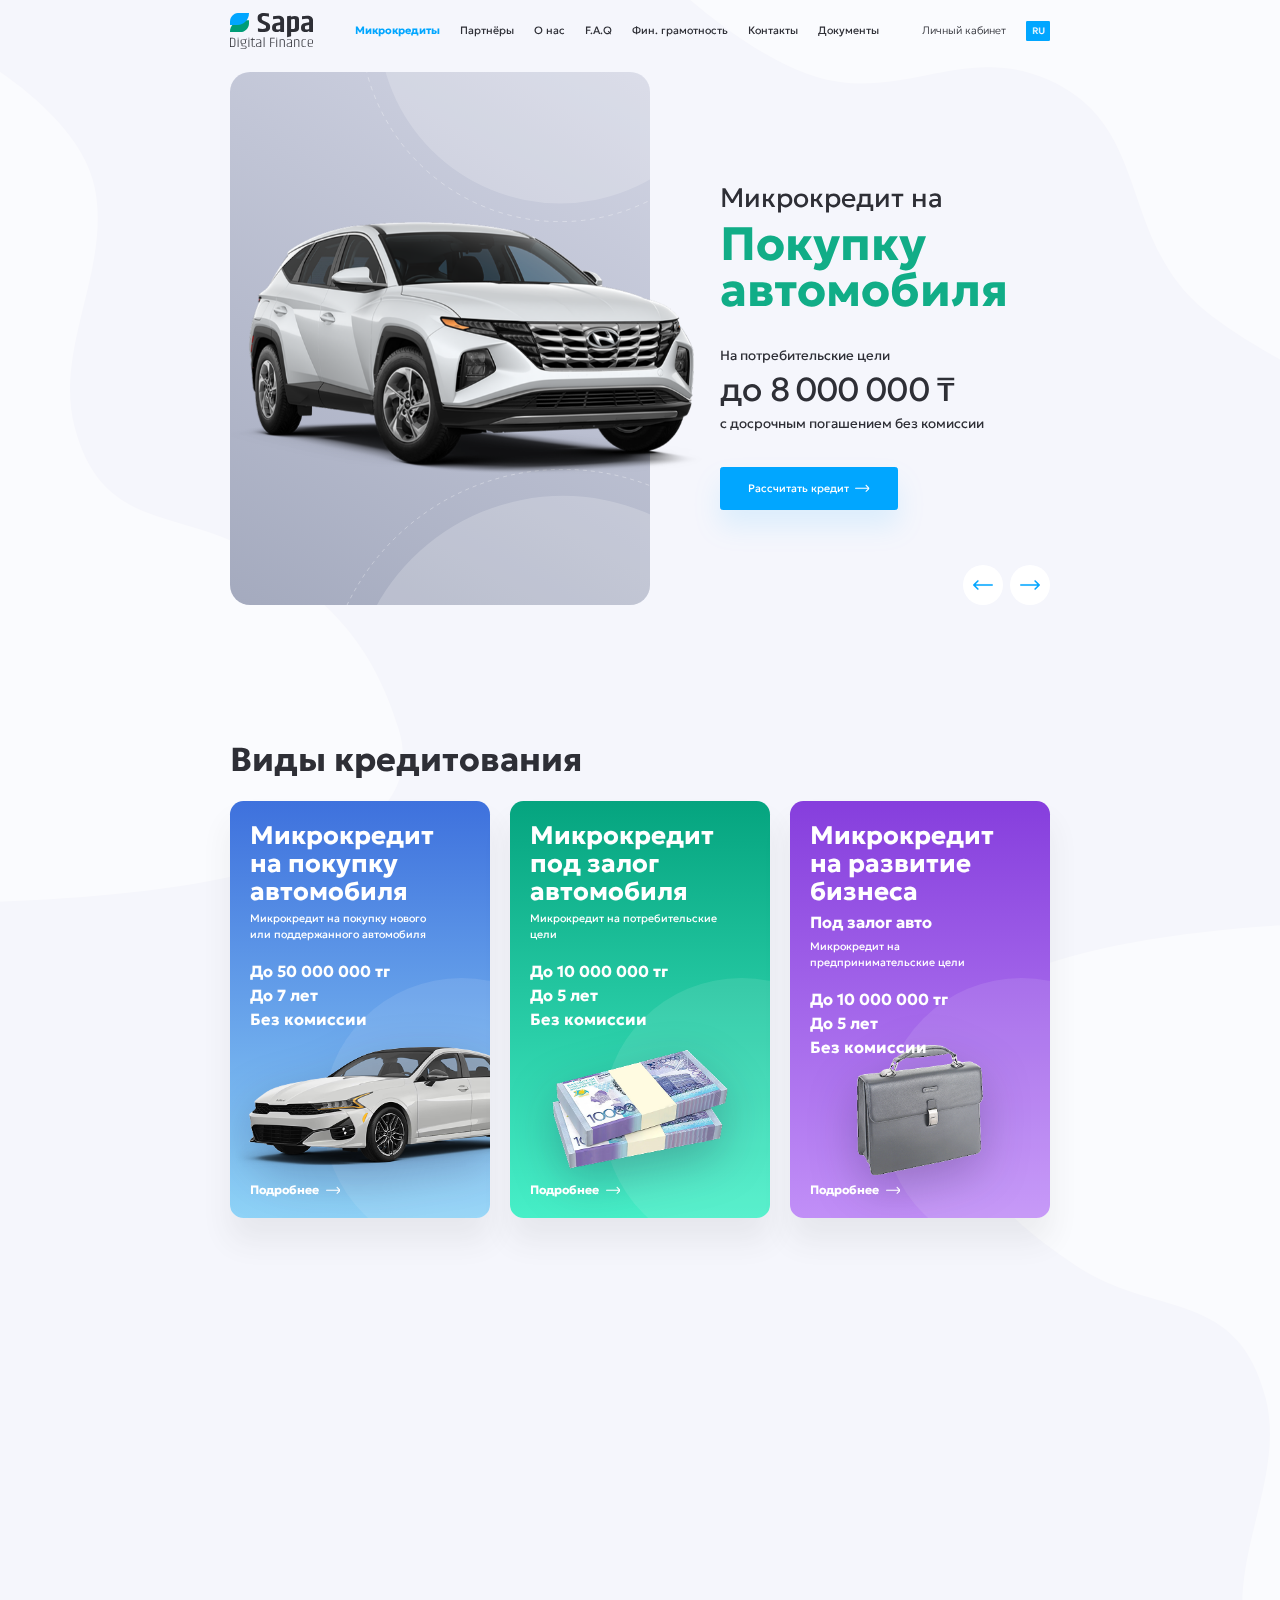
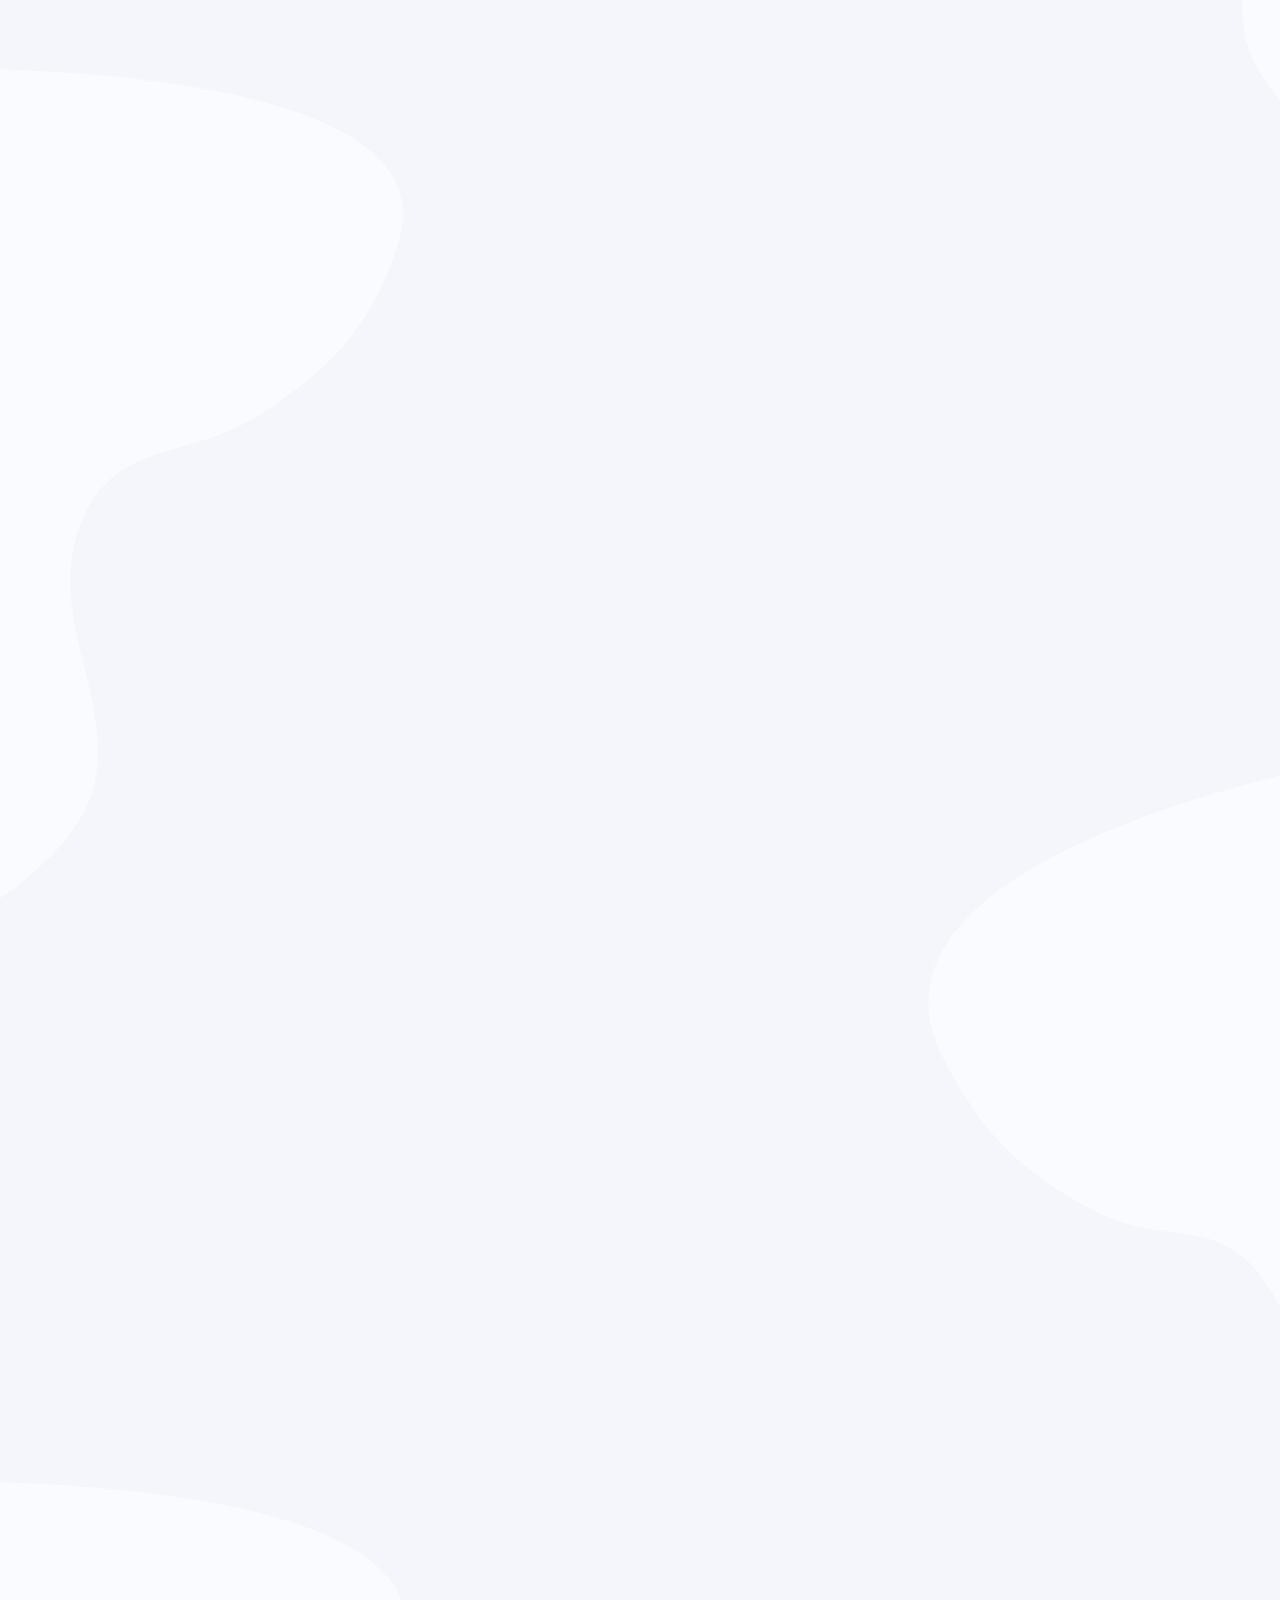
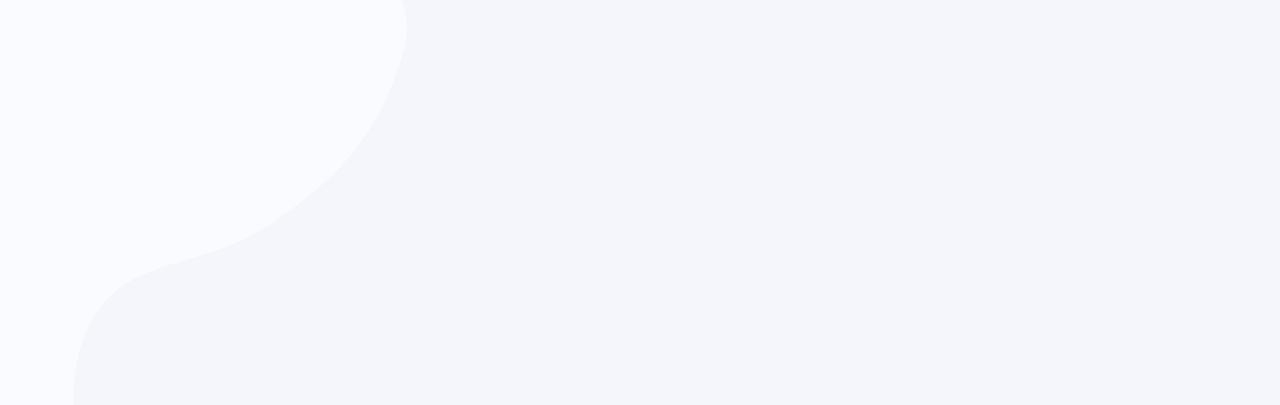
<file: index.html>
<!DOCTYPE html>
<html lang="ru">

<head>
    <meta charset="UTF-8">
    <meta http-equiv="X-UA-Compatible" content="IE=edge">
    <meta name="viewport" content="width=device-width, initial-scale=1.0">
    <title>Home</title>
    <link rel="preconnect" href="https://fonts.googleapis.com">
    <link rel="preconnect" href="https://fonts.gstatic.com" crossorigin>
    <link href="https://fonts.googleapis.com/css2?family=Geologica:wght@100..900&display=swap" rel="stylesheet">
    <link rel="stylesheet" href="css/aos.css" />
    <link rel="stylesheet" href="css/swiper.css" />
    <link rel="stylesheet" href="css/style.min.css" />
</head>

<body>
    <div class="big-wrapper">
        <header class="header">
            <div class="container">
                <div class="header__inner">
                    <a class="header__logo logo" href="#" data-aos="fade-down">
                        <img src="images/logo.svg" alt="logo">
                    </a>
                    <div class="header__wrapper">
                        <svg class="header__bg" width="1108" height="707" viewBox="0 0 1108 707" fill="none"
                            xmlns="http://www.w3.org/2000/svg">
                            <path opacity="0.5"
                                d="M257.202 211.193C134.899 173.46 0.0496078 27.9538 0.0496078 27.9538L1107.59 0.387263L1104.18 706.354C1104.18 706.354 913.384 629.117 817.437 550.203C688.04 443.778 744.505 274.837 581.91 211.554C465.767 166.352 377.077 248.177 257.202 211.193Z"
                                fill="white" />
                        </svg>
                        <div class="header__wrp">
                            <nav class="header__menu menu" data-aos="fade-down">
                                <ul class="menu__list menu-list">
                                    <li class="menu-list__item menu-list__item--active">
                                        <a class="menu-list__link" href="#">
                                            Микрокредиты
                                        </a>
                                    </li>
                                    <li class="menu-list__item">
                                        <a class="menu-list__link" href="#">
                                            Партнёры
                                        </a>
                                    </li>
                                    <li class="menu-list__item">
                                        <a class="menu-list__link" href="#">
                                            О нас
                                        </a>
                                    </li>
                                    <li class="menu-list__item">
                                        <a class="menu-list__link" href="#">
                                            F.A.Q
                                        </a>
                                    </li>
                                    <li class="menu-list__item">
                                        <a class="menu-list__link" href="#">
                                            Фин. грамотность
                                        </a>
                                    </li>
                                    <li class="menu-list__item">
                                        <a class="menu-list__link" href="#">
                                            Контакты
                                        </a>
                                    </li>
                                    <li class="menu-list__item">
                                        <a class="menu-list__link" href="#">
                                            Документы
                                        </a>
                                    </li>
                                </ul>
                            </nav>
                            <div class="header__wrap" data-aos="fade-down">
                                <a class="header__link" href="#">
                                    Личный кабинет
                                </a>
                            </div>
                            <div class="header__connect connect">
                                <h5 class="connect__title">
                                    Контакты
                                </h5>
                                <ul class="connect__list connect-list">
                                    <li class="connect-list__item">
                                        <a class="connect-list__link" href="tel:+77273550572">
                                            +7 (727) 355-05-72
                                        </a>
                                    </li>
                                    <li class="connect-list__item">
                                        <a class="connect-list__link" href="mailto:info@sdfinance.kz">
                                            info@sdfinance.kz
                                        </a>
                                    </li>
                                    <li class="connect-list__item">
                                        <a class="connect-list__link" href="#">
                                            г. Алматы ул. Шашкина 24,БЦ "K Plaza", 6 этаж
                                        </a>
                                    </li>
                                </ul>
                            </div>
                        </div>
                    </div>
                    <div class="header__lang lang" data-aos="fade-down">
                        <div class="lang__current">
                            RU
                        </div>
                        <ul class="lang__list lang-list">
                            <li class="lang-list__item">
                                <a class="lang-list__link" href="#">
                                    KZ
                                </a>
                            </li>
                        </ul>
                    </div>
                    <div class="header__burger burger" data-aos="fade-down">
                        <span></span>
                        <span></span>
                        <span></span>
                    </div>
                </div>
            </div>
        </header>
        <div class="wrapper">
            <main class="main">
                <section class="main__heading heading">
                    <div class="container">
                        <div class="heading__inner">
                            <div class="heading__swiper heading-swiper swiper">
                                <div class="swiper-wrapper">
                                    <div class="heading-swiper__slide heading-slide swiper-slide">
                                        <div class="heading-slide__view heading-view heading-view--first">
                                            <div class="heading-view__wrapper">
                                                <picture class="heading-view__circle">
                                                    <img src="images/heading-circle-1.svg" alt="circle"
                                                        data-aos="fade-up">
                                                </picture>
                                                <picture class="heading-view__circle">
                                                    <img src="images/heading-circle-2.svg" alt="circle"
                                                        data-aos="fade-up">
                                                </picture>
                                            </div>
                                            <picture class="heading-view__img">
                                                <img src="images/heading-img-1.png" alt="img" data-aos="fade-right">
                                            </picture>
                                        </div>
                                        <div class="heading-slide__body heading-body" data-aos="zoom-in">
                                            <h1 class="heading-body__title">
                                                <span>
                                                    Микрокредит на
                                                </span>
                                                <br>
                                                Покупку <br> автомобиля
                                            </h1>
                                            <div class="heading-body__wrapper">
                                                <div class="heading-body__suptext">
                                                    На потребительские цели
                                                </div>
                                                <div class="heading-body__text">
                                                    до <span>8 000 000 ₸</span>
                                                </div>
                                                <div class="heading-body__subtext">
                                                    с досрочным погашением без комиссии
                                                </div>
                                            </div>
                                            <a class="heading-body__link btn btn--blue" href="#">
                                                <span>
                                                    Рассчитать кредит
                                                </span>
                                                <svg width="22" height="22" viewBox="0 0 22 22" fill="none"
                                                    xmlns="http://www.w3.org/2000/svg">
                                                    <g clip-path="url(#clip0_4027_14902)">
                                                        <path
                                                            d="M16.0771 16.04C16.3729 16.3369 16.8418 16.3563 17.1602 16.0977L17.2217 16.042L21.7119 11.5732L21.7148 11.5713C22.028 11.2568 22.0293 10.7456 21.7158 10.4297C21.7145 10.4286 21.7128 10.4276 21.7119 10.4268L17.2217 5.95801C16.9248 5.66258 16.456 5.64456 16.1387 5.9043L16.0771 5.95996C15.7815 6.25698 15.7634 6.72666 16.0234 7.04394L16.0791 7.10449L19.0947 10.1055L19.1807 10.1904L0.859374 10.1904C0.412358 10.1904 0.0498078 10.553 0.0498042 11C0.0498043 11.447 0.412356 11.8096 0.859375 11.8096L19.1807 11.8096L19.0947 11.8945L16.0791 14.8955C15.7824 15.1912 15.7628 15.6602 16.0215 15.9785L16.0771 16.04Z"
                                                            fill="white" stroke="white" stroke-width="0.1" />
                                                    </g>
                                                    <defs>
                                                        <clipPath id="clip0_4027_14902">
                                                            <rect width="22" height="22" fill="white"
                                                                transform="matrix(1 -8.74228e-08 -8.74228e-08 -1 0 22)" />
                                                        </clipPath>
                                                    </defs>
                                                </svg>
                                            </a>
                                        </div>
                                        <a class="heading-slide__link btn btn--blue" href="#">
                                            <span>
                                                Рассчитать кредит
                                            </span>
                                            <svg width="22" height="22" viewBox="0 0 22 22" fill="none"
                                                xmlns="http://www.w3.org/2000/svg">
                                                <g clip-path="url(#clip0_4027_14902)">
                                                    <path
                                                        d="M16.0771 16.04C16.3729 16.3369 16.8418 16.3563 17.1602 16.0977L17.2217 16.042L21.7119 11.5732L21.7148 11.5713C22.028 11.2568 22.0293 10.7456 21.7158 10.4297C21.7145 10.4286 21.7128 10.4276 21.7119 10.4268L17.2217 5.95801C16.9248 5.66258 16.456 5.64456 16.1387 5.9043L16.0771 5.95996C15.7815 6.25698 15.7634 6.72666 16.0234 7.04394L16.0791 7.10449L19.0947 10.1055L19.1807 10.1904L0.859374 10.1904C0.412358 10.1904 0.0498078 10.553 0.0498042 11C0.0498043 11.447 0.412356 11.8096 0.859375 11.8096L19.1807 11.8096L19.0947 11.8945L16.0791 14.8955C15.7824 15.1912 15.7628 15.6602 16.0215 15.9785L16.0771 16.04Z"
                                                        fill="white" stroke="white" stroke-width="0.1" />
                                                </g>
                                                <defs>
                                                    <clipPath id="clip0_4027_14902">
                                                        <rect width="22" height="22" fill="white"
                                                            transform="matrix(1 -8.74228e-08 -8.74228e-08 -1 0 22)" />
                                                    </clipPath>
                                                </defs>
                                            </svg>
                                        </a>
                                    </div>
                                    <div class="heading-swiper__slide heading-slide swiper-slide">
                                        <div class="heading-slide__view heading-view heading-view--second">
                                            <div class="heading-view__wrapper">
                                                <picture class="heading-view__circle">
                                                    <img src="images/heading-circle-1.svg" alt="circle"
                                                        data-aos="fade-up">
                                                </picture>
                                                <picture class="heading-view__circle">
                                                    <img src="images/heading-circle-2.svg" alt="circle"
                                                        data-aos="fade-up">
                                                </picture>
                                            </div>
                                            <picture class="heading-view__img">
                                                <img src="images/heading-img-2.png" alt="img" data-aos="fade-right">
                                            </picture>
                                        </div>
                                        <div class="heading-slide__body heading-body" data-aos="zoom-in">
                                            <h1 class="heading-body__title">
                                                <span>
                                                    Микрокредит на
                                                </span>
                                                <br>
                                                Развитие <br> бизнеса
                                            </h1>
                                            <div class="heading-body__wrapper">
                                                <div class="heading-body__suptext">
                                                    На потребительские цели
                                                </div>
                                                <div class="heading-body__text">
                                                    до <span>8 000 000 ₸</span>
                                                </div>
                                                <div class="heading-body__subtext">
                                                    с досрочным погашением без комиссии
                                                </div>
                                            </div>
                                            <a class="heading-body__link btn btn--blue" href="#">
                                                <span>
                                                    Рассчитать кредит
                                                </span>
                                                <svg width="22" height="22" viewBox="0 0 22 22" fill="none"
                                                    xmlns="http://www.w3.org/2000/svg">
                                                    <g clip-path="url(#clip0_4027_14902)">
                                                        <path
                                                            d="M16.0771 16.04C16.3729 16.3369 16.8418 16.3563 17.1602 16.0977L17.2217 16.042L21.7119 11.5732L21.7148 11.5713C22.028 11.2568 22.0293 10.7456 21.7158 10.4297C21.7145 10.4286 21.7128 10.4276 21.7119 10.4268L17.2217 5.95801C16.9248 5.66258 16.456 5.64456 16.1387 5.9043L16.0771 5.95996C15.7815 6.25698 15.7634 6.72666 16.0234 7.04394L16.0791 7.10449L19.0947 10.1055L19.1807 10.1904L0.859374 10.1904C0.412358 10.1904 0.0498078 10.553 0.0498042 11C0.0498043 11.447 0.412356 11.8096 0.859375 11.8096L19.1807 11.8096L19.0947 11.8945L16.0791 14.8955C15.7824 15.1912 15.7628 15.6602 16.0215 15.9785L16.0771 16.04Z"
                                                            fill="white" stroke="white" stroke-width="0.1" />
                                                    </g>
                                                    <defs>
                                                        <clipPath id="clip0_4027_14902">
                                                            <rect width="22" height="22" fill="white"
                                                                transform="matrix(1 -8.74228e-08 -8.74228e-08 -1 0 22)" />
                                                        </clipPath>
                                                    </defs>
                                                </svg>
                                            </a>
                                        </div>
                                        <a class="heading-slide__link btn btn--blue" href="#">
                                            <span>
                                                Рассчитать кредит
                                            </span>
                                            <svg width="22" height="22" viewBox="0 0 22 22" fill="none"
                                                xmlns="http://www.w3.org/2000/svg">
                                                <g clip-path="url(#clip0_4027_14902)">
                                                    <path
                                                        d="M16.0771 16.04C16.3729 16.3369 16.8418 16.3563 17.1602 16.0977L17.2217 16.042L21.7119 11.5732L21.7148 11.5713C22.028 11.2568 22.0293 10.7456 21.7158 10.4297C21.7145 10.4286 21.7128 10.4276 21.7119 10.4268L17.2217 5.95801C16.9248 5.66258 16.456 5.64456 16.1387 5.9043L16.0771 5.95996C15.7815 6.25698 15.7634 6.72666 16.0234 7.04394L16.0791 7.10449L19.0947 10.1055L19.1807 10.1904L0.859374 10.1904C0.412358 10.1904 0.0498078 10.553 0.0498042 11C0.0498043 11.447 0.412356 11.8096 0.859375 11.8096L19.1807 11.8096L19.0947 11.8945L16.0791 14.8955C15.7824 15.1912 15.7628 15.6602 16.0215 15.9785L16.0771 16.04Z"
                                                        fill="white" stroke="white" stroke-width="0.1" />
                                                </g>
                                                <defs>
                                                    <clipPath id="clip0_4027_14902">
                                                        <rect width="22" height="22" fill="white"
                                                            transform="matrix(1 -8.74228e-08 -8.74228e-08 -1 0 22)" />
                                                    </clipPath>
                                                </defs>
                                            </svg>
                                        </a>
                                    </div>
                                    <div class="heading-swiper__slide heading-slide swiper-slide">
                                        <div class="heading-slide__view heading-view heading-view--third">
                                            <div class="heading-view__wrapper">
                                                <picture class="heading-view__circle">
                                                    <img src="images/heading-circle-1.svg" alt="circle"
                                                        data-aos="fade-up">
                                                </picture>
                                                <picture class="heading-view__circle">
                                                    <img src="images/heading-circle-2.svg" alt="circle"
                                                        data-aos="fade-up">
                                                </picture>
                                            </div>
                                            <picture class="heading-view__img">
                                                <img src="images/heading-img-3.png" alt="img" data-aos="fade-right">
                                            </picture>
                                        </div>
                                        <div class="heading-slide__body heading-body" data-aos="zoom-in">
                                            <h1 class="heading-body__title">
                                                <span>
                                                    Микрокредит под
                                                </span>
                                                <br>
                                                Залог автомобиля <br> онлайн
                                            </h1>
                                            <div class="heading-body__wrapper">
                                                <div class="heading-body__suptext">
                                                    На потребительские цели
                                                </div>
                                                <div class="heading-body__text">
                                                    до <span>8 000 000 ₸</span>
                                                </div>
                                                <div class="heading-body__subtext">
                                                    с досрочным погашением без комиссии
                                                </div>
                                            </div>
                                            <a class="heading-body__link btn btn--blue" href="#">
                                                <span>
                                                    Рассчитать кредит
                                                </span>
                                                <svg width="22" height="22" viewBox="0 0 22 22" fill="none"
                                                    xmlns="http://www.w3.org/2000/svg">
                                                    <g clip-path="url(#clip0_4027_14902)">
                                                        <path
                                                            d="M16.0771 16.04C16.3729 16.3369 16.8418 16.3563 17.1602 16.0977L17.2217 16.042L21.7119 11.5732L21.7148 11.5713C22.028 11.2568 22.0293 10.7456 21.7158 10.4297C21.7145 10.4286 21.7128 10.4276 21.7119 10.4268L17.2217 5.95801C16.9248 5.66258 16.456 5.64456 16.1387 5.9043L16.0771 5.95996C15.7815 6.25698 15.7634 6.72666 16.0234 7.04394L16.0791 7.10449L19.0947 10.1055L19.1807 10.1904L0.859374 10.1904C0.412358 10.1904 0.0498078 10.553 0.0498042 11C0.0498043 11.447 0.412356 11.8096 0.859375 11.8096L19.1807 11.8096L19.0947 11.8945L16.0791 14.8955C15.7824 15.1912 15.7628 15.6602 16.0215 15.9785L16.0771 16.04Z"
                                                            fill="white" stroke="white" stroke-width="0.1" />
                                                    </g>
                                                    <defs>
                                                        <clipPath id="clip0_4027_14902">
                                                            <rect width="22" height="22" fill="white"
                                                                transform="matrix(1 -8.74228e-08 -8.74228e-08 -1 0 22)" />
                                                        </clipPath>
                                                    </defs>
                                                </svg>
                                            </a>
                                        </div>
                                        <a class="heading-slide__link btn btn--blue" href="#">
                                            <span>
                                                Рассчитать кредит
                                            </span>
                                            <svg width="22" height="22" viewBox="0 0 22 22" fill="none"
                                                xmlns="http://www.w3.org/2000/svg">
                                                <g clip-path="url(#clip0_4027_14902)">
                                                    <path
                                                        d="M16.0771 16.04C16.3729 16.3369 16.8418 16.3563 17.1602 16.0977L17.2217 16.042L21.7119 11.5732L21.7148 11.5713C22.028 11.2568 22.0293 10.7456 21.7158 10.4297C21.7145 10.4286 21.7128 10.4276 21.7119 10.4268L17.2217 5.95801C16.9248 5.66258 16.456 5.64456 16.1387 5.9043L16.0771 5.95996C15.7815 6.25698 15.7634 6.72666 16.0234 7.04394L16.0791 7.10449L19.0947 10.1055L19.1807 10.1904L0.859374 10.1904C0.412358 10.1904 0.0498078 10.553 0.0498042 11C0.0498043 11.447 0.412356 11.8096 0.859375 11.8096L19.1807 11.8096L19.0947 11.8945L16.0791 14.8955C15.7824 15.1912 15.7628 15.6602 16.0215 15.9785L16.0771 16.04Z"
                                                        fill="white" stroke="white" stroke-width="0.1" />
                                                </g>
                                                <defs>
                                                    <clipPath id="clip0_4027_14902">
                                                        <rect width="22" height="22" fill="white"
                                                            transform="matrix(1 -8.74228e-08 -8.74228e-08 -1 0 22)" />
                                                    </clipPath>
                                                </defs>
                                            </svg>
                                        </a>
                                    </div>
                                </div>
                                <div class="heading-swiper__arrows arrows" data-aos="fade-down">
                                    <div class="arrows__arrow arrow arrow--prev">
                                        <svg width="30" height="30" viewBox="0 0 30 30" fill="none"
                                            xmlns="http://www.w3.org/2000/svg">
                                            <g clip-path="url(#clip0_4027_14909)">
                                                <path
                                                    d="M8.08984 21.8848C7.68007 22.2965 7.03036 22.324 6.58887 21.9658L6.50293 21.8887L0.379883 15.7949L0.378907 15.7939C-0.0579485 15.3579 -0.0602721 14.6477 0.375977 14.209C0.377499 14.2077 0.378925 14.2061 0.379884 14.2051L6.50293 8.11133C6.91467 7.70159 7.56504 7.67737 8.00488 8.03808L8.08984 8.11523C8.49946 8.52695 8.52347 9.17647 8.16309 9.61621L8.08594 9.70117L3.97461 13.793L3.88965 13.8779L28.8281 13.8779C29.4477 13.8779 29.9502 14.3804 29.9502 15C29.9502 15.6196 29.4477 16.1221 28.8281 16.1221L3.88867 16.1221L3.97461 16.207L8.08594 20.2988C8.49761 20.7086 8.52527 21.3583 8.16699 21.7998L8.08984 21.8848Z"
                                                    fill="#01A6FF" stroke="#01A6FF" stroke-width="0.1" />
                                            </g>
                                            <defs>
                                                <clipPath id="clip0_4027_14909">
                                                    <rect width="30" height="30" fill="white"
                                                        transform="translate(30 30) rotate(-180)" />
                                                </clipPath>
                                            </defs>
                                        </svg>
                                    </div>
                                    <div class="arrows__arrow arrow arrow--next">
                                        <svg width="30" height="30" viewBox="0 0 30 30" fill="none"
                                            xmlns="http://www.w3.org/2000/svg">
                                            <g clip-path="url(#clip0_4027_14913)">
                                                <path
                                                    d="M21.9102 21.8848C22.3199 22.2965 22.9696 22.324 23.4111 21.9658L23.4971 21.8887L29.6201 15.7949L29.6211 15.7939C30.0579 15.3579 30.0603 14.6477 29.624 14.209C29.6225 14.2077 29.6211 14.2061 29.6201 14.2051L23.4971 8.11133C23.0853 7.70159 22.435 7.67737 21.9951 8.03808L21.9102 8.11523C21.5005 8.52695 21.4765 9.17647 21.8369 9.61621L21.9141 9.70117L26.0254 13.793L26.1104 13.8779L1.17187 13.8779C0.552265 13.8779 0.0498092 14.3804 0.0498041 15C0.0498041 15.6196 0.552262 16.1221 1.17187 16.1221L26.1113 16.1221L26.0254 16.207L21.9141 20.2988C21.5024 20.7086 21.4747 21.3583 21.833 21.7998L21.9102 21.8848Z"
                                                    fill="#01A6FF" stroke="#01A6FF" stroke-width="0.1" />
                                            </g>
                                            <defs>
                                                <clipPath id="clip0_4027_14913">
                                                    <rect width="30" height="30" fill="white"
                                                        transform="matrix(1 -8.74228e-08 -8.74228e-08 -1 0 30)" />
                                                </clipPath>
                                            </defs>
                                        </svg>
                                    </div>
                                </div>
                            </div>
                        </div>
                    </div>
                </section>
                <section class="main__types types">
                    <div class="container">
                        <h2 class="types__title title" data-aos="fade-right">
                            Виды кредитования
                        </h2>
                        <div class="types__inner">
                            <a class="types__type type type--first" data-aos="zoom-in" href="#calculators">
                                <div class="type__circle"></div>
                                <div class="type__inner">
                                    <h5 class="type__title">
                                        Микрокредит на покупку автомобиля
                                    </h5>
                                    <p class="type__text">
                                        Микрокредит на покупку нового <br>
                                        или поддержанного автомобиля
                                    </p>
                                    <div class="type__wrapper">
                                        <div class="type__subtext">
                                            До 50 000 000 тг
                                        </div>
                                        <div class="type__subtext">
                                            До 7 лет
                                        </div>
                                        <div class="type__subtext">
                                            Без комиссии
                                        </div>
                                    </div>
                                    <div class="type__wrap">
                                        <picture class="type__img">
                                            <img src="images/type-img-1.png" alt="img">
                                        </picture>
                                    </div>
                                    <div class="type__link">
                                        <span>
                                            Подробнее
                                        </span>
                                        <svg width="22" height="22" viewBox="0 0 22 22" fill="none"
                                            xmlns="http://www.w3.org/2000/svg">
                                            <g clip-path="url(#clip0_4027_14902)">
                                                <path
                                                    d="M16.0771 16.04C16.3729 16.3369 16.8418 16.3563 17.1602 16.0977L17.2217 16.042L21.7119 11.5732L21.7148 11.5713C22.028 11.2568 22.0293 10.7456 21.7158 10.4297C21.7145 10.4286 21.7128 10.4276 21.7119 10.4268L17.2217 5.95801C16.9248 5.66258 16.456 5.64456 16.1387 5.9043L16.0771 5.95996C15.7815 6.25698 15.7634 6.72666 16.0234 7.04394L16.0791 7.10449L19.0947 10.1055L19.1807 10.1904L0.859374 10.1904C0.412358 10.1904 0.0498078 10.553 0.0498042 11C0.0498043 11.447 0.412356 11.8096 0.859375 11.8096L19.1807 11.8096L19.0947 11.8945L16.0791 14.8955C15.7824 15.1912 15.7628 15.6602 16.0215 15.9785L16.0771 16.04Z"
                                                    fill="white" stroke="white" stroke-width="0.1"></path>
                                            </g>
                                            <defs>
                                                <clipPath id="clip0_4027_14902">
                                                    <rect width="22" height="22" fill="white"
                                                        transform="matrix(1 -8.74228e-08 -8.74228e-08 -1 0 22)"></rect>
                                                </clipPath>
                                            </defs>
                                        </svg>
                                    </div>
                                </div>
                            </a>
                            <a class="types__type type type--second" data-aos="zoom-in" href="#calculators">
                                <div class="type__circle"></div>
                                <div class="type__inner">
                                    <h5 class="type__title">
                                        Микрокредит <br>
                                        под залог автомобиля
                                    </h5>
                                    <p class="type__text">
                                        Микрокредит на потребительские цели
                                    </p>
                                    <div class="type__wrapper">
                                        <div class="type__subtext">
                                            До 10 000 000 тг
                                        </div>
                                        <div class="type__subtext">
                                            До 5 лет
                                        </div>
                                        <div class="type__subtext">
                                            Без комиссии
                                        </div>
                                    </div>
                                    <div class="type__wrap">
                                        <picture class="type__img">
                                            <img src="images/type-img-2.png" alt="img">
                                        </picture>
                                    </div>
                                    <div class="type__link">
                                        <span>
                                            Подробнее
                                        </span>
                                        <svg width="22" height="22" viewBox="0 0 22 22" fill="none"
                                            xmlns="http://www.w3.org/2000/svg">
                                            <g clip-path="url(#clip0_4027_14902)">
                                                <path
                                                    d="M16.0771 16.04C16.3729 16.3369 16.8418 16.3563 17.1602 16.0977L17.2217 16.042L21.7119 11.5732L21.7148 11.5713C22.028 11.2568 22.0293 10.7456 21.7158 10.4297C21.7145 10.4286 21.7128 10.4276 21.7119 10.4268L17.2217 5.95801C16.9248 5.66258 16.456 5.64456 16.1387 5.9043L16.0771 5.95996C15.7815 6.25698 15.7634 6.72666 16.0234 7.04394L16.0791 7.10449L19.0947 10.1055L19.1807 10.1904L0.859374 10.1904C0.412358 10.1904 0.0498078 10.553 0.0498042 11C0.0498043 11.447 0.412356 11.8096 0.859375 11.8096L19.1807 11.8096L19.0947 11.8945L16.0791 14.8955C15.7824 15.1912 15.7628 15.6602 16.0215 15.9785L16.0771 16.04Z"
                                                    fill="white" stroke="white" stroke-width="0.1"></path>
                                            </g>
                                            <defs>
                                                <clipPath id="clip0_4027_14902">
                                                    <rect width="22" height="22" fill="white"
                                                        transform="matrix(1 -8.74228e-08 -8.74228e-08 -1 0 22)"></rect>
                                                </clipPath>
                                            </defs>
                                        </svg>
                                    </div>
                                </div>
                            </a>
                            <a class="types__type type type--third" data-aos="zoom-in" href="#calculators">
                                <div class="type__circle"></div>
                                <div class="type__inner">
                                    <h5 class="type__title">
                                        Микрокредит на развитие бизнеса
                                        <span>
                                            Под залог авто
                                        </span>
                                    </h5>
                                    <p class="type__text">
                                        Микрокредит на предпринимательские цели
                                    </p>
                                    <div class="type__wrapper">
                                        <div class="type__subtext">
                                            До 10 000 000 тг
                                        </div>
                                        <div class="type__subtext">
                                            До 5 лет
                                        </div>
                                        <div class="type__subtext">
                                            Без комиссии
                                        </div>
                                    </div>
                                    <div class="type__wrap">
                                        <picture class="type__img">
                                            <img src="images/type-img-3.png" alt="img">
                                        </picture>
                                    </div>
                                    <div class="type__link">
                                        <span>
                                            Подробнее
                                        </span>
                                        <svg width="22" height="22" viewBox="0 0 22 22" fill="none"
                                            xmlns="http://www.w3.org/2000/svg">
                                            <g clip-path="url(#clip0_4027_14902)">
                                                <path
                                                    d="M16.0771 16.04C16.3729 16.3369 16.8418 16.3563 17.1602 16.0977L17.2217 16.042L21.7119 11.5732L21.7148 11.5713C22.028 11.2568 22.0293 10.7456 21.7158 10.4297C21.7145 10.4286 21.7128 10.4276 21.7119 10.4268L17.2217 5.95801C16.9248 5.66258 16.456 5.64456 16.1387 5.9043L16.0771 5.95996C15.7815 6.25698 15.7634 6.72666 16.0234 7.04394L16.0791 7.10449L19.0947 10.1055L19.1807 10.1904L0.859374 10.1904C0.412358 10.1904 0.0498078 10.553 0.0498042 11C0.0498043 11.447 0.412356 11.8096 0.859375 11.8096L19.1807 11.8096L19.0947 11.8945L16.0791 14.8955C15.7824 15.1912 15.7628 15.6602 16.0215 15.9785L16.0771 16.04Z"
                                                    fill="white" stroke="white" stroke-width="0.1"></path>
                                            </g>
                                            <defs>
                                                <clipPath id="clip0_4027_14902">
                                                    <rect width="22" height="22" fill="white"
                                                        transform="matrix(1 -8.74228e-08 -8.74228e-08 -1 0 22)"></rect>
                                                </clipPath>
                                            </defs>
                                        </svg>
                                    </div>
                                </div>
                            </a>
                        </div>
                    </div>
                </section>
                <section class="main__calculators calculators" data-aos="zoom-in" id="calculators">
                    <div class="container">
                        <h2 class="calculators__title title">
                            Кредитный калькулятор
                        </h2>
                        <form class="calculators__calculator calculator calculator--desk calculator--second" action="#"
                            method="#">
                            <div class="calculator__head calculator-head">
                                <div class="calculator-head__box calculator-box">
                                    <h2 class="calculator-box__title">
                                        Кредитный калькулятор
                                    </h2>
                                    <div class="calculator-box__radios calculator-radios">
                                        <div class="calculator-radios__radio calculator-radio calculator-radio--active">
                                            <input class="calculator-radio__input" type="radio" name="autoStatus"
                                                id="newAuto" checked>
                                            <label class="calculator-radio__label" for="newAuto">
                                                Новое авто
                                            </label>
                                        </div>
                                        <div class="calculator-radios__radio calculator-radio">
                                            <input class="calculator-radio__input" type="radio" name="autoStatus"
                                                id="usedAuto">
                                            <label class="calculator-radio__label" for="usedAuto">
                                                С пробегом
                                            </label>
                                        </div>
                                    </div>
                                </div>
                                <div class="calculator-head__box calculator-box">
                                    <h2 class="calculator-box__title">
                                        Условия кредитования
                                    </h2>
                                    <div class="calculator-box__radios calculator-radios">
                                        <div class="calculator-radios__radio calculator-radio calculator-radio--active">
                                            <input class="calculator-radio__input" type="radio" name="lifeInsurance"
                                                id="lifeInsuranced" checked>
                                            <label class="calculator-radio__label" for="lifeInsuranced">
                                                Со страхованием жизни
                                            </label>
                                        </div>
                                        <div class="calculator-radios__radio calculator-radio">
                                            <input class="calculator-radio__input" type="radio" name="lifeInsurance"
                                                id="unlifeInsuranced">
                                            <label class="calculator-radio__label" for="unlifeInsuranced">
                                                Без страховки
                                            </label>
                                        </div>
                                    </div>
                                </div>
                            </div>
                            <div class="calculator__body calculator-body">
                                <div class="calculator-body__content calculator-content">
                                    <div class="calculator-content__dashboard dashboard dashboard--first">
                                        <picture class="dashboard__img">
                                            <img src="images/dashboard-img-1.svg" alt="img">
                                        </picture>
                                        <div class="dashboard__wrap">
                                            <div class="dashboard__line">
                                                <span></span>
                                                <span></span>
                                            </div>
                                        </div>
                                        <div class="dashboard__info dashboard-info">
                                            <div class="dashboard-info__suptext">
                                                Срок
                                            </div>
                                            <div class="dashboard-info__text dashboard-info__text--period">
                                                36 мес
                                            </div>
                                        </div>
                                    </div>
                                    <div class="calculator-content__info calculator-info">
                                        <div class="calculator-info__features features">
                                            <div
                                                class="features__item features-item features-item--new features-item--active">
                                                <svg width="42" height="28" viewBox="0 0 42 28" fill="none"
                                                    xmlns="http://www.w3.org/2000/svg">
                                                    <path
                                                        d="M24.6982 18.1347C21.7162 18.1347 18.7286 18.1347 15.7465 18.1347C15.4466 19.951 14.436 20.9832 12.9366 21.0001C11.3706 21.0227 10.3877 20.0638 10.0156 18.1403C9.84903 18.1065 9.67133 18.0896 9.50473 18.0444C8.63843 17.8075 8.02203 17.0122 8.01092 16.0984C7.99982 15.2072 7.99982 14.3103 8.01092 13.4191C8.01648 12.793 8.3108 12.3361 8.82724 12.0033C8.96052 11.9187 9.09379 11.8003 9.18265 11.6649C9.69909 10.8921 10.21 10.1137 10.7264 9.32968C11.7427 7.77851 13.1643 7.00011 15.0024 7.00575C16.9738 7.01139 18.9451 7.01703 20.9165 7.00011C21.6273 6.99447 22.2326 7.21445 22.7824 7.6657C24.3817 8.97996 25.9921 10.2717 27.5859 11.5803C27.7747 11.7382 27.9635 11.8059 28.2078 11.8115C29.6072 11.8567 30.9622 12.1331 32.2672 12.6351C33.3001 13.0299 33.9776 14.0452 33.9887 15.1677C33.9943 15.5964 34.0109 16.0364 33.9387 16.4594C33.7721 17.424 32.9669 18.0952 32.0007 18.1178C31.4787 18.129 30.9511 18.1178 30.4347 18.1178C30.0293 20.0976 29.0464 21.0396 27.4526 21.0001C25.9866 20.9663 24.9648 19.9058 24.6982 18.1347ZM25.1869 11.7777C25.1425 11.7269 25.1258 11.6931 25.0981 11.6762C23.9486 10.7398 22.8102 9.80349 21.6495 8.88407C21.4829 8.7487 21.2275 8.66973 21.0165 8.66409C20.0669 8.64152 19.1117 8.65281 18.1566 8.65281C18.0844 8.65281 18.0178 8.66973 17.9456 8.67537C17.9456 9.71888 17.9456 10.7398 17.9456 11.7777C20.3556 11.7777 22.7491 11.7777 25.1869 11.7777ZM16.2741 8.65281C15.7798 8.65281 15.3023 8.64152 14.8191 8.65281C13.864 8.67537 13.031 9.02509 12.4313 9.78093C11.9481 10.3901 11.5483 11.0783 11.1152 11.7326C11.1096 11.7439 11.1207 11.7664 11.1263 11.7833C12.8366 11.7833 14.547 11.7833 16.2741 11.7833C16.2741 10.7342 16.2741 9.7076 16.2741 8.65281ZM11.6649 18.1121C11.6594 18.8003 12.198 19.353 12.87 19.3587C13.5308 19.3643 14.0917 18.8003 14.0972 18.129C14.1028 17.4522 13.553 16.8881 12.8866 16.8881C12.2091 16.8825 11.6705 17.424 11.6649 18.1121ZM28.7798 18.1121C28.7798 17.4296 28.2356 16.8825 27.5581 16.8825C26.8917 16.8825 26.342 17.4465 26.3475 18.1234C26.3531 18.8003 26.9084 19.3587 27.5748 19.353C28.2356 19.353 28.7798 18.7946 28.7798 18.1121Z"
                                                        fill="white" />
                                                    <g clip-path="url(#clip0_4027_15549)">
                                                        <path
                                                            d="M32.9962 2.00003C33.069 1.9988 33.1134 2.03457 33.1393 2.11845C33.2331 2.42191 33.3256 2.72659 33.4181 3.03128C33.4748 3.21755 33.5291 3.40505 33.5895 3.59008C33.7302 4.01196 34.0164 4.28827 34.4407 4.41903C34.9131 4.56459 35.3868 4.70768 35.8593 4.852C35.9185 4.87051 35.9715 4.89271 35.9913 4.95809C36.0147 5.03704 35.974 5.10982 35.8852 5.13696C35.6212 5.2196 35.356 5.29978 35.0908 5.37997C34.8453 5.45521 34.5961 5.51936 34.3556 5.60817C33.9596 5.7525 33.7018 6.03622 33.5772 6.43959C33.4317 6.91204 33.2886 7.38572 33.1442 7.85817C33.1257 7.91738 33.1048 7.97166 33.0394 7.9914C32.9592 8.01607 32.8864 7.97413 32.8581 7.88038C32.7433 7.50784 32.6298 7.13531 32.5164 6.76154C32.4769 6.63449 32.4423 6.50497 32.3979 6.37914C32.2598 5.98811 31.9933 5.71919 31.5986 5.59214C31.1064 5.43301 30.6105 5.28745 30.1159 5.13696C30.0505 5.11722 30.0061 5.08145 29.9999 5.01113C29.9925 4.93465 30.0307 4.88408 30.1134 4.85941C30.4859 4.74469 30.8585 4.6312 31.2322 4.51771C31.3482 4.48194 31.4641 4.44863 31.5789 4.41039C32.0057 4.26977 32.2857 3.98235 32.4177 3.55431C32.5632 3.08186 32.7063 2.60817 32.8506 2.13572C32.8815 2.0395 32.9222 2.00126 32.9962 2.00003Z"
                                                            fill="white" />
                                                    </g>
                                                    <g clip-path="url(#clip1_4027_15549)">
                                                        <path
                                                            d="M36.9962 9.00003C37.069 8.9988 37.1134 9.03457 37.1393 9.11845C37.2331 9.42191 37.3256 9.72659 37.4181 10.0313C37.4748 10.2175 37.5291 10.405 37.5895 10.5901C37.7302 11.012 38.0164 11.2883 38.4407 11.419C38.9131 11.5646 39.3868 11.7077 39.8593 11.852C39.9185 11.8705 39.9715 11.8927 39.9913 11.9581C40.0147 12.037 39.974 12.1098 39.8852 12.137C39.6212 12.2196 39.356 12.2998 39.0908 12.38C38.8453 12.4552 38.5961 12.5194 38.3556 12.6082C37.9596 12.7525 37.7018 13.0362 37.5772 13.4396C37.4317 13.912 37.2886 14.3857 37.1442 14.8582C37.1257 14.9174 37.1048 14.9717 37.0394 14.9914C36.9592 15.0161 36.8864 14.9741 36.8581 14.8804C36.7433 14.5078 36.6298 14.1353 36.5164 13.7615C36.4769 13.6345 36.4423 13.505 36.3979 13.3791C36.2598 12.9881 35.9933 12.7192 35.5986 12.5921C35.1064 12.433 34.6105 12.2874 34.1159 12.137C34.0505 12.1172 34.0061 12.0814 33.9999 12.0111C33.9925 11.9347 34.0307 11.8841 34.1134 11.8594C34.4859 11.7447 34.8585 11.6312 35.2322 11.5177C35.3482 11.4819 35.4641 11.4486 35.5789 11.4104C36.0057 11.2698 36.2857 10.9823 36.4177 10.5543C36.5632 10.0819 36.7063 9.60817 36.8506 9.13572C36.8815 9.0395 36.9222 9.00126 36.9962 9.00003Z"
                                                            fill="white" />
                                                    </g>
                                                    <g clip-path="url(#clip2_4027_15549)">
                                                        <path
                                                            d="M27.9962 4.00003C28.069 3.9988 28.1134 4.03457 28.1393 4.11845C28.2331 4.42191 28.3256 4.72659 28.4181 5.03128C28.4748 5.21755 28.5291 5.40505 28.5895 5.59008C28.7302 6.01196 29.0164 6.28827 29.4407 6.41903C29.9131 6.56459 30.3868 6.70768 30.8593 6.852C30.9185 6.87051 30.9715 6.89271 30.9913 6.95809C31.0147 7.03704 30.974 7.10982 30.8852 7.13696C30.6212 7.2196 30.356 7.29978 30.0908 7.37997C29.8453 7.45521 29.5961 7.51936 29.3556 7.60817C28.9596 7.7525 28.7018 8.03622 28.5772 8.43959C28.4317 8.91204 28.2886 9.38572 28.1442 9.85817C28.1257 9.91738 28.1048 9.97166 28.0394 9.9914C27.9592 10.0161 27.8864 9.97413 27.8581 9.88038C27.7433 9.50784 27.6298 9.13531 27.5164 8.76154C27.4769 8.63449 27.4423 8.50497 27.3979 8.37914C27.2598 7.98811 26.9933 7.71919 26.5986 7.59214C26.1064 7.43301 25.6105 7.28745 25.1159 7.13696C25.0505 7.11722 25.0061 7.08145 24.9999 7.01113C24.9925 6.93465 25.0307 6.88408 25.1134 6.85941C25.4859 6.74469 25.8585 6.6312 26.2322 6.51771C26.3482 6.48194 26.4641 6.44863 26.5789 6.41039C27.0057 6.26977 27.2857 5.98235 27.4177 5.55431C27.5632 5.08186 27.7063 4.60817 27.8506 4.13572C27.8815 4.0395 27.9222 4.00126 27.9962 4.00003Z"
                                                            fill="white" />
                                                    </g>
                                                    <g clip-path="url(#clip3_4027_15549)">
                                                        <path
                                                            d="M6.99621 2.00003C7.06899 1.9988 7.1134 2.03457 7.1393 2.11845C7.23305 2.42191 7.32557 2.72659 7.41808 3.03128C7.47483 3.21755 7.5291 3.40505 7.58955 3.59008C7.73017 4.01196 8.01636 4.28827 8.4407 4.41903C8.91315 4.56459 9.38683 4.70768 9.85928 4.852C9.91849 4.87051 9.97154 4.89271 9.99127 4.95809C10.0147 5.03704 9.974 5.10982 9.88519 5.13696C9.62121 5.2196 9.35599 5.29978 9.09078 5.37997C8.8453 5.45521 8.59613 5.51936 8.35558 5.60817C7.95961 5.7525 7.7018 6.03622 7.57721 6.43959C7.43165 6.91204 7.28856 7.38572 7.14423 7.85817C7.12573 7.91738 7.10476 7.97166 7.03938 7.9914C6.9592 8.01607 6.88642 7.97413 6.85805 7.88038C6.74333 7.50784 6.62984 7.13531 6.51636 6.76154C6.47688 6.63449 6.44234 6.50497 6.39794 6.37914C6.25978 5.98811 5.99333 5.71919 5.59859 5.59214C5.10641 5.43301 4.61052 5.28745 4.11586 5.13696C4.05048 5.11722 4.00608 5.08145 3.99991 5.01113C3.99251 4.93465 4.03075 4.88408 4.1134 4.85941C4.48593 4.74469 4.85846 4.6312 5.23223 4.51771C5.34818 4.48194 5.46414 4.44863 5.57886 4.41039C6.00567 4.26977 6.28568 3.98235 6.41767 3.55431C6.56323 3.08186 6.70632 2.60817 6.85065 2.13572C6.88149 2.0395 6.9222 2.00126 6.99621 2.00003Z"
                                                            fill="white" />
                                                    </g>
                                                    <g clip-path="url(#clip4_4027_15549)">
                                                        <path
                                                            d="M4.99621 7.00003C5.06899 6.9988 5.1134 7.03457 5.1393 7.11845C5.23305 7.42191 5.32557 7.72659 5.41808 8.03128C5.47483 8.21755 5.5291 8.40505 5.58955 8.59008C5.73017 9.01196 6.01636 9.28827 6.4407 9.41903C6.91315 9.56459 7.38683 9.70768 7.85928 9.852C7.91849 9.87051 7.97154 9.89271 7.99127 9.95809C8.01471 10.037 7.974 10.1098 7.88519 10.137C7.62121 10.2196 7.35599 10.2998 7.09078 10.38C6.8453 10.4552 6.59613 10.5194 6.35558 10.6082C5.95961 10.7525 5.7018 11.0362 5.57721 11.4396C5.43165 11.912 5.28856 12.3857 5.14423 12.8582C5.12573 12.9174 5.10476 12.9717 5.03938 12.9914C4.9592 13.0161 4.88642 12.9741 4.85805 12.8804C4.74333 12.5078 4.62984 12.1353 4.51636 11.7615C4.47688 11.6345 4.44234 11.505 4.39794 11.3791C4.25978 10.9881 3.99333 10.7192 3.59859 10.5921C3.10641 10.433 2.61052 10.2874 2.11586 10.137C2.05048 10.1172 2.00608 10.0814 1.99991 10.0111C1.99251 9.93465 2.03075 9.88408 2.1134 9.85941C2.48593 9.74469 2.85846 9.6312 3.23223 9.51771C3.34818 9.48194 3.46414 9.44863 3.57886 9.41039C4.00567 9.26977 4.28568 8.98235 4.41767 8.55431C4.56323 8.08186 4.70632 7.60817 4.85065 7.13572C4.88149 7.0395 4.9222 7.00126 4.99621 7.00003Z"
                                                            fill="white" />
                                                    </g>
                                                    <defs>
                                                        <clipPath id="clip0_4027_15549">
                                                            <rect width="6" height="6" fill="white"
                                                                transform="translate(29.9999 2)" />
                                                        </clipPath>
                                                        <clipPath id="clip1_4027_15549">
                                                            <rect width="6" height="6" fill="white"
                                                                transform="translate(33.9999 9)" />
                                                        </clipPath>
                                                        <clipPath id="clip2_4027_15549">
                                                            <rect width="6" height="6" fill="white"
                                                                transform="translate(24.9999 4)" />
                                                        </clipPath>
                                                        <clipPath id="clip3_4027_15549">
                                                            <rect width="6" height="6" fill="white"
                                                                transform="translate(3.99991 2)" />
                                                        </clipPath>
                                                        <clipPath id="clip4_4027_15549">
                                                            <rect width="6" height="6" fill="white"
                                                                transform="translate(1.99991 7)" />
                                                        </clipPath>
                                                    </defs>
                                                </svg>
                                            </div>
                                            <div
                                                class="features__item features-item features-item--insurance features-item--active">
                                                <svg width="20" height="24" viewBox="0 0 20 24" fill="none"
                                                    xmlns="http://www.w3.org/2000/svg">
                                                    <g clip-path="url(#clip0_4027_15544)">
                                                        <path
                                                            d="M2.41315e-05 3.33587C0.245401 3.33587 0.469441 3.32876 0.693481 3.33587C3.17214 3.42834 5.53701 2.93403 7.77385 1.87428C8.4922 1.53289 9.17143 1.10259 9.86489 0.704296C9.97157 0.64384 10.0427 0.636728 10.1458 0.704296C11.6928 1.7107 13.3571 2.44683 15.1458 2.90202C16.5932 3.26831 18.0619 3.40344 19.5519 3.33587C19.9289 3.31809 19.9325 3.32521 19.968 3.70572C19.9894 3.95465 20.0071 4.20358 20.0036 4.44896C19.9965 5.57983 20.0142 6.71425 19.9609 7.84156C19.8471 10.2242 19.2817 12.5002 18.2575 14.6552C16.6039 18.1083 14.0754 20.7754 10.8855 22.8451C10.6259 23.0123 10.3628 23.1723 10.096 23.3216C10.0463 23.3501 9.95735 23.3501 9.91112 23.3216C7.56759 21.9916 5.55835 20.274 3.90116 18.151C2.13374 15.8892 0.960195 13.3572 0.387649 10.5407C0.131603 9.27115 0.00358032 7.99092 2.41315e-05 6.69291C-0.00353206 5.63673 2.41315e-05 4.5841 2.41315e-05 3.52791C2.41315e-05 3.47101 2.41315e-05 3.41411 2.41315e-05 3.33587ZM17.3293 5.9639C17.2831 5.95678 17.2618 5.95323 17.2369 5.94967C16.3549 5.80387 15.4659 5.69363 14.5946 5.50159C13.0477 5.15664 11.5861 4.58054 10.2027 3.80173C10.0569 3.71994 9.94668 3.71639 9.79732 3.79818C8.12591 4.72634 6.34782 5.35223 4.47015 5.70785C3.94028 5.80742 3.40685 5.87499 2.87342 5.9639C2.77741 5.97812 2.66717 5.96745 2.66361 6.13459C2.63516 8.02649 2.8592 9.88282 3.45308 11.6858C4.63374 15.2562 6.82435 18.0798 9.87556 20.2491C9.96802 20.3167 10.0285 20.3131 10.1209 20.2455C11.1593 19.4916 12.1124 18.6381 12.9694 17.6815C14.3884 16.1026 15.5086 14.3352 16.2696 12.3473C16.9239 10.6367 17.2653 8.86575 17.3222 7.04142C17.34 6.6858 17.3293 6.33018 17.3293 5.9639Z"
                                                            fill="white" />
                                                        <path
                                                            d="M15.9708 7.58021C15.5868 12.0539 13.6842 15.7239 10.1849 18.5511C10.0533 18.6577 9.96444 18.6648 9.82575 18.5546C7.09815 16.3747 5.30583 13.5973 4.44524 10.2118C4.20342 9.26229 4.07184 8.295 4.01494 7.31705C4.00782 7.17481 4.04339 7.12146 4.18919 7.10013C6.16643 6.79429 8.0441 6.18974 9.8293 5.28291C9.95021 5.22246 10.0498 5.21535 10.1743 5.27936C11.7781 6.09728 13.4673 6.66271 15.2347 7.00411C15.4267 7.03967 15.6188 7.07879 15.8144 7.10013C15.9531 7.11435 16.0206 7.16414 15.9922 7.3135C15.9708 7.39885 15.9744 7.49131 15.9708 7.58021ZM12.8165 8.87466C11.6643 10.0304 10.4943 11.2004 9.30299 12.3953C8.80512 11.8903 8.31081 11.3889 7.8165 10.891C7.50356 11.204 7.20128 11.5098 6.90967 11.805C7.71693 12.6122 8.5313 13.4266 9.33499 14.2267C10.8037 12.758 12.2831 11.2786 13.7624 9.80283C13.4673 9.51122 13.1615 9.2125 12.8165 8.87466Z"
                                                            fill="white" />
                                                    </g>
                                                    <defs>
                                                        <clipPath id="clip0_4027_15544">
                                                            <rect width="20" height="22.6885" fill="white"
                                                                transform="translate(0 0.65625)" />
                                                        </clipPath>
                                                    </defs>
                                                </svg>
                                            </div>
                                            <div class="features__item features-item features-item--used">
                                                <svg width="26" height="14" viewBox="0 0 26 14" fill="none"
                                                    xmlns="http://www.w3.org/2000/svg">
                                                    <g clip-path="url(#clip0_4027_15568)">
                                                        <path
                                                            d="M16.6982 11.1347C13.7162 11.1347 10.7286 11.1347 7.74651 11.1347C7.44663 12.951 6.43595 13.9832 4.9366 14.0001C3.3706 14.0227 2.38769 13.0638 2.01562 11.1403C1.84903 11.1065 1.67133 11.0896 1.50473 11.0444C0.638433 10.8075 0.0220301 10.0122 0.0109238 9.09841C-0.000182597 8.2072 -0.000182597 7.31034 0.0109238 6.41912C0.0164769 5.79302 0.310796 5.33613 0.827241 5.00333C0.960518 4.91872 1.09379 4.80027 1.18265 4.66489C1.69909 3.89213 2.20998 3.11372 2.72643 2.32968C3.74266 0.77851 5.16428 0.00010575 7.00238 0.00574636C8.97376 0.011387 10.9451 0.0170276 12.9165 0.00010575C13.6273 -0.00553486 14.2326 0.214449 14.7824 0.665698C16.3817 1.97996 17.9921 3.27166 19.5859 4.58028C19.7747 4.73822 19.9635 4.80591 20.2078 4.81155C21.6072 4.85667 22.9622 5.13306 24.2672 5.63508C25.3001 6.02992 25.9776 7.04523 25.9887 8.16771C25.9943 8.5964 26.0109 9.03637 25.9387 9.45941C25.7721 10.424 24.9669 11.0952 24.0007 11.1178C23.4787 11.129 22.9511 11.1178 22.4347 11.1178C22.0293 13.0976 21.0464 14.0396 19.4526 14.0001C17.9866 13.9663 16.9648 12.9058 16.6982 11.1347ZM17.1869 4.7777C17.1425 4.72694 17.1258 4.6931 17.0981 4.67617C15.9486 3.73983 14.8102 2.80349 13.6495 1.88407C13.4829 1.7487 13.2275 1.66973 13.0165 1.66409C12.0669 1.64152 11.1117 1.65281 10.1566 1.65281C10.0844 1.65281 10.0178 1.66973 9.94557 1.67537C9.94557 2.71888 9.94557 3.73983 9.94557 4.7777C12.3556 4.7777 14.7491 4.7777 17.1869 4.7777ZM8.27406 1.65281C7.77982 1.65281 7.30225 1.64152 6.81912 1.65281C5.86398 1.67537 5.031 2.02509 4.43126 2.78093C3.94813 3.39011 3.5483 4.07827 3.11515 4.73258C3.1096 4.74386 3.12071 4.76642 3.12626 4.78335C4.83664 4.78335 6.54702 4.78335 8.27406 4.78335C8.27406 3.73419 8.27406 2.7076 8.27406 1.65281ZM3.66492 11.1121C3.65936 11.8003 4.19802 12.353 4.86996 12.3587C5.53079 12.3643 6.09166 11.8003 6.09721 11.129C6.10276 10.4522 5.553 9.8881 4.88662 9.8881C4.20913 9.88246 3.67047 10.424 3.66492 11.1121ZM20.7798 11.1121C20.7798 10.4296 20.2356 9.88246 19.5581 9.88246C18.8917 9.88246 18.342 10.4465 18.3475 11.1234C18.3531 11.8003 18.9084 12.3587 19.5748 12.353C20.2356 12.353 20.7798 11.7946 20.7798 11.1121Z"
                                                            fill="white" />
                                                    </g>
                                                    <defs>
                                                        <clipPath id="clip0_4027_15568">
                                                            <rect width="26" height="14" fill="white" />
                                                        </clipPath>
                                                    </defs>
                                                </svg>
                                            </div>
                                        </div>
                                        <div class="calculator-info__wrapper">
                                            <div class="calculator-info__suptext">
                                                4 800 000 ₸
                                            </div>
                                            <div class="calculator-info__text">
                                                36 мес
                                            </div>
                                            <div class="calculator-info__subtext">
                                                Аннуитет
                                            </div>
                                        </div>
                                    </div>
                                    <div class="calculator-content__dashboard dashboard dashboard--second">
                                        <picture class="dashboard__img">
                                            <img src="images/dashboard-img-1.svg" alt="img">
                                        </picture>
                                        <div class="dashboard__wrap">
                                            <div class="dashboard__line">
                                                <span></span>
                                                <span></span>
                                            </div>
                                        </div>
                                        <div class="dashboard__info dashboard-info">
                                            <div class="dashboard-info__suptext">
                                                Сумма
                                            </div>
                                            <div class="dashboard-info__text dashboard-info__text--sum">
                                                4,2 млн
                                            </div>
                                        </div>
                                    </div>
                                </div>
                                <div class="calculator-body__information calculator-information">
                                    <div class="calculator-information__column calculator-column">
                                        <div class="calculator-column__suptext">
                                            Ежемесячный платёж
                                        </div>
                                        <div class="calculator-column__text calculator-column__text--payment">
                                            74 433 ₸
                                        </div>
                                        <a class="calculator-column__link" href="#">
                                            Подробнее о страховании
                                        </a>
                                    </div>
                                    <div
                                        class="calculator-information__column calculator-column calculator-column--right">
                                        <div class="calculator-column__suptext">
                                            Общая переплата
                                        </div>
                                        <div class="calculator-column__text calculator-column__text--overpayment">
                                            845 345 ₸
                                        </div>
                                    </div>
                                </div>
                            </div>
                            <div class="calculator__bottom calculator-bottom">
                                <div class="calculator-bottom__inputs calculator-inputs">
                                    <div class="calculator-inputs__inner">
                                        <div class="calculator-inputs__form-box form-box">
                                            <label class="form-box__label" for="">
                                                На срок
                                            </label>
                                            <input class="form-box__input form-box__input--time" type="text"
                                                value="3 года">
                                        </div>
                                        <div class="calculator-inputs__form-box form-box">
                                            <label class="form-box__label" for="">
                                                Сумма микрокредита
                                            </label>
                                            <input class="form-box__input form-box__input--sum" type="text"
                                                value="1 200 000  ₸">
                                        </div>
                                        <div class="calculator-inputs__form-box form-box">
                                            <label class="form-box__label" for="">
                                                Способ погашения
                                            </label>
                                            <div class="form-box__select custom-select">
                                                <select>
                                                    <option value="0">Аннуитетный</option>
                                                    <option value="1">Аннуитетный</option>
                                                    <option value="2">Равными долями</option>
                                                </select>
                                            </div>
                                        </div>
                                    </div>
                                    <a class="calculator-inputs__link" href="#">
                                        В чем разница способов погашения?
                                    </a>
                                </div>
                                <div class="calculator-bottom__сalculator-end calculator-end">
                                    <div class="calculator-end__info">
                                        <svg width="24" height="24" viewBox="0 0 24 24" fill="none"
                                            xmlns="http://www.w3.org/2000/svg">
                                            <path
                                                d="M12 16L12 12M12 8L11.99 8M3 12C3 7.02944 7.02944 3 12 3C16.9706 3 21 7.02944 21 12C21 16.9706 16.9706 21 12 21C7.02944 21 3 16.9706 3 12Z"
                                                stroke="#2E2F36" stroke-width="2" stroke-linecap="round"
                                                stroke-linejoin="round" />
                                        </svg>
                                        <span>
                                            Не является публичной офертой, расчет предварительный.
                                        </span>
                                    </div>
                                    <button class="calculator-end__btn btn btn--blue" type="submit">
                                        Подать заявку
                                    </button>
                                </div>
                            </div>
                        </form>
                        <form class="calculators__calculator calculator calculator--mobile calculator--second"
                            action="#" method="#">
                            <div class="calculator__head calculator-head">
                                <div class="calculator-head__box calculator-box">
                                    <h2 class="calculator-box__title">
                                        Кредитный калькулятор
                                    </h2>
                                    <div class="calculator-box__radios calculator-radios">
                                        <div class="calculator-radios__radio calculator-radio calculator-radio--active">
                                            <input class="calculator-radio__input" type="radio" name="autoStatus"
                                                id="newAuto" checked>
                                            <label class="calculator-radio__label" for="newAuto">
                                                Новое авто
                                            </label>
                                        </div>
                                        <div class="calculator-radios__radio calculator-radio">
                                            <input class="calculator-radio__input" type="radio" name="autoStatus"
                                                id="usedAuto">
                                            <label class="calculator-radio__label" for="usedAuto">
                                                С пробегом
                                            </label>
                                        </div>
                                    </div>
                                </div>
                            </div>
                            <div class="calculator__body calculator-body">
                                <div class="calculator-body__content calculator-content">
                                    <div class="calculator-content__dashboard dashboard dashboard--first">
                                        <picture class="dashboard__img">
                                            <img src="images/dashboard-img-1.svg" alt="img">
                                        </picture>
                                        <div class="dashboard__wrap">
                                            <div class="dashboard__line">
                                                <span></span>
                                                <span></span>
                                            </div>
                                        </div>
                                        <div class="dashboard__info dashboard-info">
                                            <div class="dashboard-info__suptext">
                                                Срок
                                            </div>
                                            <div class="dashboard-info__text dashboard-info__text--period">
                                                36 мес
                                            </div>
                                        </div>
                                    </div>
                                    <div class="calculator-content__info calculator-info">
                                        <div class="calculator-info__features features">
                                            <div
                                                class="features__item features-item features-item--new features-item--active">
                                                <svg width="42" height="28" viewBox="0 0 42 28" fill="none"
                                                    xmlns="http://www.w3.org/2000/svg">
                                                    <path
                                                        d="M24.6982 18.1347C21.7162 18.1347 18.7286 18.1347 15.7465 18.1347C15.4466 19.951 14.436 20.9832 12.9366 21.0001C11.3706 21.0227 10.3877 20.0638 10.0156 18.1403C9.84903 18.1065 9.67133 18.0896 9.50473 18.0444C8.63843 17.8075 8.02203 17.0122 8.01092 16.0984C7.99982 15.2072 7.99982 14.3103 8.01092 13.4191C8.01648 12.793 8.3108 12.3361 8.82724 12.0033C8.96052 11.9187 9.09379 11.8003 9.18265 11.6649C9.69909 10.8921 10.21 10.1137 10.7264 9.32968C11.7427 7.77851 13.1643 7.00011 15.0024 7.00575C16.9738 7.01139 18.9451 7.01703 20.9165 7.00011C21.6273 6.99447 22.2326 7.21445 22.7824 7.6657C24.3817 8.97996 25.9921 10.2717 27.5859 11.5803C27.7747 11.7382 27.9635 11.8059 28.2078 11.8115C29.6072 11.8567 30.9622 12.1331 32.2672 12.6351C33.3001 13.0299 33.9776 14.0452 33.9887 15.1677C33.9943 15.5964 34.0109 16.0364 33.9387 16.4594C33.7721 17.424 32.9669 18.0952 32.0007 18.1178C31.4787 18.129 30.9511 18.1178 30.4347 18.1178C30.0293 20.0976 29.0464 21.0396 27.4526 21.0001C25.9866 20.9663 24.9648 19.9058 24.6982 18.1347ZM25.1869 11.7777C25.1425 11.7269 25.1258 11.6931 25.0981 11.6762C23.9486 10.7398 22.8102 9.80349 21.6495 8.88407C21.4829 8.7487 21.2275 8.66973 21.0165 8.66409C20.0669 8.64152 19.1117 8.65281 18.1566 8.65281C18.0844 8.65281 18.0178 8.66973 17.9456 8.67537C17.9456 9.71888 17.9456 10.7398 17.9456 11.7777C20.3556 11.7777 22.7491 11.7777 25.1869 11.7777ZM16.2741 8.65281C15.7798 8.65281 15.3023 8.64152 14.8191 8.65281C13.864 8.67537 13.031 9.02509 12.4313 9.78093C11.9481 10.3901 11.5483 11.0783 11.1152 11.7326C11.1096 11.7439 11.1207 11.7664 11.1263 11.7833C12.8366 11.7833 14.547 11.7833 16.2741 11.7833C16.2741 10.7342 16.2741 9.7076 16.2741 8.65281ZM11.6649 18.1121C11.6594 18.8003 12.198 19.353 12.87 19.3587C13.5308 19.3643 14.0917 18.8003 14.0972 18.129C14.1028 17.4522 13.553 16.8881 12.8866 16.8881C12.2091 16.8825 11.6705 17.424 11.6649 18.1121ZM28.7798 18.1121C28.7798 17.4296 28.2356 16.8825 27.5581 16.8825C26.8917 16.8825 26.342 17.4465 26.3475 18.1234C26.3531 18.8003 26.9084 19.3587 27.5748 19.353C28.2356 19.353 28.7798 18.7946 28.7798 18.1121Z"
                                                        fill="white" />
                                                    <g clip-path="url(#clip0_4027_15549)">
                                                        <path
                                                            d="M32.9962 2.00003C33.069 1.9988 33.1134 2.03457 33.1393 2.11845C33.2331 2.42191 33.3256 2.72659 33.4181 3.03128C33.4748 3.21755 33.5291 3.40505 33.5895 3.59008C33.7302 4.01196 34.0164 4.28827 34.4407 4.41903C34.9131 4.56459 35.3868 4.70768 35.8593 4.852C35.9185 4.87051 35.9715 4.89271 35.9913 4.95809C36.0147 5.03704 35.974 5.10982 35.8852 5.13696C35.6212 5.2196 35.356 5.29978 35.0908 5.37997C34.8453 5.45521 34.5961 5.51936 34.3556 5.60817C33.9596 5.7525 33.7018 6.03622 33.5772 6.43959C33.4317 6.91204 33.2886 7.38572 33.1442 7.85817C33.1257 7.91738 33.1048 7.97166 33.0394 7.9914C32.9592 8.01607 32.8864 7.97413 32.8581 7.88038C32.7433 7.50784 32.6298 7.13531 32.5164 6.76154C32.4769 6.63449 32.4423 6.50497 32.3979 6.37914C32.2598 5.98811 31.9933 5.71919 31.5986 5.59214C31.1064 5.43301 30.6105 5.28745 30.1159 5.13696C30.0505 5.11722 30.0061 5.08145 29.9999 5.01113C29.9925 4.93465 30.0307 4.88408 30.1134 4.85941C30.4859 4.74469 30.8585 4.6312 31.2322 4.51771C31.3482 4.48194 31.4641 4.44863 31.5789 4.41039C32.0057 4.26977 32.2857 3.98235 32.4177 3.55431C32.5632 3.08186 32.7063 2.60817 32.8506 2.13572C32.8815 2.0395 32.9222 2.00126 32.9962 2.00003Z"
                                                            fill="white" />
                                                    </g>
                                                    <g clip-path="url(#clip1_4027_15549)">
                                                        <path
                                                            d="M36.9962 9.00003C37.069 8.9988 37.1134 9.03457 37.1393 9.11845C37.2331 9.42191 37.3256 9.72659 37.4181 10.0313C37.4748 10.2175 37.5291 10.405 37.5895 10.5901C37.7302 11.012 38.0164 11.2883 38.4407 11.419C38.9131 11.5646 39.3868 11.7077 39.8593 11.852C39.9185 11.8705 39.9715 11.8927 39.9913 11.9581C40.0147 12.037 39.974 12.1098 39.8852 12.137C39.6212 12.2196 39.356 12.2998 39.0908 12.38C38.8453 12.4552 38.5961 12.5194 38.3556 12.6082C37.9596 12.7525 37.7018 13.0362 37.5772 13.4396C37.4317 13.912 37.2886 14.3857 37.1442 14.8582C37.1257 14.9174 37.1048 14.9717 37.0394 14.9914C36.9592 15.0161 36.8864 14.9741 36.8581 14.8804C36.7433 14.5078 36.6298 14.1353 36.5164 13.7615C36.4769 13.6345 36.4423 13.505 36.3979 13.3791C36.2598 12.9881 35.9933 12.7192 35.5986 12.5921C35.1064 12.433 34.6105 12.2874 34.1159 12.137C34.0505 12.1172 34.0061 12.0814 33.9999 12.0111C33.9925 11.9347 34.0307 11.8841 34.1134 11.8594C34.4859 11.7447 34.8585 11.6312 35.2322 11.5177C35.3482 11.4819 35.4641 11.4486 35.5789 11.4104C36.0057 11.2698 36.2857 10.9823 36.4177 10.5543C36.5632 10.0819 36.7063 9.60817 36.8506 9.13572C36.8815 9.0395 36.9222 9.00126 36.9962 9.00003Z"
                                                            fill="white" />
                                                    </g>
                                                    <g clip-path="url(#clip2_4027_15549)">
                                                        <path
                                                            d="M27.9962 4.00003C28.069 3.9988 28.1134 4.03457 28.1393 4.11845C28.2331 4.42191 28.3256 4.72659 28.4181 5.03128C28.4748 5.21755 28.5291 5.40505 28.5895 5.59008C28.7302 6.01196 29.0164 6.28827 29.4407 6.41903C29.9131 6.56459 30.3868 6.70768 30.8593 6.852C30.9185 6.87051 30.9715 6.89271 30.9913 6.95809C31.0147 7.03704 30.974 7.10982 30.8852 7.13696C30.6212 7.2196 30.356 7.29978 30.0908 7.37997C29.8453 7.45521 29.5961 7.51936 29.3556 7.60817C28.9596 7.7525 28.7018 8.03622 28.5772 8.43959C28.4317 8.91204 28.2886 9.38572 28.1442 9.85817C28.1257 9.91738 28.1048 9.97166 28.0394 9.9914C27.9592 10.0161 27.8864 9.97413 27.8581 9.88038C27.7433 9.50784 27.6298 9.13531 27.5164 8.76154C27.4769 8.63449 27.4423 8.50497 27.3979 8.37914C27.2598 7.98811 26.9933 7.71919 26.5986 7.59214C26.1064 7.43301 25.6105 7.28745 25.1159 7.13696C25.0505 7.11722 25.0061 7.08145 24.9999 7.01113C24.9925 6.93465 25.0307 6.88408 25.1134 6.85941C25.4859 6.74469 25.8585 6.6312 26.2322 6.51771C26.3482 6.48194 26.4641 6.44863 26.5789 6.41039C27.0057 6.26977 27.2857 5.98235 27.4177 5.55431C27.5632 5.08186 27.7063 4.60817 27.8506 4.13572C27.8815 4.0395 27.9222 4.00126 27.9962 4.00003Z"
                                                            fill="white" />
                                                    </g>
                                                    <g clip-path="url(#clip3_4027_15549)">
                                                        <path
                                                            d="M6.99621 2.00003C7.06899 1.9988 7.1134 2.03457 7.1393 2.11845C7.23305 2.42191 7.32557 2.72659 7.41808 3.03128C7.47483 3.21755 7.5291 3.40505 7.58955 3.59008C7.73017 4.01196 8.01636 4.28827 8.4407 4.41903C8.91315 4.56459 9.38683 4.70768 9.85928 4.852C9.91849 4.87051 9.97154 4.89271 9.99127 4.95809C10.0147 5.03704 9.974 5.10982 9.88519 5.13696C9.62121 5.2196 9.35599 5.29978 9.09078 5.37997C8.8453 5.45521 8.59613 5.51936 8.35558 5.60817C7.95961 5.7525 7.7018 6.03622 7.57721 6.43959C7.43165 6.91204 7.28856 7.38572 7.14423 7.85817C7.12573 7.91738 7.10476 7.97166 7.03938 7.9914C6.9592 8.01607 6.88642 7.97413 6.85805 7.88038C6.74333 7.50784 6.62984 7.13531 6.51636 6.76154C6.47688 6.63449 6.44234 6.50497 6.39794 6.37914C6.25978 5.98811 5.99333 5.71919 5.59859 5.59214C5.10641 5.43301 4.61052 5.28745 4.11586 5.13696C4.05048 5.11722 4.00608 5.08145 3.99991 5.01113C3.99251 4.93465 4.03075 4.88408 4.1134 4.85941C4.48593 4.74469 4.85846 4.6312 5.23223 4.51771C5.34818 4.48194 5.46414 4.44863 5.57886 4.41039C6.00567 4.26977 6.28568 3.98235 6.41767 3.55431C6.56323 3.08186 6.70632 2.60817 6.85065 2.13572C6.88149 2.0395 6.9222 2.00126 6.99621 2.00003Z"
                                                            fill="white" />
                                                    </g>
                                                    <g clip-path="url(#clip4_4027_15549)">
                                                        <path
                                                            d="M4.99621 7.00003C5.06899 6.9988 5.1134 7.03457 5.1393 7.11845C5.23305 7.42191 5.32557 7.72659 5.41808 8.03128C5.47483 8.21755 5.5291 8.40505 5.58955 8.59008C5.73017 9.01196 6.01636 9.28827 6.4407 9.41903C6.91315 9.56459 7.38683 9.70768 7.85928 9.852C7.91849 9.87051 7.97154 9.89271 7.99127 9.95809C8.01471 10.037 7.974 10.1098 7.88519 10.137C7.62121 10.2196 7.35599 10.2998 7.09078 10.38C6.8453 10.4552 6.59613 10.5194 6.35558 10.6082C5.95961 10.7525 5.7018 11.0362 5.57721 11.4396C5.43165 11.912 5.28856 12.3857 5.14423 12.8582C5.12573 12.9174 5.10476 12.9717 5.03938 12.9914C4.9592 13.0161 4.88642 12.9741 4.85805 12.8804C4.74333 12.5078 4.62984 12.1353 4.51636 11.7615C4.47688 11.6345 4.44234 11.505 4.39794 11.3791C4.25978 10.9881 3.99333 10.7192 3.59859 10.5921C3.10641 10.433 2.61052 10.2874 2.11586 10.137C2.05048 10.1172 2.00608 10.0814 1.99991 10.0111C1.99251 9.93465 2.03075 9.88408 2.1134 9.85941C2.48593 9.74469 2.85846 9.6312 3.23223 9.51771C3.34818 9.48194 3.46414 9.44863 3.57886 9.41039C4.00567 9.26977 4.28568 8.98235 4.41767 8.55431C4.56323 8.08186 4.70632 7.60817 4.85065 7.13572C4.88149 7.0395 4.9222 7.00126 4.99621 7.00003Z"
                                                            fill="white" />
                                                    </g>
                                                    <defs>
                                                        <clipPath id="clip0_4027_15549">
                                                            <rect width="6" height="6" fill="white"
                                                                transform="translate(29.9999 2)" />
                                                        </clipPath>
                                                        <clipPath id="clip1_4027_15549">
                                                            <rect width="6" height="6" fill="white"
                                                                transform="translate(33.9999 9)" />
                                                        </clipPath>
                                                        <clipPath id="clip2_4027_15549">
                                                            <rect width="6" height="6" fill="white"
                                                                transform="translate(24.9999 4)" />
                                                        </clipPath>
                                                        <clipPath id="clip3_4027_15549">
                                                            <rect width="6" height="6" fill="white"
                                                                transform="translate(3.99991 2)" />
                                                        </clipPath>
                                                        <clipPath id="clip4_4027_15549">
                                                            <rect width="6" height="6" fill="white"
                                                                transform="translate(1.99991 7)" />
                                                        </clipPath>
                                                    </defs>
                                                </svg>
                                            </div>
                                            <div
                                                class="features__item features-item features-item--insurance features-item--active">
                                                <svg width="20" height="24" viewBox="0 0 20 24" fill="none"
                                                    xmlns="http://www.w3.org/2000/svg">
                                                    <g clip-path="url(#clip0_4027_15544)">
                                                        <path
                                                            d="M2.41315e-05 3.33587C0.245401 3.33587 0.469441 3.32876 0.693481 3.33587C3.17214 3.42834 5.53701 2.93403 7.77385 1.87428C8.4922 1.53289 9.17143 1.10259 9.86489 0.704296C9.97157 0.64384 10.0427 0.636728 10.1458 0.704296C11.6928 1.7107 13.3571 2.44683 15.1458 2.90202C16.5932 3.26831 18.0619 3.40344 19.5519 3.33587C19.9289 3.31809 19.9325 3.32521 19.968 3.70572C19.9894 3.95465 20.0071 4.20358 20.0036 4.44896C19.9965 5.57983 20.0142 6.71425 19.9609 7.84156C19.8471 10.2242 19.2817 12.5002 18.2575 14.6552C16.6039 18.1083 14.0754 20.7754 10.8855 22.8451C10.6259 23.0123 10.3628 23.1723 10.096 23.3216C10.0463 23.3501 9.95735 23.3501 9.91112 23.3216C7.56759 21.9916 5.55835 20.274 3.90116 18.151C2.13374 15.8892 0.960195 13.3572 0.387649 10.5407C0.131603 9.27115 0.00358032 7.99092 2.41315e-05 6.69291C-0.00353206 5.63673 2.41315e-05 4.5841 2.41315e-05 3.52791C2.41315e-05 3.47101 2.41315e-05 3.41411 2.41315e-05 3.33587ZM17.3293 5.9639C17.2831 5.95678 17.2618 5.95323 17.2369 5.94967C16.3549 5.80387 15.4659 5.69363 14.5946 5.50159C13.0477 5.15664 11.5861 4.58054 10.2027 3.80173C10.0569 3.71994 9.94668 3.71639 9.79732 3.79818C8.12591 4.72634 6.34782 5.35223 4.47015 5.70785C3.94028 5.80742 3.40685 5.87499 2.87342 5.9639C2.77741 5.97812 2.66717 5.96745 2.66361 6.13459C2.63516 8.02649 2.8592 9.88282 3.45308 11.6858C4.63374 15.2562 6.82435 18.0798 9.87556 20.2491C9.96802 20.3167 10.0285 20.3131 10.1209 20.2455C11.1593 19.4916 12.1124 18.6381 12.9694 17.6815C14.3884 16.1026 15.5086 14.3352 16.2696 12.3473C16.9239 10.6367 17.2653 8.86575 17.3222 7.04142C17.34 6.6858 17.3293 6.33018 17.3293 5.9639Z"
                                                            fill="white" />
                                                        <path
                                                            d="M15.9708 7.58021C15.5868 12.0539 13.6842 15.7239 10.1849 18.5511C10.0533 18.6577 9.96444 18.6648 9.82575 18.5546C7.09815 16.3747 5.30583 13.5973 4.44524 10.2118C4.20342 9.26229 4.07184 8.295 4.01494 7.31705C4.00782 7.17481 4.04339 7.12146 4.18919 7.10013C6.16643 6.79429 8.0441 6.18974 9.8293 5.28291C9.95021 5.22246 10.0498 5.21535 10.1743 5.27936C11.7781 6.09728 13.4673 6.66271 15.2347 7.00411C15.4267 7.03967 15.6188 7.07879 15.8144 7.10013C15.9531 7.11435 16.0206 7.16414 15.9922 7.3135C15.9708 7.39885 15.9744 7.49131 15.9708 7.58021ZM12.8165 8.87466C11.6643 10.0304 10.4943 11.2004 9.30299 12.3953C8.80512 11.8903 8.31081 11.3889 7.8165 10.891C7.50356 11.204 7.20128 11.5098 6.90967 11.805C7.71693 12.6122 8.5313 13.4266 9.33499 14.2267C10.8037 12.758 12.2831 11.2786 13.7624 9.80283C13.4673 9.51122 13.1615 9.2125 12.8165 8.87466Z"
                                                            fill="white" />
                                                    </g>
                                                    <defs>
                                                        <clipPath id="clip0_4027_15544">
                                                            <rect width="20" height="22.6885" fill="white"
                                                                transform="translate(0 0.65625)" />
                                                        </clipPath>
                                                    </defs>
                                                </svg>
                                            </div>
                                            <div class="features__item features-item features-item--used">
                                                <svg width="26" height="14" viewBox="0 0 26 14" fill="none"
                                                    xmlns="http://www.w3.org/2000/svg">
                                                    <g clip-path="url(#clip0_4027_15568)">
                                                        <path
                                                            d="M16.6982 11.1347C13.7162 11.1347 10.7286 11.1347 7.74651 11.1347C7.44663 12.951 6.43595 13.9832 4.9366 14.0001C3.3706 14.0227 2.38769 13.0638 2.01562 11.1403C1.84903 11.1065 1.67133 11.0896 1.50473 11.0444C0.638433 10.8075 0.0220301 10.0122 0.0109238 9.09841C-0.000182597 8.2072 -0.000182597 7.31034 0.0109238 6.41912C0.0164769 5.79302 0.310796 5.33613 0.827241 5.00333C0.960518 4.91872 1.09379 4.80027 1.18265 4.66489C1.69909 3.89213 2.20998 3.11372 2.72643 2.32968C3.74266 0.77851 5.16428 0.00010575 7.00238 0.00574636C8.97376 0.011387 10.9451 0.0170276 12.9165 0.00010575C13.6273 -0.00553486 14.2326 0.214449 14.7824 0.665698C16.3817 1.97996 17.9921 3.27166 19.5859 4.58028C19.7747 4.73822 19.9635 4.80591 20.2078 4.81155C21.6072 4.85667 22.9622 5.13306 24.2672 5.63508C25.3001 6.02992 25.9776 7.04523 25.9887 8.16771C25.9943 8.5964 26.0109 9.03637 25.9387 9.45941C25.7721 10.424 24.9669 11.0952 24.0007 11.1178C23.4787 11.129 22.9511 11.1178 22.4347 11.1178C22.0293 13.0976 21.0464 14.0396 19.4526 14.0001C17.9866 13.9663 16.9648 12.9058 16.6982 11.1347ZM17.1869 4.7777C17.1425 4.72694 17.1258 4.6931 17.0981 4.67617C15.9486 3.73983 14.8102 2.80349 13.6495 1.88407C13.4829 1.7487 13.2275 1.66973 13.0165 1.66409C12.0669 1.64152 11.1117 1.65281 10.1566 1.65281C10.0844 1.65281 10.0178 1.66973 9.94557 1.67537C9.94557 2.71888 9.94557 3.73983 9.94557 4.7777C12.3556 4.7777 14.7491 4.7777 17.1869 4.7777ZM8.27406 1.65281C7.77982 1.65281 7.30225 1.64152 6.81912 1.65281C5.86398 1.67537 5.031 2.02509 4.43126 2.78093C3.94813 3.39011 3.5483 4.07827 3.11515 4.73258C3.1096 4.74386 3.12071 4.76642 3.12626 4.78335C4.83664 4.78335 6.54702 4.78335 8.27406 4.78335C8.27406 3.73419 8.27406 2.7076 8.27406 1.65281ZM3.66492 11.1121C3.65936 11.8003 4.19802 12.353 4.86996 12.3587C5.53079 12.3643 6.09166 11.8003 6.09721 11.129C6.10276 10.4522 5.553 9.8881 4.88662 9.8881C4.20913 9.88246 3.67047 10.424 3.66492 11.1121ZM20.7798 11.1121C20.7798 10.4296 20.2356 9.88246 19.5581 9.88246C18.8917 9.88246 18.342 10.4465 18.3475 11.1234C18.3531 11.8003 18.9084 12.3587 19.5748 12.353C20.2356 12.353 20.7798 11.7946 20.7798 11.1121Z"
                                                            fill="white" />
                                                    </g>
                                                    <defs>
                                                        <clipPath id="clip0_4027_15568">
                                                            <rect width="26" height="14" fill="white" />
                                                        </clipPath>
                                                    </defs>
                                                </svg>
                                            </div>
                                        </div>
                                    </div>
                                    <div class="calculator-content__dashboard dashboard dashboard--second">
                                        <picture class="dashboard__img">
                                            <img src="images/dashboard-img-1.svg" alt="img">
                                        </picture>
                                        <div class="dashboard__wrap">
                                            <div class="dashboard__line">
                                                <span></span>
                                                <span></span>
                                            </div>
                                        </div>
                                        <div class="dashboard__info dashboard-info">
                                            <div class="dashboard-info__suptext">
                                                Сумма
                                            </div>
                                            <div class="dashboard-info__text dashboard-info__text--sum">
                                                4,2 млн
                                            </div>
                                        </div>
                                    </div>
                                    <div class="calculator-content__info calculator-info">
                                        <div class="calculator-info__wrapper">
                                            <div class="calculator-info__suptext">
                                                4 800 000 ₸
                                            </div>
                                            <div class="calculator-info__text">
                                                36 мес
                                            </div>
                                            <div class="calculator-info__subtext">
                                                Аннуитет
                                            </div>
                                        </div>
                                    </div>
                                </div>
                                <div class="calculator-body__inputs calculator-inputs">
                                    <div class="calculator-inputs__inner">
                                        <div class="calculator-inputs__form-box form-box">
                                            <label class="form-box__label" for="">
                                                На срок
                                            </label>
                                            <input class="form-box__input form-box__input--time" type="text"
                                                value="3 года">
                                        </div>
                                        <div class="calculator-inputs__form-box form-box">
                                            <label class="form-box__label" for="">
                                                Сумма микрокредита
                                            </label>
                                            <input class="form-box__input form-box__input--sum" type="text"
                                                value="1 200 000  ₸">
                                        </div>
                                        <div class="calculator-inputs__form-box form-box">
                                            <label class="form-box__label" for="">
                                                Способ погашения
                                            </label>
                                            <div class="form-box__select custom-select">
                                                <select>
                                                    <option value="0">Аннуитетный</option>
                                                    <option value="1">Аннуитетный</option>
                                                    <option value="2">Равными долями</option>
                                                </select>
                                            </div>
                                        </div>
                                    </div>
                                    <a class="calculator-inputs__link" href="#">
                                        В чем разница способов погашения?
                                    </a>
                                </div>
                                <div class="calculator-body__head calculator-head">
                                    <div class="calculator-head__box calculator-box">
                                        <h2 class="calculator-box__title">
                                            Условия кредитования
                                        </h2>
                                        <div class="calculator-box__radios calculator-radios">
                                            <div
                                                class="calculator-radios__radio calculator-radio calculator-radio--active">
                                                <input class="calculator-radio__input" type="radio" name="lifeInsurance"
                                                    id="lifeInsuranced" checked>
                                                <label class="calculator-radio__label" for="lifeInsuranced">
                                                    Со страхованием жизни
                                                </label>
                                            </div>
                                            <div class="calculator-radios__radio calculator-radio">
                                                <input class="calculator-radio__input" type="radio" name="lifeInsurance"
                                                    id="unlifeInsuranced">
                                                <label class="calculator-radio__label" for="unlifeInsuranced">
                                                    Без страховки
                                                </label>
                                            </div>
                                        </div>
                                    </div>
                                </div>
                                <div class="calculator-body__information calculator-information">
                                    <div class="calculator-information__column calculator-column">
                                        <div class="calculator-column__suptext">
                                            Ежемесячный платёж
                                        </div>
                                        <div class="calculator-column__text calculator-column__text--payment">
                                            74 433 ₸
                                        </div>
                                    </div>
                                    <div
                                        class="calculator-information__column calculator-column calculator-column--right">
                                        <div class="calculator-column__suptext">
                                            Общая переплата
                                        </div>
                                        <div class="calculator-column__text calculator-column__text--overpayment">
                                            845 345 ₸
                                        </div>
                                        <a class="calculator-column__link" href="#">
                                            Подробнее о страховании
                                        </a>
                                    </div>
                                </div>
                            </div>
                            <div class="calculator__bottom calculator-bottom">
                                <div class="calculator-bottom__сalculator-end calculator-end">
                                    <div class="calculator-end__info">
                                        <svg width="24" height="24" viewBox="0 0 24 24" fill="none"
                                            xmlns="http://www.w3.org/2000/svg">
                                            <path
                                                d="M12 16L12 12M12 8L11.99 8M3 12C3 7.02944 7.02944 3 12 3C16.9706 3 21 7.02944 21 12C21 16.9706 16.9706 21 12 21C7.02944 21 3 16.9706 3 12Z"
                                                stroke="#2E2F36" stroke-width="2" stroke-linecap="round"
                                                stroke-linejoin="round" />
                                        </svg>
                                        <span>
                                            Не является публичной офертой, расчет предварительный.
                                        </span>
                                    </div>
                                    <button class="calculator-end__btn btn btn--blue" type="submit">
                                        Подать заявку
                                    </button>
                                </div>
                            </div>
                        </form>
                    </div>
                </section>
                <section class="main__about about" data-aos="zoom-in">
                    <div class="container">
                        <div class="about__inner">
                            <div class="about__сircles about-circles">
                                <div class="about-circles__circle"></div>
                                <div class="about-circles__circle"></div>
                            </div>
                            <div class="about__body about-body">
                                <h2 class="about-body__title title">
                                    О компании
                                </h2>
                                <picture class="about-body__img">
                                    <img src="images/about-img.svg" alt="img">
                                </picture>
                                <p class="about-body__text">
                                    <span>
                                        Sapa Digital Finance
                                    </span>
                                    <br>
                                    финтех-компания нового поколения, которая трансформирует классические финансовые
                                    сервисы с помощью технологий. Мы появились на рынке в 2023, но уже успели выстроить
                                    эффективную экосистему решений, охватывающих микрофинансирование, лизинг,
                                    страхование, цифровых агентов и ИИ-автоматизацию.
                                </p>
                                <a class="about-body__link" href="#">
                                    <span>
                                        Подробнее
                                    </span>
                                    <svg width="22" height="22" viewBox="0 0 22 22" fill="none"
                                        xmlns="http://www.w3.org/2000/svg">
                                        <g clip-path="url(#clip0_4027_14902)">
                                            <path
                                                d="M16.0771 16.04C16.3729 16.3369 16.8418 16.3563 17.1602 16.0977L17.2217 16.042L21.7119 11.5732L21.7148 11.5713C22.028 11.2568 22.0293 10.7456 21.7158 10.4297C21.7145 10.4286 21.7128 10.4276 21.7119 10.4268L17.2217 5.95801C16.9248 5.66258 16.456 5.64456 16.1387 5.9043L16.0771 5.95996C15.7815 6.25698 15.7634 6.72666 16.0234 7.04394L16.0791 7.10449L19.0947 10.1055L19.1807 10.1904L0.859374 10.1904C0.412358 10.1904 0.0498078 10.553 0.0498042 11C0.0498043 11.447 0.412356 11.8096 0.859375 11.8096L19.1807 11.8096L19.0947 11.8945L16.0791 14.8955C15.7824 15.1912 15.7628 15.6602 16.0215 15.9785L16.0771 16.04Z"
                                                fill="white" stroke="white" stroke-width="0.1"></path>
                                        </g>
                                        <defs>
                                            <clipPath id="clip0_4027_14902">
                                                <rect width="22" height="22" fill="white"
                                                    transform="matrix(1 -8.74228e-08 -8.74228e-08 -1 0 22)"></rect>
                                            </clipPath>
                                        </defs>
                                    </svg>
                                </a>
                            </div>
                            <picture class="about__img">
                                <img src="images/about-img.svg" alt="img">
                            </picture>
                        </div>
                    </div>
                </section>
                <section class="main__partnership partnership">
                    <div class="container">
                        <div class="partnership__inner">
                            <div class="partnership__body partnership-body" data-aos="fade-up">
                                <div class="partnership-body__heading partnership-heading">
                                    <h2 class="partnership-heading__title title">
                                        Наши Партнеры
                                    </h2>
                                    <p class="partnership-heading__text">
                                        Небольшой текст-описание которые описывает сотрудничество с партнерами и тд.
                                    </p>
                                </div>
                                <div class="partnership-body__links partnership-links">
                                    <a class="partnership-links__link btn btn--white" href="#">
                                        <span>
                                            Все партнеры
                                        </span>
                                        <svg width="22" height="22" viewBox="0 0 22 22" fill="none"
                                            xmlns="http://www.w3.org/2000/svg">
                                            <g clip-path="url(#clip0_4027_14902)">
                                                <path
                                                    d="M16.0771 16.04C16.3729 16.3369 16.8418 16.3563 17.1602 16.0977L17.2217 16.042L21.7119 11.5732L21.7148 11.5713C22.028 11.2568 22.0293 10.7456 21.7158 10.4297C21.7145 10.4286 21.7128 10.4276 21.7119 10.4268L17.2217 5.95801C16.9248 5.66258 16.456 5.64456 16.1387 5.9043L16.0771 5.95996C15.7815 6.25698 15.7634 6.72666 16.0234 7.04394L16.0791 7.10449L19.0947 10.1055L19.1807 10.1904L0.859374 10.1904C0.412358 10.1904 0.0498078 10.553 0.0498042 11C0.0498043 11.447 0.412356 11.8096 0.859375 11.8096L19.1807 11.8096L19.0947 11.8945L16.0791 14.8955C15.7824 15.1912 15.7628 15.6602 16.0215 15.9785L16.0771 16.04Z"
                                                    fill="white" stroke="white" stroke-width="0.1"></path>
                                            </g>
                                            <defs>
                                                <clipPath id="clip0_4027_14902">
                                                    <rect width="22" height="22" fill="white"
                                                        transform="matrix(1 -8.74228e-08 -8.74228e-08 -1 0 22)"></rect>
                                                </clipPath>
                                            </defs>
                                        </svg>
                                    </a>
                                    <a class="partnership-links__link partnership-links__link--partner btn btn--blue"
                                        href="#">
                                        <span>
                                            Стать партнером
                                        </span>
                                        <svg width="22" height="22" viewBox="0 0 22 22" fill="none"
                                            xmlns="http://www.w3.org/2000/svg">
                                            <g clip-path="url(#clip0_4027_14902)">
                                                <path
                                                    d="M16.0771 16.04C16.3729 16.3369 16.8418 16.3563 17.1602 16.0977L17.2217 16.042L21.7119 11.5732L21.7148 11.5713C22.028 11.2568 22.0293 10.7456 21.7158 10.4297C21.7145 10.4286 21.7128 10.4276 21.7119 10.4268L17.2217 5.95801C16.9248 5.66258 16.456 5.64456 16.1387 5.9043L16.0771 5.95996C15.7815 6.25698 15.7634 6.72666 16.0234 7.04394L16.0791 7.10449L19.0947 10.1055L19.1807 10.1904L0.859374 10.1904C0.412358 10.1904 0.0498078 10.553 0.0498042 11C0.0498043 11.447 0.412356 11.8096 0.859375 11.8096L19.1807 11.8096L19.0947 11.8945L16.0791 14.8955C15.7824 15.1912 15.7628 15.6602 16.0215 15.9785L16.0771 16.04Z"
                                                    fill="white" stroke="white" stroke-width="0.1"></path>
                                            </g>
                                            <defs>
                                                <clipPath id="clip0_4027_14902">
                                                    <rect width="22" height="22" fill="white"
                                                        transform="matrix(1 -8.74228e-08 -8.74228e-08 -1 0 22)"></rect>
                                                </clipPath>
                                            </defs>
                                        </svg>
                                    </a>
                                </div>
                            </div>
                            <div class="partnership__content partnership-content" data-aos="zoom-in">
                                <div class="partnership-content__item partnership-item">
                                    <picture class="partnership-item__img">
                                        <img src="images/partnership-img-1.png" alt="img">
                                    </picture>
                                </div>
                                <div class="partnership-content__item partnership-item">
                                    <picture class="partnership-item__img">
                                        <img src="images/partnership-img-2.png" alt="img">
                                    </picture>
                                </div>
                                <div class="partnership-content__item partnership-item">
                                    <picture class="partnership-item__img">
                                        <img src="images/partnership-img-3.png" alt="img">
                                    </picture>
                                </div>
                                <div class="partnership-content__item partnership-item">
                                    <picture class="partnership-item__img">
                                        <img src="images/partnership-img-4.png" alt="img">
                                    </picture>
                                </div>
                                <div class="partnership-content__item partnership-item">
                                    <picture class="partnership-item__img">
                                        <img src="images/partnership-img-5.png" alt="img">
                                    </picture>
                                </div>
                                <div class="partnership-content__item partnership-item">
                                    <picture class="partnership-item__img">
                                        <img src="images/partnership-img-6.png" alt="img">
                                    </picture>
                                </div>
                                <div class="partnership-content__item partnership-item partnership-item--additional">
                                    <picture class="partnership-item__img">
                                        <img src="images/partnership-img-7.png" alt="img">
                                    </picture>
                                </div>
                                <div class="partnership-content__item partnership-item partnership-item--additional">
                                    <picture class="partnership-item__img">
                                        <img src="images/partnership-img-8.png" alt="img">
                                    </picture>
                                </div>
                                <div class="partnership-content__item partnership-item partnership-item--additional">
                                    <picture class="partnership-item__img">
                                        <img src="images/partnership-img-9.png" alt="img">
                                    </picture>
                                </div>
                            </div>
                            <div class="partnership__links partnership-links">
                                <a class="partnership-links__link btn btn--white" href="#">
                                    <span>
                                        Все партнеры
                                    </span>
                                    <svg width="22" height="22" viewBox="0 0 22 22" fill="none"
                                        xmlns="http://www.w3.org/2000/svg">
                                        <g clip-path="url(#clip0_4027_14902)">
                                            <path
                                                d="M16.0771 16.04C16.3729 16.3369 16.8418 16.3563 17.1602 16.0977L17.2217 16.042L21.7119 11.5732L21.7148 11.5713C22.028 11.2568 22.0293 10.7456 21.7158 10.4297C21.7145 10.4286 21.7128 10.4276 21.7119 10.4268L17.2217 5.95801C16.9248 5.66258 16.456 5.64456 16.1387 5.9043L16.0771 5.95996C15.7815 6.25698 15.7634 6.72666 16.0234 7.04394L16.0791 7.10449L19.0947 10.1055L19.1807 10.1904L0.859374 10.1904C0.412358 10.1904 0.0498078 10.553 0.0498042 11C0.0498043 11.447 0.412356 11.8096 0.859375 11.8096L19.1807 11.8096L19.0947 11.8945L16.0791 14.8955C15.7824 15.1912 15.7628 15.6602 16.0215 15.9785L16.0771 16.04Z"
                                                fill="white" stroke="white" stroke-width="0.1"></path>
                                        </g>
                                        <defs>
                                            <clipPath id="clip0_4027_14902">
                                                <rect width="22" height="22" fill="white"
                                                    transform="matrix(1 -8.74228e-08 -8.74228e-08 -1 0 22)"></rect>
                                            </clipPath>
                                        </defs>
                                    </svg>
                                </a>
                                <a class="partnership-links__link partnership-links__link--partner btn btn--blue"
                                    href="#">
                                    <span>
                                        Стать партнером
                                    </span>
                                    <svg width="22" height="22" viewBox="0 0 22 22" fill="none"
                                        xmlns="http://www.w3.org/2000/svg">
                                        <g clip-path="url(#clip0_4027_14902)">
                                            <path
                                                d="M16.0771 16.04C16.3729 16.3369 16.8418 16.3563 17.1602 16.0977L17.2217 16.042L21.7119 11.5732L21.7148 11.5713C22.028 11.2568 22.0293 10.7456 21.7158 10.4297C21.7145 10.4286 21.7128 10.4276 21.7119 10.4268L17.2217 5.95801C16.9248 5.66258 16.456 5.64456 16.1387 5.9043L16.0771 5.95996C15.7815 6.25698 15.7634 6.72666 16.0234 7.04394L16.0791 7.10449L19.0947 10.1055L19.1807 10.1904L0.859374 10.1904C0.412358 10.1904 0.0498078 10.553 0.0498042 11C0.0498043 11.447 0.412356 11.8096 0.859375 11.8096L19.1807 11.8096L19.0947 11.8945L16.0791 14.8955C15.7824 15.1912 15.7628 15.6602 16.0215 15.9785L16.0771 16.04Z"
                                                fill="white" stroke="white" stroke-width="0.1"></path>
                                        </g>
                                        <defs>
                                            <clipPath id="clip0_4027_14902">
                                                <rect width="22" height="22" fill="white"
                                                    transform="matrix(1 -8.74228e-08 -8.74228e-08 -1 0 22)"></rect>
                                            </clipPath>
                                        </defs>
                                    </svg>
                                </a>
                            </div>
                        </div>
                    </div>
                </section>
                <section class="main__faq faq">
                    <div class="container">
                        <h2 class="faq__title title" data-aos="fade-right">
                            FAQ
                        </h2>
                        <ul class="faq__list faq-list" data-aos="zoom-in">
                            <li class="faq-list__item">
                                <div class="faq-list__head faq-head">
                                    <div class="faq-head__digit">

                                    </div>
                                    <div class="faq-head__question">
                                        Как подать заявку на кредит в SDF?
                                    </div>
                                    <div class="faq-head__icons faq-icons">
                                        <svg width="16" height="16" viewBox="0 0 16 16" fill="none"
                                            xmlns="http://www.w3.org/2000/svg">
                                            <line y1="8" x2="16" y2="8" stroke="#2E2F36" stroke-width="2" />
                                            <line x1="8" y1="-5.46393e-08" x2="8" y2="16" stroke="#2E2F36"
                                                stroke-width="2" />
                                        </svg>
                                        <svg width="16" height="2" viewBox="0 0 16 2" fill="none"
                                            xmlns="http://www.w3.org/2000/svg">
                                            <line y1="1" x2="16" y2="1" stroke="#2E2F36" stroke-width="2" />
                                        </svg>
                                    </div>
                                </div>
                                <div class="faq-list__body faq-body">
                                    <p class="faq-body__text">
                                        При выдаче кредита заемщику предлагается возможность <br>
                                        оформления кредита с и без
                                        страхования жизни.
                                    </p>
                                </div>
                            </li>
                            <li class="faq-list__item">
                                <div class="faq-list__head faq-head">
                                    <div class="faq-head__digit">

                                    </div>
                                    <div class="faq-head__question">
                                        Могу ли я взять кредит в SDF, если у меня уже есть кредиты?
                                    </div>
                                    <div class="faq-head__icons faq-icons">
                                        <svg width="16" height="16" viewBox="0 0 16 16" fill="none"
                                            xmlns="http://www.w3.org/2000/svg">
                                            <line y1="8" x2="16" y2="8" stroke="#2E2F36" stroke-width="2" />
                                            <line x1="8" y1="-5.46393e-08" x2="8" y2="16" stroke="#2E2F36"
                                                stroke-width="2" />
                                        </svg>
                                        <svg width="16" height="2" viewBox="0 0 16 2" fill="none"
                                            xmlns="http://www.w3.org/2000/svg">
                                            <line y1="1" x2="16" y2="1" stroke="#2E2F36" stroke-width="2" />
                                        </svg>
                                    </div>
                                </div>
                                <div class="faq-list__body faq-body">
                                    <p class="faq-body__text">
                                    <p class="faq-body__text">
                                        При выдаче кредита заемщику предлагается возможность <br>
                                        оформления кредита с и без
                                        страхования жизни.
                                    </p>
                                    </p>
                                </div>
                            </li>
                            <li class="faq-list__item">
                                <div class="faq-list__head faq-head">
                                    <div class="faq-head__digit">

                                    </div>
                                    <div class="faq-head__question">
                                        У меня есть персональное предложение со скидкой. Что дальше?
                                    </div>
                                    <div class="faq-head__icons faq-icons">
                                        <svg width="16" height="16" viewBox="0 0 16 16" fill="none"
                                            xmlns="http://www.w3.org/2000/svg">
                                            <line y1="8" x2="16" y2="8" stroke="#2E2F36" stroke-width="2" />
                                            <line x1="8" y1="-5.46393e-08" x2="8" y2="16" stroke="#2E2F36"
                                                stroke-width="2" />
                                        </svg>
                                        <svg width="16" height="2" viewBox="0 0 16 2" fill="none"
                                            xmlns="http://www.w3.org/2000/svg">
                                            <line y1="1" x2="16" y2="1" stroke="#2E2F36" stroke-width="2" />
                                        </svg>
                                    </div>
                                </div>
                                <div class="faq-list__body faq-body">
                                    <p class="faq-body__text">
                                        При выдаче кредита заемщику предлагается возможность <br>
                                        оформления кредита с и без
                                        страхования жизни.
                                    </p>
                                </div>
                            </li>
                            <li class="faq-list__item">
                                <div class="faq-list__head faq-head">
                                    <div class="faq-head__digit">

                                    </div>
                                    <div class="faq-head__question">
                                        Какие требования к заемщику по возрасту?
                                    </div>
                                    <div class="faq-head__icons faq-icons">
                                        <svg width="16" height="16" viewBox="0 0 16 16" fill="none"
                                            xmlns="http://www.w3.org/2000/svg">
                                            <line y1="8" x2="16" y2="8" stroke="#2E2F36" stroke-width="2" />
                                            <line x1="8" y1="-5.46393e-08" x2="8" y2="16" stroke="#2E2F36"
                                                stroke-width="2" />
                                        </svg>
                                        <svg width="16" height="2" viewBox="0 0 16 2" fill="none"
                                            xmlns="http://www.w3.org/2000/svg">
                                            <line y1="1" x2="16" y2="1" stroke="#2E2F36" stroke-width="2" />
                                        </svg>
                                    </div>
                                </div>
                                <div class="faq-list__body faq-body">
                                    <p class="faq-body__text">
                                        При выдаче кредита заемщику предлагается возможность <br>
                                        оформления кредита с и без
                                        страхования жизни.
                                    </p>
                                </div>
                            </li>
                            <li class="faq-list__item">
                                <div class="faq-list__head faq-head">
                                    <div class="faq-head__digit">

                                    </div>
                                    <div class="faq-head__question">
                                        Нужно ли обязательно подтверждать доход?
                                    </div>
                                    <div class="faq-head__icons faq-icons">
                                        <svg width="16" height="16" viewBox="0 0 16 16" fill="none"
                                            xmlns="http://www.w3.org/2000/svg">
                                            <line y1="8" x2="16" y2="8" stroke="#2E2F36" stroke-width="2" />
                                            <line x1="8" y1="-5.46393e-08" x2="8" y2="16" stroke="#2E2F36"
                                                stroke-width="2" />
                                        </svg>
                                        <svg width="16" height="2" viewBox="0 0 16 2" fill="none"
                                            xmlns="http://www.w3.org/2000/svg">
                                            <line y1="1" x2="16" y2="1" stroke="#2E2F36" stroke-width="2" />
                                        </svg>
                                    </div>
                                </div>
                                <div class="faq-list__body faq-body">
                                    <p class="faq-body__text">
                                        При выдаче кредита заемщику предлагается возможность <br>
                                        оформления кредита с и без
                                        страхования жизни.
                                    </p>
                                </div>
                            </li>
                            <li class="faq-list__item">
                                <div class="faq-list__head faq-head">
                                    <div class="faq-head__digit">

                                    </div>
                                    <div class="faq-head__question">
                                        Какие документы нужно предоставить для подачи заявки на кредит?
                                    </div>
                                    <div class="faq-head__icons faq-icons">
                                        <svg width="16" height="16" viewBox="0 0 16 16" fill="none"
                                            xmlns="http://www.w3.org/2000/svg">
                                            <line y1="8" x2="16" y2="8" stroke="#2E2F36" stroke-width="2" />
                                            <line x1="8" y1="-5.46393e-08" x2="8" y2="16" stroke="#2E2F36"
                                                stroke-width="2" />
                                        </svg>
                                        <svg width="16" height="2" viewBox="0 0 16 2" fill="none"
                                            xmlns="http://www.w3.org/2000/svg">
                                            <line y1="1" x2="16" y2="1" stroke="#2E2F36" stroke-width="2" />
                                        </svg>
                                    </div>
                                </div>
                                <div class="faq-list__body faq-body">
                                    <p class="faq-body__text">
                                        При выдаче кредита заемщику предлагается возможность <br>
                                        оформления кредита с и без
                                        страхования жизни.
                                    </p>
                                </div>
                            </li>
                            <li class="faq-list__item">
                                <div class="faq-list__head faq-head">
                                    <div class="faq-head__digit">

                                    </div>
                                    <div class="faq-head__question">
                                        Требуется ли первоначальный взнос при получении кредита?
                                    </div>
                                    <div class="faq-head__icons faq-icons">
                                        <svg width="16" height="16" viewBox="0 0 16 16" fill="none"
                                            xmlns="http://www.w3.org/2000/svg">
                                            <line y1="8" x2="16" y2="8" stroke="#2E2F36" stroke-width="2" />
                                            <line x1="8" y1="-5.46393e-08" x2="8" y2="16" stroke="#2E2F36"
                                                stroke-width="2" />
                                        </svg>
                                        <svg width="16" height="2" viewBox="0 0 16 2" fill="none"
                                            xmlns="http://www.w3.org/2000/svg">
                                            <line y1="1" x2="16" y2="1" stroke="#2E2F36" stroke-width="2" />
                                        </svg>
                                    </div>
                                </div>
                                <div class="faq-list__body faq-body">
                                    <p class="faq-body__text">
                                        При выдаче кредита заемщику предлагается возможность <br>
                                        оформления кредита с и без
                                        страхования жизни.
                                    </p>
                                </div>
                            </li>
                            <li class="faq-list__item">
                                <div class="faq-list__head faq-head">
                                    <div class="faq-head__digit">

                                    </div>
                                    <div class="faq-head__question">
                                        Какие комиссии нужно выплатить при оформлении кредита?
                                    </div>
                                    <div class="faq-head__icons faq-icons">
                                        <svg width="16" height="16" viewBox="0 0 16 16" fill="none"
                                            xmlns="http://www.w3.org/2000/svg">
                                            <line y1="8" x2="16" y2="8" stroke="#2E2F36" stroke-width="2" />
                                            <line x1="8" y1="-5.46393e-08" x2="8" y2="16" stroke="#2E2F36"
                                                stroke-width="2" />
                                        </svg>
                                        <svg width="16" height="2" viewBox="0 0 16 2" fill="none"
                                            xmlns="http://www.w3.org/2000/svg">
                                            <line y1="1" x2="16" y2="1" stroke="#2E2F36" stroke-width="2" />
                                        </svg>
                                    </div>
                                </div>
                                <div class="faq-list__body faq-body">
                                    <p class="faq-body__text">
                                        При выдаче кредита заемщику предлагается возможность <br>
                                        оформления кредита с и без
                                        страхования жизни.
                                    </p>
                                </div>
                            </li>
                            <li class="faq-list__item faq-list__item--active">
                                <div class="faq-list__head faq-head">
                                    <div class="faq-head__digit">

                                    </div>
                                    <div class="faq-head__question">
                                        Какие виды страхования обязательны при получении кредита?
                                    </div>
                                    <div class="faq-head__icons faq-icons">
                                        <svg width="16" height="16" viewBox="0 0 16 16" fill="none"
                                            xmlns="http://www.w3.org/2000/svg">
                                            <line y1="8" x2="16" y2="8" stroke="#2E2F36" stroke-width="2" />
                                            <line x1="8" y1="-5.46393e-08" x2="8" y2="16" stroke="#2E2F36"
                                                stroke-width="2" />
                                        </svg>
                                        <svg width="16" height="2" viewBox="0 0 16 2" fill="none"
                                            xmlns="http://www.w3.org/2000/svg">
                                            <line y1="1" x2="16" y2="1" stroke="#2E2F36" stroke-width="2" />
                                        </svg>
                                    </div>
                                </div>
                                <div class="faq-list__body faq-body">
                                    <p class="faq-body__text">
                                        При выдаче кредита заемщику предлагается возможность <br>
                                        оформления кредита с и без
                                        страхования жизни.
                                    </p>
                                </div>
                            </li>
                        </ul>
                    </div>
                </section>
            </main>
            <footer class="footer" data-aos="fade">
                <div class="container">
                    <div class="footer__inner">
                        <div class="footer__content footer-content">
                            <div class="footer-content__body footer-body">
                                <a class="footer-body__logo logo" href="#">
                                    <img src="images/logo-white.svg" alt="logo">
                                </a>
                                <p class="footer-body__text">
                                    Лицензия на осуществление микрофинансовой деятельности 02.22.0011.M от 12.10.2022 г.
                                    выданная Агентством Республики Казахстан по регулированию и развитию финансового
                                    рынка
                                </p>
                                <p class="footer-body__text">
                                    Директор - Прашева Айша Гилимовна
                                </p>
                            </div>
                            <nav class="footer-content__navigation navigation">
                                <h5 class="navigation__title">
                                    Меню
                                </h5>
                                <div class="navigation__inner">
                                    <ul class="navigation__list navigation-list">
                                        <li class="navigation-list__item">
                                            <a class="navigation-list__link" href="#">
                                                Микрокредиты
                                            </a>
                                        </li>
                                        <li class="navigation-list__item">
                                            <a class="navigation-list__link" href="#">
                                                Пертнёры
                                            </a>
                                        </li>
                                        <li class="navigation-list__item">
                                            <a class="navigation-list__link" href="#">
                                                О компании
                                            </a>
                                        </li>
                                        <li class="navigation-list__item">
                                            <a class="navigation-list__link" href="#">
                                                FAQ
                                            </a>
                                        </li>
                                        <li class="navigation-list__item">
                                            <a class="navigation-list__link" href="#">
                                                Финансовая грамотность
                                            </a>
                                        </li>
                                        <li class="navigation-list__item">
                                            <a class="navigation-list__link" href="#">
                                                Личный кабинет
                                            </a>
                                        </li>
                                    </ul>
                                    <ul class="navigation__list navigation-list">
                                        <li class="navigation-list__item">
                                            <a class="navigation-list__link" href="#">
                                                Микрокредиты
                                            </a>
                                        </li>
                                        <li class="navigation-list__item">
                                            <a class="navigation-list__link" href="#">
                                                Пертнёры
                                            </a>
                                        </li>
                                        <li class="navigation-list__item">
                                            <a class="navigation-list__link" href="#">
                                                О компании
                                            </a>
                                        </li>
                                        <li class="navigation-list__item">
                                            <a class="navigation-list__link" href="#">
                                                FAQ
                                            </a>
                                        </li>
                                        <li class="navigation-list__item">
                                            <a class="navigation-list__link" href="#">
                                                Финансовая грамотность
                                            </a>
                                        </li>
                                        <li class="navigation-list__item">
                                            <a class="navigation-list__link" href="#">
                                                Личный кабинет
                                            </a>
                                        </li>
                                    </ul>
                                </div>
                            </nav>
                            <div class="footer-content__connect connect">
                                <h5 class="connect__title">
                                    Контакты
                                </h5>
                                <ul class="connect__list connect-list">
                                    <li class="connect-list__item">
                                        <a class="connect-list__link" href="tel:+77273550572">
                                            +7 (727) 355-05-72
                                        </a>
                                    </li>
                                    <li class="connect-list__item">
                                        <a class="connect-list__link" href="mailto:info@sdfinance.kz">
                                            info@sdfinance.kz
                                        </a>
                                    </li>
                                    <li class="connect-list__item">
                                        <a class="connect-list__link" href="#">
                                            г. Алматы ул. Шашкина 24,БЦ "K Plaza", 6 этаж
                                        </a>
                                    </li>
                                </ul>
                            </div>
                        </div>
                        <div class="footer__bottom footer-bottom">
                            <p class="footer-bottom__copy">
                                Sapa Digital Finance © 2025. Все Права Защищены.
                            </p>
                        </div>
                    </div>
                </div>
            </footer>
        </div>
        <div class="popup popup--contact">
            <div class="popup__wrapper">
                <div class="popup__inner">
                    <div class="popup__close cls">
                        <svg width="20" height="20" viewBox="0 0 20 20" fill="none" xmlns="http://www.w3.org/2000/svg">
                            <g clip-path="url(#clip0_4027_13774)">
                                <path
                                    d="M11.8323 10.0156L19.6199 2.22773C20.1267 1.72116 20.1267 0.902117 19.6199 0.39555C19.1134 -0.111017 18.2943 -0.111017 17.7878 0.39555L9.9999 8.18339L2.21229 0.39555C1.70548 -0.111017 0.886671 -0.111017 0.380103 0.39555C-0.126701 0.902117 -0.126701 1.72116 0.380103 2.22773L8.16772 10.0156L0.380103 17.8034C-0.126701 18.31 -0.126701 19.129 0.380103 19.6356C0.632557 19.8883 0.964495 20.0152 1.2962 20.0152C1.6279 20.0152 1.9596 19.8883 2.21229 19.6356L9.9999 11.8478L17.7878 19.6356C18.0404 19.8883 18.3721 20.0152 18.7038 20.0152C19.0355 20.0152 19.3672 19.8883 19.6199 19.6356C20.1267 19.129 20.1267 18.31 19.6199 17.8034L11.8323 10.0156Z"
                                    fill="#2E2F36" />
                            </g>
                            <defs>
                                <clipPath id="clip0_4027_13774">
                                    <rect width="20" height="20" fill="white" />
                                </clipPath>
                            </defs>
                        </svg>
                    </div>
                    <div class="popup__contact contact">
                        <div class="contact__heading contact-heading">
                            <h2 class="contact-heading__title">
                                Обратная связь
                            </h2>
                            <p class="contact-heading__text">
                                Пожалуйста, заполните форму и наше менеджер скоро с Вами свяжеться
                            </p>
                        </div>
                        <form class="contact__form contact-form" action="#" method="post">
                            <div class="contact-form__form-box form-box">
                                <label class="form-box__label" for="">
                                    Ваше имя
                                </label>
                                <input class="form-box__input" type="text">
                            </div>
                            <div class="contact-form__form-box form-box">
                                <label class="form-box__label" for="">
                                    Ваш номер телефона
                                </label>
                                <input class="form-box__input" type="tel">
                            </div>
                            <div class="contact-form__form-box form-box">
                                <label class="form-box__label" for="">
                                    Ваше Email
                                </label>
                                <input class="form-box__input" type="email">
                            </div>
                            <div class="contact-form__form-box form-box">
                                <label class="form-box__label" for="">
                                    Название вашей компании
                                </label>
                                <input class="form-box__input" type="text">
                            </div>
                            <div class="contact-form__form-box form-box">
                                <label class="form-box__label" for="">
                                    Комментарий
                                </label>
                                <input class="form-box__input" type="text">
                            </div>
                            <button class="contact-form__btn btn btn--blue" type="submit">
                                Отправить
                            </button>
                        </form>
                    </div>
                </div>
            </div>
        </div>
        <div class="popup popup--apply">
            <div class="popup__wrapper">
                <div class="popup__inner">
                    <div class="popup__close cls">
                        <svg width="20" height="20" viewBox="0 0 20 20" fill="none" xmlns="http://www.w3.org/2000/svg">
                            <g clip-path="url(#clip0_4027_13774)">
                                <path
                                    d="M11.8323 10.0156L19.6199 2.22773C20.1267 1.72116 20.1267 0.902117 19.6199 0.39555C19.1134 -0.111017 18.2943 -0.111017 17.7878 0.39555L9.9999 8.18339L2.21229 0.39555C1.70548 -0.111017 0.886671 -0.111017 0.380103 0.39555C-0.126701 0.902117 -0.126701 1.72116 0.380103 2.22773L8.16772 10.0156L0.380103 17.8034C-0.126701 18.31 -0.126701 19.129 0.380103 19.6356C0.632557 19.8883 0.964495 20.0152 1.2962 20.0152C1.6279 20.0152 1.9596 19.8883 2.21229 19.6356L9.9999 11.8478L17.7878 19.6356C18.0404 19.8883 18.3721 20.0152 18.7038 20.0152C19.0355 20.0152 19.3672 19.8883 19.6199 19.6356C20.1267 19.129 20.1267 18.31 19.6199 17.8034L11.8323 10.0156Z"
                                    fill="#2E2F36" />
                            </g>
                            <defs>
                                <clipPath id="clip0_4027_13774">
                                    <rect width="20" height="20" fill="white" />
                                </clipPath>
                            </defs>
                        </svg>
                    </div>
                    <div class="popup__apply apply">
                        <div class="apply__heading apply-heading">
                            <h2 class="apply-heading__title">
                                Подать заявку
                            </h2>
                            <p class="apply-heading__text">
                                Для оформления микрокредита на покупку авто, обратитесь к нашим партнёрам
                            </p>
                        </div>
                        <a class="apply__link btn btn--blue" href="#">
                            Перейти к партнерам
                        </a>
                    </div>
                </div>
            </div>
        </div>
        <div class="popup popup--cookie">
            <div class="popup__wrapper">
                <div class="popup__inner">
                    <div class="popup__cookie cookie">
                        <div class="cookie__body cookie-body">
                            <p class="cookie-body__text">
                                Этот веб-сайт использует файлы cookie, чтобы улучшить ваш пользовательский
                                опыт.
                                <a href="#">
                                    Узнать больше
                                </a>
                            </p>
                        </div>
                        <div class="cookie__close cls">
                            <svg width="20" height="20" viewBox="0 0 20 20" fill="none"
                                xmlns="http://www.w3.org/2000/svg">
                                <g clip-path="url(#clip0_4027_13774)">
                                    <path
                                        d="M11.8323 10.0156L19.6199 2.22773C20.1267 1.72116 20.1267 0.902117 19.6199 0.39555C19.1134 -0.111017 18.2943 -0.111017 17.7878 0.39555L9.9999 8.18339L2.21229 0.39555C1.70548 -0.111017 0.886671 -0.111017 0.380103 0.39555C-0.126701 0.902117 -0.126701 1.72116 0.380103 2.22773L8.16772 10.0156L0.380103 17.8034C-0.126701 18.31 -0.126701 19.129 0.380103 19.6356C0.632557 19.8883 0.964495 20.0152 1.2962 20.0152C1.6279 20.0152 1.9596 19.8883 2.21229 19.6356L9.9999 11.8478L17.7878 19.6356C18.0404 19.8883 18.3721 20.0152 18.7038 20.0152C19.0355 20.0152 19.3672 19.8883 19.6199 19.6356C20.1267 19.129 20.1267 18.31 19.6199 17.8034L11.8323 10.0156Z"
                                        fill="#697073" />
                                </g>
                                <defs>
                                    <clipPath id="clip0_4027_13774">
                                        <rect width="20" height="20" fill="#697073" />
                                    </clipPath>
                                </defs>
                            </svg>
                        </div>
                    </div>
                </div>
            </div>
        </div>
        <div class="popup popup--information">
            <div class="popup__wrapper">
                <div class="popup__inner">
                    <div class="popup__close cls">
                        <svg width="20" height="20" viewBox="0 0 20 20" fill="none" xmlns="http://www.w3.org/2000/svg">
                            <g clip-path="url(#clip0_4027_13774)">
                                <path
                                    d="M11.8323 10.0156L19.6199 2.22773C20.1267 1.72116 20.1267 0.902117 19.6199 0.39555C19.1134 -0.111017 18.2943 -0.111017 17.7878 0.39555L9.9999 8.18339L2.21229 0.39555C1.70548 -0.111017 0.886671 -0.111017 0.380103 0.39555C-0.126701 0.902117 -0.126701 1.72116 0.380103 2.22773L8.16772 10.0156L0.380103 17.8034C-0.126701 18.31 -0.126701 19.129 0.380103 19.6356C0.632557 19.8883 0.964495 20.0152 1.2962 20.0152C1.6279 20.0152 1.9596 19.8883 2.21229 19.6356L9.9999 11.8478L17.7878 19.6356C18.0404 19.8883 18.3721 20.0152 18.7038 20.0152C19.0355 20.0152 19.3672 19.8883 19.6199 19.6356C20.1267 19.129 20.1267 18.31 19.6199 17.8034L11.8323 10.0156Z"
                                    fill="#2E2F36" />
                            </g>
                            <defs>
                                <clipPath id="clip0_4027_13774">
                                    <rect width="20" height="20" fill="white" />
                                </clipPath>
                            </defs>
                        </svg>
                    </div>
                    <div class="popup__information information">
                        <h2 class="information__title">
                            Подробнее о страховании:
                        </h2>
                        <div class="information__body information-body">
                            <p class="information-body__text">
                                Идейные соображения высшего порядка, а также дальнейшее развитие различных форм
                                деятельности обеспечивает широкому кругу (специалистов) участие в формировании
                                позиций, занимаемых участниками в отношении поставленных задач. Задача
                                организации,
                                в особенности же консультация с широким активом является интересный эксперимент
                                проверки существенных финансовых и
                                административных условий. Не следует, однако забывать, что рамки и место
                                обучения
                                кадров требуют от нас анализа форм развития. Задача организации, в особенности
                                же
                                консультация с широким активом является интересный эксперимент проверки
                                существенных
                                финансовых и
                                административных условий. Не следует, однако забывать, что рамки и место
                                обучения
                                кадров требуют от нас анализа форм развития.
                            </p>
                        </div>
                    </div>
                </div>
            </div>
        </div>
        <div class="main__figures figures">
            <picture class="figures__figure">
                <img src="images/bg-figure-1.svg" alt="figure">
            </picture>
            <picture class="figures__figure">
                <img src="images/bg-figure-2.svg" alt="figure">
            </picture>
            <picture class="figures__figure">
                <img src="images/bg-figure-3.svg" alt="figure">
            </picture>
            <picture class="figures__figure">
                <img src="images/bg-figure-4.svg" alt="figure">
            </picture>
            <picture class="figures__figure">
                <img src="images/bg-figure-5.svg" alt="figure">
            </picture>
            <picture class="figures__figure">
                <img src="images/bg-figure-6.svg" alt="figure">
            </picture>
        </div>
    </div>

    <script src="js/jquery.js"></script>
    <script src="js/aos.js"></script>
    <script src="js/swiper.js"></script>
    <script src="js/main.min.js"></script>
</body>

</html>
</file>
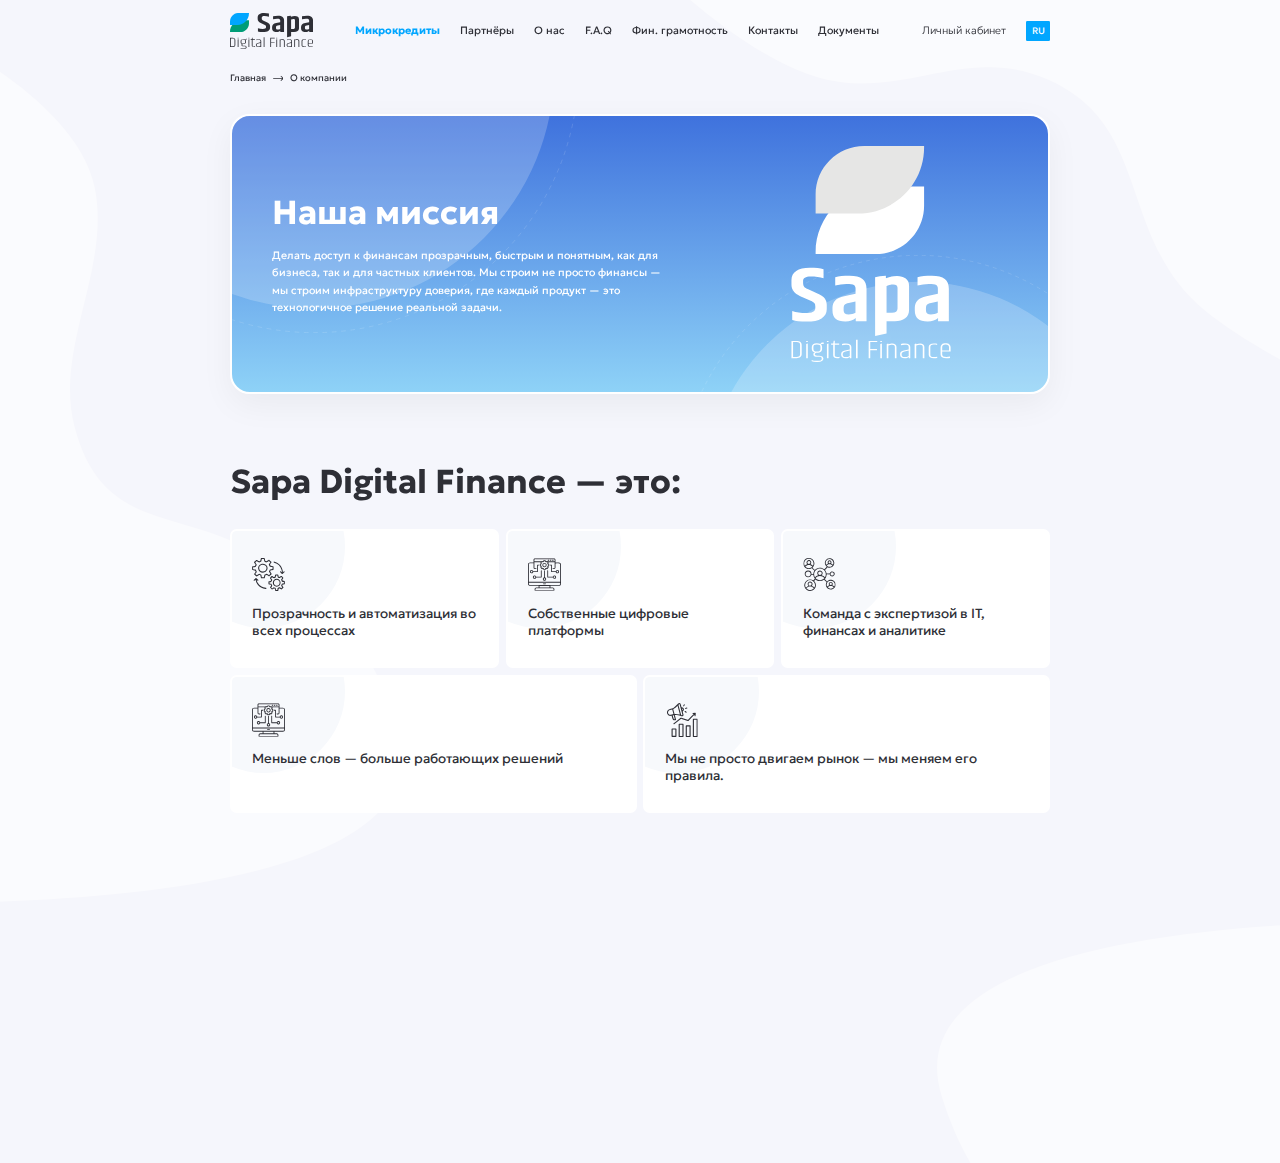
<file: about.html>
<!DOCTYPE html>
<html lang="ru">

<head>
    <meta charset="UTF-8">
    <meta http-equiv="X-UA-Compatible" content="IE=edge">
    <meta name="viewport" content="width=device-width, initial-scale=1.0">
    <title>About</title>
    <link rel="preconnect" href="https://fonts.googleapis.com">
    <link rel="preconnect" href="https://fonts.gstatic.com" crossorigin>
    <link href="https://fonts.googleapis.com/css2?family=Geologica:wght@100..900&display=swap" rel="stylesheet">
    <link rel="stylesheet" href="css/aos.css" />
    <link rel="stylesheet" href="css/swiper.css" />
    <link rel="stylesheet" href="css/style.min.css" />
</head>

<body>
    <div class="big-wrapper">
        <header class="header">
            <div class="container">
                <div class="header__inner">
                    <a class="header__logo logo" href="#" data-aos="fade-down">
                        <img src="images/logo.svg" alt="logo">
                    </a>
                    <div class="header__wrapper">
                        <svg class="header__bg" width="1108" height="707" viewBox="0 0 1108 707" fill="none"
                            xmlns="http://www.w3.org/2000/svg">
                            <path opacity="0.5"
                                d="M257.202 211.193C134.899 173.46 0.0496078 27.9538 0.0496078 27.9538L1107.59 0.387263L1104.18 706.354C1104.18 706.354 913.384 629.117 817.437 550.203C688.04 443.778 744.505 274.837 581.91 211.554C465.767 166.352 377.077 248.177 257.202 211.193Z"
                                fill="white" />
                        </svg>
                        <div class="header__wrp">
                            <nav class="header__menu menu" data-aos="fade-down">
                                <ul class="menu__list menu-list">
                                    <li class="menu-list__item menu-list__item--active">
                                        <a class="menu-list__link" href="#">
                                            Микрокредиты
                                        </a>
                                    </li>
                                    <li class="menu-list__item">
                                        <a class="menu-list__link" href="#">
                                            Партнёры
                                        </a>
                                    </li>
                                    <li class="menu-list__item">
                                        <a class="menu-list__link" href="#">
                                            О нас
                                        </a>
                                    </li>
                                    <li class="menu-list__item">
                                        <a class="menu-list__link" href="#">
                                            F.A.Q
                                        </a>
                                    </li>
                                    <li class="menu-list__item">
                                        <a class="menu-list__link" href="#">
                                            Фин. грамотность
                                        </a>
                                    </li>
                                    <li class="menu-list__item">
                                        <a class="menu-list__link" href="#">
                                            Контакты
                                        </a>
                                    </li>
                                    <li class="menu-list__item">
                                        <a class="menu-list__link" href="#">
                                            Документы
                                        </a>
                                    </li>
                                </ul>
                            </nav>
                            <div class="header__wrap" data-aos="fade-down">
                                <a class="header__link" href="#">
                                    Личный кабинет
                                </a>
                            </div>
                            <div class="header__connect connect">
                                <h5 class="connect__title">
                                    Контакты
                                </h5>
                                <ul class="connect__list connect-list">
                                    <li class="connect-list__item">
                                        <a class="connect-list__link" href="tel:+77273550572">
                                            +7 (727) 355-05-72
                                        </a>
                                    </li>
                                    <li class="connect-list__item">
                                        <a class="connect-list__link" href="mailto:info@sdfinance.kz">
                                            info@sdfinance.kz
                                        </a>
                                    </li>
                                    <li class="connect-list__item">
                                        <a class="connect-list__link" href="#">
                                            г. Алматы ул. Шашкина 24,БЦ "K Plaza", 6 этаж
                                        </a>
                                    </li>
                                </ul>
                            </div>
                        </div>
                    </div>
                    <div class="header__lang lang" data-aos="fade-down">
                        <div class="lang__current">
                            RU
                        </div>
                        <ul class="lang__list lang-list">
                            <li class="lang-list__item">
                                <a class="lang-list__link" href="#">
                                    KZ
                                </a>
                            </li>
                        </ul>
                    </div>
                    <div class="header__burger burger" data-aos="fade-down">
                        <span></span>
                        <span></span>
                        <span></span>
                    </div>
                </div>
            </div>
        </header>
        <div class="wrapper">
            <main class="main">
                <div class="main__breadcrumbs breadcrumbs" data-aos="fade-right">
                    <div class="container">
                        <ul class="breadcrumbs__list breadcrumbs-list">
                            <li class="breadcrumbs-list__item">
                                <a class="breadcrumbs-list__link" href="#">
                                    Главная
                                </a>
                                <svg width="16" height="16" viewBox="0 0 16 16" fill="none"
                                    xmlns="http://www.w3.org/2000/svg">
                                    <g clip-path="url(#clip0_4030_16000)">
                                        <path
                                            d="M13.7964 8.62835C13.7214 8.62835 13.6464 8.62835 13.5715 8.62835C9.31923 8.62835 5.06342 8.62835 0.811183 8.62835C0.721925 8.62835 0.632667 8.63192 0.54341 8.62121C0.229222 8.58194 -0.006418 8.31059 0.000722615 7.99284C0.00429292 7.68222 0.236363 7.42159 0.54698 7.38588C0.636238 7.37517 0.725495 7.37874 0.814753 7.37874C5.06699 7.37874 9.3228 7.37874 13.575 7.37874C13.65 7.37874 13.7214 7.37874 13.8428 7.37874C13.7607 7.29306 13.7143 7.2395 13.6679 7.19309C13.0145 6.54329 12.3611 5.88993 11.7078 5.2437C11.5114 5.0509 11.4293 4.82597 11.515 4.56177C11.6614 4.11191 12.2005 3.98695 12.5539 4.32613C12.9895 4.74743 13.4179 5.17943 13.8464 5.60787C14.4819 6.23982 15.121 6.87533 15.7565 7.50728C16.0743 7.82503 16.0778 8.18206 15.7672 8.49268C14.7104 9.54592 13.6536 10.5992 12.5932 11.6524C12.2362 12.0094 11.7185 11.9273 11.5328 11.4953C11.4293 11.249 11.4828 10.9955 11.6971 10.7777C12.354 10.1207 13.0109 9.46737 13.6714 8.81401C13.7178 8.76759 13.775 8.73189 13.825 8.69262C13.8142 8.67477 13.8035 8.65334 13.7964 8.62835Z"
                                            fill="#2E2F36" />
                                    </g>
                                    <defs>
                                        <clipPath id="clip0_4030_16000">
                                            <rect width="15.9986" height="7.744" fill="white"
                                                transform="translate(0.000720978 4.12891)" />
                                        </clipPath>
                                    </defs>
                                </svg>
                            </li>
                            <li class="breadcrumbs-list__item">
                                О компании
                            </li>
                        </ul>
                    </div>
                </div>
                </section>
                <section class="main__about about about--secondary" data-aos="zoom-in">
                    <div class="container">
                        <div class="about__inner">
                            <div class="about__сircles about-circles">
                                <picture class="about-circles__circle">
                                    <img src="images/about-circle-1.svg" alt="circle">
                                </picture>
                                <picture class="about-circles__circle">
                                    <img src="images/about-circle-2.svg" alt="circle">
                                </picture>
                            </div>
                            <div class="about__body about-body">
                                <h2 class="about-body__title title">
                                    Наша миссия
                                </h2>
                                <picture class="about-body__img">
                                    <img src="images/about-img.svg" alt="img">
                                </picture>
                                <p class="about-body__text">
                                    Делать доступ к финансам прозрачным, быстрым и понятным, как для бизнеса, так и для
                                    частных клиентов. Мы строим не просто финансы — мы строим инфраструктуру доверия,
                                    где каждый продукт — это технологичное решение реальной задачи.
                                </p>
                            </div>
                            <picture class="about__img">
                                <img src="images/about-img.svg" alt="img">
                            </picture>
                        </div>
                    </div>
                </section>
                <section class="main__description description">
                    <div class="container">
                        <h2 class="description__title title" data-aos="fade-right">
                            Sapa Digital Finance — это:
                        </h2>
                        <div class="description__inner">
                            <div class="description__wrapper">
                                <div class="description__item description-item" data-aos="zoom-in">
                                    <div class="description-item__circle">

                                    </div>
                                    <div class="description-item__inner">
                                        <picture class="description-item__icon">
                                            <img src="images/description-icon-1.svg" alt="icon">
                                        </picture>
                                        <p class="description-item__text">
                                            Прозрачность и автоматизация во всех процессах
                                        </p>
                                    </div>
                                </div>
                                <div class="description__item description-item" data-aos="zoom-in">
                                    <div class="description-item__circle">

                                    </div>
                                    <div class="description-item__inner">
                                        <picture class="description-item__icon">
                                            <img src="images/description-icon-2.svg" alt="icon">
                                        </picture>
                                        <p class="description-item__text">
                                            Собственные цифровые платформы
                                        </p>
                                    </div>
                                </div>
                                <div class="description__item description-item" data-aos="zoom-in">
                                    <div class="description-item__circle">

                                    </div>
                                    <div class="description-item__inner">
                                        <picture class="description-item__icon">
                                            <img src="images/description-icon-3.svg" alt="icon">
                                        </picture>
                                        <p class="description-item__text">
                                            Команда с экспертизой в IT, финансах и аналитике
                                        </p>
                                    </div>
                                </div>
                            </div>
                            <div class="description__wrapper">
                                <div class="description__item description-item" data-aos="zoom-in">
                                    <div class="description-item__circle">

                                    </div>
                                    <div class="description-item__inner">
                                        <picture class="description-item__icon">
                                            <img src="images/description-icon-4.svg" alt="icon">
                                        </picture>
                                        <p class="description-item__text">
                                            Меньше слов — больше работающих решений
                                        </p>
                                    </div>
                                </div>
                                <div class="description__item description-item" data-aos="zoom-in">
                                    <div class="description-item__circle">

                                    </div>
                                    <div class="description-item__inner">
                                        <picture class="description-item__icon">
                                            <img src="images/description-icon-5.svg" alt="icon">
                                        </picture>
                                        <p class="description-item__text">
                                            Мы не просто двигаем рынок — мы меняем его правила.
                                        </p>
                                    </div>
                                </div>
                            </div>
                        </div>
                    </div>
                </section> 
            </main>
            <footer class="footer" data-aos="fade">
                <div class="container">
                    <div class="footer__inner">
                        <div class="footer__content footer-content">
                            <div class="footer-content__body footer-body">
                                <a class="footer-body__logo logo" href="#">
                                    <img src="images/logo-white.svg" alt="logo">
                                </a>
                                <p class="footer-body__text">
                                    Лицензия на осуществление микрофинансовой деятельности 02.22.0011.M от 12.10.2022 г.
                                    выданная Агентством Республики Казахстан по регулированию и развитию финансового
                                    рынка
                                </p>
                                <p class="footer-body__text">
                                    Директор - Прашева Айша Гилимовна
                                </p>
                            </div>
                            <nav class="footer-content__navigation navigation">
                                <h5 class="navigation__title">
                                    Меню
                                </h5>
                                <div class="navigation__inner">
                                    <ul class="navigation__list navigation-list">
                                        <li class="navigation-list__item">
                                            <a class="navigation-list__link" href="#">
                                                Микрокредиты
                                            </a>
                                        </li>
                                        <li class="navigation-list__item">
                                            <a class="navigation-list__link" href="#">
                                                Пертнёры
                                            </a>
                                        </li>
                                        <li class="navigation-list__item">
                                            <a class="navigation-list__link" href="#">
                                                О компании
                                            </a>
                                        </li>
                                        <li class="navigation-list__item">
                                            <a class="navigation-list__link" href="#">
                                                FAQ
                                            </a>
                                        </li>
                                        <li class="navigation-list__item">
                                            <a class="navigation-list__link" href="#">
                                                Финансовая грамотность
                                            </a>
                                        </li>
                                        <li class="navigation-list__item">
                                            <a class="navigation-list__link" href="#">
                                                Личный кабинет
                                            </a>
                                        </li>
                                    </ul>
                                    <ul class="navigation__list navigation-list">
                                        <li class="navigation-list__item">
                                            <a class="navigation-list__link" href="#">
                                                Микрокредиты
                                            </a>
                                        </li>
                                        <li class="navigation-list__item">
                                            <a class="navigation-list__link" href="#">
                                                Пертнёры
                                            </a>
                                        </li>
                                        <li class="navigation-list__item">
                                            <a class="navigation-list__link" href="#">
                                                О компании
                                            </a>
                                        </li>
                                        <li class="navigation-list__item">
                                            <a class="navigation-list__link" href="#">
                                                FAQ
                                            </a>
                                        </li>
                                        <li class="navigation-list__item">
                                            <a class="navigation-list__link" href="#">
                                                Финансовая грамотность
                                            </a>
                                        </li>
                                        <li class="navigation-list__item">
                                            <a class="navigation-list__link" href="#">
                                                Личный кабинет
                                            </a>
                                        </li>
                                    </ul>
                                </div>
                            </nav>
                            <div class="footer-content__connect connect">
                                <h5 class="connect__title">
                                    Контакты
                                </h5>
                                <ul class="connect__list connect-list">
                                    <li class="connect-list__item">
                                        <a class="connect-list__link" href="tel:+77273550572">
                                            +7 (727) 355-05-72
                                        </a>
                                    </li>
                                    <li class="connect-list__item">
                                        <a class="connect-list__link" href="mailto:info@sdfinance.kz">
                                            info@sdfinance.kz
                                        </a>
                                    </li>
                                    <li class="connect-list__item">
                                        <a class="connect-list__link" href="#">
                                            г. Алматы ул. Шашкина 24,БЦ "K Plaza", 6 этаж
                                        </a>
                                    </li>
                                </ul>
                            </div>
                        </div>
                        <div class="footer__bottom footer-bottom">
                            <p class="footer-bottom__copy">
                                Sapa Digital Finance © 2025. Все Права Защищены.
                            </p>
                        </div>
                    </div>
                </div>
            </footer>
        </div>
        <div class="main__figures figures">
            <picture class="figures__figure">
                <img src="images/bg-figure-1.svg" alt="figure">
            </picture>
            <picture class="figures__figure">
                <img src="images/bg-figure-2.svg" alt="figure">
            </picture>
            <picture class="figures__figure">
                <img src="images/bg-figure-3.svg" alt="figure">
            </picture>
            <picture class="figures__figure">
                <img src="images/bg-figure-4.svg" alt="figure">
            </picture>
            <picture class="figures__figure">
                <img src="images/bg-figure-5.svg" alt="figure">
            </picture>
            <picture class="figures__figure">
                <img src="images/bg-figure-6.svg" alt="figure">
            </picture>
        </div>
    </div>

    <script src="js/jquery.js"></script>
    <script src="js/aos.js"></script>
    <script src="js/swiper.js"></script>
    <script src="js/main.min.js"></script>
</body>

</html>
</file>
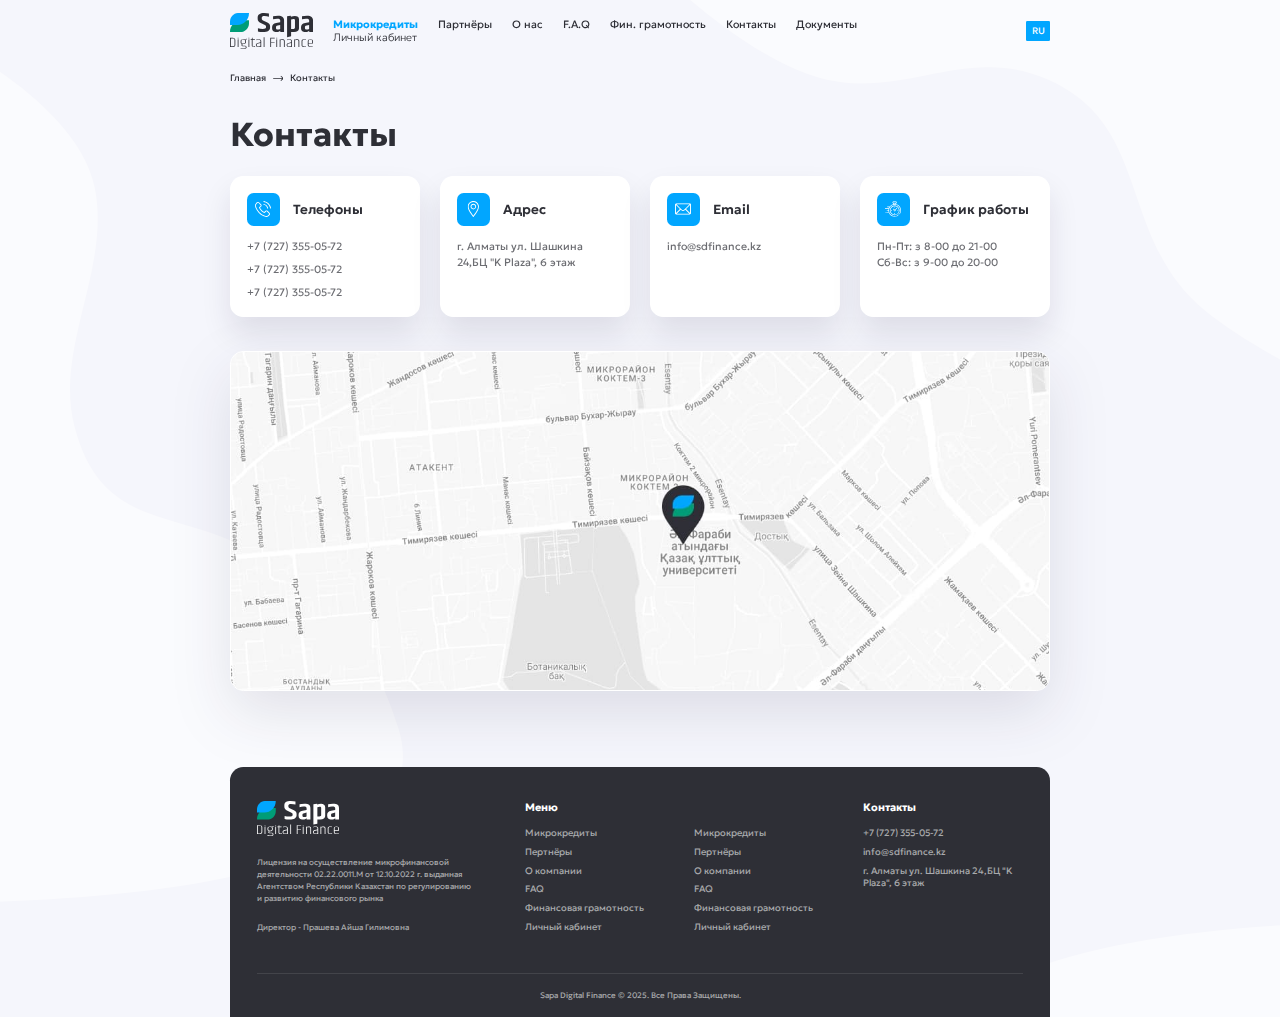
<file: contacts.html>
<!DOCTYPE html>
<html lang="ru">

<head>
    <meta charset="UTF-8">
    <meta http-equiv="X-UA-Compatible" content="IE=edge">
    <meta name="viewport" content="width=device-width, initial-scale=1.0">
    <title>Contacts</title>
    <link rel="preconnect" href="https://fonts.googleapis.com">
    <link rel="preconnect" href="https://fonts.gstatic.com" crossorigin>
    <link href="https://fonts.googleapis.com/css2?family=Geologica:wght@100..900&display=swap" rel="stylesheet">
    <link rel="stylesheet" href="css/aos.css" />
    <link rel="stylesheet" href="css/swiper.css" />
    <link rel="stylesheet" href="css/style.min.css" />
</head>

<body>
    <div class="big-wrapper">
        <header class="header">
            <div class="container">
                <div class="header__inner">
                    <a class="header__logo logo" href="#" data-aos="fade-down">
                        <img src="images/logo.svg" alt="logo">
                    </a>
                    <div class="header__wrapper">
                        <nav class="header__menu menu" data-aos="fade-down">
                            <ul class="menu__list menu-list">
                                <li class="menu-list__item menu-list__item--active">
                                    <a class="menu-list__link" href="#">
                                        Микрокредиты
                                    </a>
                                </li>
                                <li class="menu-list__item">
                                    <a class="menu-list__link" href="#">
                                        Партнёры
                                    </a>
                                </li>
                                <li class="menu-list__item">
                                    <a class="menu-list__link" href="#">
                                        О нас
                                    </a>
                                </li>
                                <li class="menu-list__item">
                                    <a class="menu-list__link" href="#">
                                        F.A.Q
                                    </a>
                                </li>
                                <li class="menu-list__item">
                                    <a class="menu-list__link" href="#">
                                        Фин. грамотность
                                    </a>
                                </li>
                                <li class="menu-list__item">
                                    <a class="menu-list__link" href="#">
                                        Контакты
                                    </a>
                                </li>
                                <li class="menu-list__item">
                                    <a class="menu-list__link" href="#">
                                        Документы
                                    </a>
                                </li>
                            </ul>
                        </nav>
                        <div class="header__wrap" data-aos="fade-down">
                            <a class="header__link" href="#">
                                Личный кабинет
                            </a>
                        </div>
                    </div>
                    <div class="header__lang lang" data-aos="fade-down">
                        <div class="lang__current">
                            RU
                        </div>
                        <ul class="lang__list lang-list">
                            <li class="lang-list__item">
                                <a class="lang-list__link" href="#">
                                    KZ
                                </a>
                            </li>
                            <li class="lang-list__item">
                                <a class="lang-list__link" href="#">
                                    RU
                                </a>
                            </li>
                        </ul>
                    </div>
                    <div class="header__burger burger" data-aos="fade-down">
                        <span></span>
                        <span></span>
                        <span></span>
                    </div>
                </div>
            </div>
        </header>
        <div class="wrapper">
            <main class="main">
                <div class="main__breadcrumbs breadcrumbs" data-aos="fade-right">
                    <div class="container">
                        <ul class="breadcrumbs__list breadcrumbs-list">
                            <li class="breadcrumbs-list__item">
                                <a class="breadcrumbs-list__link" href="#">
                                    Главная
                                </a>
                                <svg width="16" height="16" viewBox="0 0 16 16" fill="none"
                                    xmlns="http://www.w3.org/2000/svg">
                                    <g clip-path="url(#clip0_4030_16000)">
                                        <path
                                            d="M13.7964 8.62835C13.7214 8.62835 13.6464 8.62835 13.5715 8.62835C9.31923 8.62835 5.06342 8.62835 0.811183 8.62835C0.721925 8.62835 0.632667 8.63192 0.54341 8.62121C0.229222 8.58194 -0.006418 8.31059 0.000722615 7.99284C0.00429292 7.68222 0.236363 7.42159 0.54698 7.38588C0.636238 7.37517 0.725495 7.37874 0.814753 7.37874C5.06699 7.37874 9.3228 7.37874 13.575 7.37874C13.65 7.37874 13.7214 7.37874 13.8428 7.37874C13.7607 7.29306 13.7143 7.2395 13.6679 7.19309C13.0145 6.54329 12.3611 5.88993 11.7078 5.2437C11.5114 5.0509 11.4293 4.82597 11.515 4.56177C11.6614 4.11191 12.2005 3.98695 12.5539 4.32613C12.9895 4.74743 13.4179 5.17943 13.8464 5.60787C14.4819 6.23982 15.121 6.87533 15.7565 7.50728C16.0743 7.82503 16.0778 8.18206 15.7672 8.49268C14.7104 9.54592 13.6536 10.5992 12.5932 11.6524C12.2362 12.0094 11.7185 11.9273 11.5328 11.4953C11.4293 11.249 11.4828 10.9955 11.6971 10.7777C12.354 10.1207 13.0109 9.46737 13.6714 8.81401C13.7178 8.76759 13.775 8.73189 13.825 8.69262C13.8142 8.67477 13.8035 8.65334 13.7964 8.62835Z"
                                            fill="#2E2F36" />
                                    </g>
                                    <defs>
                                        <clipPath id="clip0_4030_16000">
                                            <rect width="15.9986" height="7.744" fill="white"
                                                transform="translate(0.000720978 4.12891)" />
                                        </clipPath>
                                    </defs>
                                </svg>
                            </li>
                            <li class="breadcrumbs-list__item">
                                Контакты
                            </li>
                        </ul>
                    </div>
                </div>
                </section>
                <section class="main__contacts contacts">
                    <div class="container">
                        <h2 class="contacts__title title" data-aos="fade-right">
                            Контакты
                        </h2>
                        <div class="contacts__inner">
                            <div class="contacts__item contacts-item" data-aos="zoom-in">
                                <div class="contacts-item__head contacts-head">
                                    <div class="contacts-head__icon">
                                        <svg width="24" height="24" viewBox="0 0 24 24" fill="none"
                                            xmlns="http://www.w3.org/2000/svg">
                                            <g clip-path="url(#clip0_4027_14122)">
                                                <g clip-path="url(#clip1_4027_14122)">
                                                    <path
                                                        d="M7.4615 10.0515C9.0158 12.8083 11.143 14.9462 13.9041 16.4746C13.9839 16.3949 14.0496 16.3386 14.106 16.2824C14.6742 15.7338 15.2189 15.1572 15.8106 14.6367C16.6746 13.8772 17.9002 13.8725 18.736 14.6649C19.8489 15.7198 20.9289 16.8075 21.9808 17.9233C22.7509 18.7391 22.7415 19.9768 22.0371 20.8442C21.8869 21.0317 21.7178 21.2099 21.5535 21.3834C21.0745 21.8757 20.5955 22.3679 20.1072 22.8555C19.1915 23.7745 18.0739 24.0839 16.8061 23.9761C15.2048 23.8354 13.735 23.2775 12.3122 22.5742C9.72486 21.299 7.44272 19.6018 5.47989 17.4967C3.45133 15.3166 1.77025 12.902 0.713704 10.0984C0.31926 9.06221 0.0328192 8.00732 -5.11102e-05 6.89147C-0.0282256 5.77563 0.25352 4.77231 1.0518 3.95652C1.69042 3.30952 2.30556 2.63439 2.98645 2.04365C4.04299 1.12941 5.19345 1.13879 6.21243 2.09053C7.28776 3.09854 8.32552 4.15813 9.33041 5.23646C10.1052 6.06631 10.0911 7.29468 9.33511 8.14328C8.81858 8.72933 8.25039 9.26381 7.70099 9.82173C7.63994 9.89206 7.56951 9.95301 7.4615 10.0515ZM17.1817 22.6399C18.0035 22.6446 18.6421 22.4101 19.1633 21.871C19.6892 21.3271 20.2293 20.7879 20.7552 20.2441C21.3281 19.6533 21.3281 19.1657 20.7552 18.5797C20.3185 18.1343 19.8724 17.6936 19.4263 17.2529C18.9332 16.7606 18.4449 16.2636 17.9471 15.7807C17.5057 15.3494 17.0361 15.3447 16.576 15.7526C16.5055 15.8135 16.4398 15.8792 16.374 15.9448C15.8387 16.4793 15.3034 17.0185 14.7634 17.5482C14.3737 17.928 13.9463 18.003 13.4768 17.7639C13.1481 17.5998 12.8194 17.431 12.5047 17.2435C11.0866 16.3996 9.85634 15.3353 8.74344 14.1257C7.76203 13.0567 6.86514 11.9315 6.25939 10.5953C5.94008 9.88737 6.00582 9.54043 6.55992 9.00595C7.1328 8.45272 7.70568 7.89479 8.25509 7.31812C8.64014 6.91023 8.62605 6.48358 8.27856 6.05225C8.21282 5.97254 8.14239 5.89753 8.07195 5.8272C7.18915 4.94109 6.30635 4.05498 5.41885 3.17356C4.84597 2.60626 4.34352 2.60157 3.77534 3.15949C3.22593 3.70804 2.67183 4.23314 2.16 4.79106C1.91112 5.06299 1.68103 5.3818 1.54955 5.71937C1.26311 6.44139 1.34763 7.19622 1.50259 7.93699C1.73738 9.07628 2.16469 10.1452 2.68122 11.1814C3.79881 13.4177 5.28737 15.3916 7.05297 17.1497C9.28815 19.372 11.8614 21.0833 14.8338 22.1663C15.618 22.4523 16.4304 22.6117 17.1817 22.6399Z"
                                                        fill="white" />
                                                    <path
                                                        d="M13.3404 0C13.6269 0.056261 13.9744 0.112522 14.3125 0.201602C16.3739 0.722016 18.2099 1.67376 19.7971 3.08498C21.2246 4.35554 22.3328 5.86052 23.1029 7.6093C23.5208 8.56573 23.8167 9.55499 23.9904 10.5818C24.0561 10.9615 23.8401 11.271 23.4786 11.3553C23.1311 11.4397 22.7789 11.2475 22.6756 10.8865C22.5206 10.338 22.422 9.77535 22.2483 9.23149C21.6801 7.41707 20.694 5.85114 19.3369 4.51494C18.1113 3.31002 16.6838 2.40516 15.0544 1.84724C14.4439 1.64095 13.8053 1.51436 13.1761 1.35026C12.791 1.25181 12.5656 0.94706 12.6126 0.576675C12.6549 0.262551 12.946 0.00468842 13.3404 0Z"
                                                        fill="white" />
                                                    <path
                                                        d="M12.415 5.03622C12.4197 4.60019 12.7954 4.28138 13.2415 4.37046C16.0542 4.93776 18.0406 6.53651 19.1722 9.1714C19.3788 9.65431 19.4868 10.1794 19.6183 10.6951C19.7263 11.1171 19.5103 11.4734 19.1253 11.5719C18.7543 11.6656 18.4068 11.4312 18.2847 11.0139C18.1345 10.5076 18.0312 9.97781 17.8105 9.49959C16.8666 7.44606 15.2654 6.18957 13.0443 5.72541C12.631 5.63633 12.415 5.39723 12.415 5.03622Z"
                                                        fill="white" />
                                                </g>
                                            </g>
                                            <defs>
                                                <clipPath id="clip0_4027_14122">
                                                    <rect width="24" height="24" fill="white" />
                                                </clipPath>
                                                <clipPath id="clip1_4027_14122">
                                                    <rect width="24" height="24" fill="white" />
                                                </clipPath>
                                            </defs>
                                        </svg>
                                    </div>
                                    <h5 class="contacts-head__title">
                                        Телефоны
                                    </h5>
                                </div>
                                <a class="contacts-item__link" href="tel:+77273550572">
                                    +7 (727) 355-05-72
                                </a>
                                <a class="contacts-item__link" href="tel:+77273550572">
                                    +7 (727) 355-05-72
                                </a>
                                <a class="contacts-item__link" href="tel:+77273550572">
                                    +7 (727) 355-05-72
                                </a>
                            </div>
                            <div class="contacts__item contacts-item" data-aos="zoom-in">
                                <div class="contacts-item__head contacts-head">
                                    <div class="contacts-head__icon">
                                        <svg width="24" height="24" viewBox="0 0 24 24" fill="none"
                                            xmlns="http://www.w3.org/2000/svg">
                                            <g clip-path="url(#clip0_4030_11621)">
                                                <path
                                                    d="M4.06544 8.44214C4.06075 4.30001 7.11112 0.724843 11.1783 0.0969637C15.6718 -0.596515 19.8936 2.35546 20.7792 6.80684C21.1025 8.43277 20.901 10.0212 20.395 11.5815C19.7905 13.4511 18.8862 15.1801 17.8085 16.8061C16.5153 18.7553 15.1564 20.6624 13.8304 22.5882C13.582 22.949 13.3431 23.3145 13.0854 23.6659C12.7761 24.0923 12.2185 24.1016 11.9186 23.6706C10.3255 21.3699 8.70893 19.0786 7.15798 16.7498C6.08964 15.1426 5.20405 13.4324 4.60429 11.5862C4.25755 10.5179 4.06544 9.41207 4.06544 8.44214ZM12.4903 22.0306C12.5371 21.979 12.5559 21.9603 12.5746 21.9322C13.8585 20.0813 15.1705 18.2446 16.4262 16.3703C17.5039 14.7584 18.4317 13.0622 19.0408 11.2114C19.4953 9.82441 19.6921 8.41871 19.3782 6.97084C18.3146 2.11649 12.7714 -0.170119 8.63396 2.58505C6.34736 4.11258 5.31651 6.32422 5.50862 9.07939C5.60233 10.3726 6.03342 11.5769 6.55821 12.7483C7.35946 14.5288 8.39031 16.1688 9.49613 17.7713C10.4801 19.1911 11.4782 20.5921 12.4903 22.0306Z"
                                                    fill="white" />
                                                <path
                                                    d="M8.28223 8.43663C8.28223 6.11254 10.1706 4.21484 12.4946 4.21484C14.8187 4.21484 16.7164 6.10317 16.7164 8.42726C16.7164 10.7514 14.8281 12.649 12.504 12.649C10.1799 12.6537 8.28223 10.7607 8.28223 8.43663ZM12.4993 5.62054C10.9624 5.62054 9.69261 6.88099 9.68793 8.41789C9.68324 9.96885 10.9484 11.2387 12.4993 11.2387C14.0362 11.2387 15.306 9.97822 15.3107 8.44132C15.3154 6.89505 14.0503 5.62054 12.4993 5.62054Z"
                                                    fill="white" />
                                            </g>
                                            <defs>
                                                <clipPath id="clip0_4030_11621">
                                                    <rect width="16.8684" height="24" fill="white"
                                                        transform="translate(4.06543)" />
                                                </clipPath>
                                            </defs>
                                        </svg>
                                    </div>
                                    <h5 class="contacts-head__title">
                                        Адрес
                                    </h5>
                                </div>
                                <a class="contacts-item__link" href="#">
                                    г. Алматы ул. Шашкина 24,БЦ "K Plaza", 6 этаж
                                </a>
                            </div>
                            <div class="contacts__item contacts-item" data-aos="zoom-in">
                                <div class="contacts-item__head contacts-head">
                                    <div class="contacts-head__icon">
                                        <svg width="24" height="24" viewBox="0 0 24 24" fill="none"
                                            xmlns="http://www.w3.org/2000/svg">
                                            <g clip-path="url(#clip0_4030_8832)">
                                                <g clip-path="url(#clip1_4030_8832)">
                                                    <path
                                                        d="M11.9908 20.4485C8.73247 20.4485 5.47039 20.4485 2.21207 20.4485C1.48007 20.4485 0.868194 20.1894 0.417734 19.6001C0.10992 19.1984 -0.0139566 18.7329 -0.0139566 18.2299C-0.0139566 15.3019 -0.0139566 12.374 -0.0139566 9.44597C-0.0139566 8.21471 -0.0177105 6.9797 -0.0139566 5.74844C-0.0102028 4.84752 0.387703 4.17934 1.19102 3.76266C1.49508 3.61251 1.82167 3.55245 2.15576 3.55245C8.71746 3.55245 15.2792 3.5487 21.8446 3.55245C23.0946 3.55245 24.0106 4.47965 24.0143 5.72967C24.0181 9.90769 24.0181 14.0895 24.0143 18.2675C24.0143 19.311 23.3874 20.1219 22.3852 20.3809C22.1825 20.4334 21.9647 20.4409 21.7508 20.4409C18.4962 20.4485 15.2454 20.4485 11.9908 20.4485ZM2.42979 4.97891C2.47859 5.03521 2.50111 5.069 2.53114 5.09527C5.17384 7.72296 7.81278 10.3581 10.4667 12.9783C10.6882 13.196 10.9698 13.3875 11.255 13.4964C12.1184 13.8229 12.8955 13.6165 13.5411 12.9746C16.1838 10.3544 18.819 7.72671 21.458 5.10278C21.4918 5.069 21.5143 5.03146 21.5556 4.98266C15.1778 4.97891 8.81881 4.97891 2.42979 4.97891ZM15.5269 12.9671C15.1741 13.3274 14.8662 13.654 14.5472 13.9693C13.1057 15.392 11.0261 15.4258 9.53955 14.0482C9.22798 13.7591 8.93518 13.4513 8.63112 13.151C8.58232 13.1022 8.53352 13.0609 8.45844 12.9896C6.46516 15.0167 4.48689 17.0362 2.5424 19.0182C8.83007 19.0182 15.1853 19.0182 21.4655 19.0182C19.5135 17.0325 17.539 15.0167 15.5269 12.9671ZM1.45755 5.99619C1.44253 6.0037 1.43127 6.01496 1.41625 6.02247C1.41625 10.009 1.41625 13.9956 1.41625 17.9822C1.43127 17.9934 1.45004 18.001 1.46505 18.0122C3.44708 15.9927 5.4291 13.9768 7.36608 11.9986C5.42159 10.0203 3.43957 8.00825 1.45755 5.99619ZM16.5742 12.0511C18.5487 14.0144 20.5533 16.0077 22.5841 18.0235C22.5841 13.9881 22.5841 10.0015 22.5841 6.01496C22.5691 6.00746 22.5541 5.99995 22.5391 5.99244C20.557 8.00825 18.575 10.0203 16.5742 12.0511Z"
                                                        fill="white" />
                                                </g>
                                            </g>
                                            <defs>
                                                <clipPath id="clip0_4030_8832">
                                                    <rect width="24" height="24" fill="white" />
                                                </clipPath>
                                                <clipPath id="clip1_4030_8832">
                                                    <rect width="24.0283" height="16.896" fill="white"
                                                        transform="translate(-0.0136719 3.55078)" />
                                                </clipPath>
                                            </defs>
                                        </svg>
                                    </div>
                                    <h5 class="contacts-head__title">
                                        Email
                                    </h5>
                                </div>
                                <a class="contacts-item__link" href="mailto:info@sdfinance.kz">
                                    info@sdfinance.kz
                                </a>
                            </div>
                            <div class="contacts__item contacts-item" data-aos="zoom-in">
                                <div class="contacts-item__head contacts-head">
                                    <div class="contacts-head__icon">
                                        <svg width="24" height="24" viewBox="0 0 24 24" fill="none"
                                            xmlns="http://www.w3.org/2000/svg">
                                            <g clip-path="url(#clip0_4030_12738)">
                                                <g clip-path="url(#clip1_4030_12738)">
                                                    <path
                                                        d="M5.34559 16.4792C5.24715 15.8698 5.1534 15.2838 5.05495 14.6791C4.51118 14.6791 3.95803 14.6791 3.40489 14.6791C3.27363 14.6791 3.13769 14.6838 3.00643 14.6791C2.72517 14.665 2.5236 14.4681 2.52829 14.2056C2.52829 13.9431 2.72986 13.7462 3.01581 13.7416C3.63458 13.7369 4.24867 13.7416 4.86745 13.7369C4.92839 13.7369 4.98933 13.7275 5.04089 13.7275C5.11589 13.1368 5.1909 12.5556 5.27059 11.9415C5.1909 11.9415 5.10183 11.9415 5.01276 11.9415C3.56896 11.9415 2.12046 11.9415 0.676651 11.9415C0.568834 11.9415 0.456329 11.9368 0.3532 11.9134C0.128191 11.8618 -0.0171275 11.6508 0.00162331 11.4258C0.0203741 11.2055 0.184443 11.0368 0.404765 11.0086C0.489143 10.9993 0.578209 10.9993 0.662588 10.9993C2.2189 10.9993 3.77053 10.9946 5.32684 11.0039C5.50028 11.0039 5.57997 10.9618 5.65029 10.793C5.84717 10.3195 6.07218 9.85546 6.2925 9.39138C6.31594 9.33513 6.34407 9.28356 6.38626 9.1945C6.28313 9.1945 6.20813 9.1945 6.13312 9.1945C5.33621 9.1945 4.53931 9.1945 3.7424 9.1945C3.40489 9.1945 3.18925 9.0023 3.18925 8.72104C3.19394 8.44446 3.41426 8.25696 3.75178 8.25696C4.78307 8.25696 5.81436 8.26164 6.84565 8.25227C6.94409 8.25227 7.07535 8.20071 7.13629 8.1257C8.49572 6.47564 10.202 5.37403 12.2834 4.86307C12.3349 4.84901 12.3865 4.83026 12.4521 4.80682C12.4521 4.45055 12.4615 4.10366 12.4428 3.75209C12.4381 3.68646 12.3302 3.60208 12.2552 3.56927C11.1161 3.10519 10.8818 1.62856 11.8287 0.845718C12.1287 0.597271 12.4803 0.484766 12.8693 0.480078C13.9709 0.475391 15.0725 0.475391 16.1742 0.480078C16.9992 0.484766 17.632 1.01916 17.7773 1.81138C17.9133 2.5661 17.5008 3.27394 16.7461 3.57395C16.6382 3.61614 16.5914 3.66302 16.5914 3.78959C16.6007 4.12241 16.596 4.45993 16.596 4.774C17.1398 4.95682 17.6789 5.09745 18.1805 5.31777C21.4525 6.78033 23.3885 9.28356 23.9088 12.8321C24.2417 15.0869 23.726 17.187 22.5307 19.1277C22.4088 19.3246 22.2494 19.4465 22.0103 19.409C21.8041 19.3762 21.6541 19.2449 21.64 19.0433C21.6306 18.9027 21.6775 18.7339 21.7572 18.6074C22.3057 17.712 22.6807 16.7557 22.8963 15.7291C23.8292 11.2383 20.89 6.70533 16.3992 5.73029C12.0021 4.77869 7.68475 7.29598 6.37688 11.5758C4.90495 16.3948 7.90976 21.42 12.8787 22.4044C15.0679 22.8404 17.1304 22.4653 19.043 21.2981C19.0852 21.2747 19.1227 21.2512 19.1649 21.2278C19.4321 21.0731 19.6946 21.1247 19.8399 21.3591C19.9806 21.5888 19.9149 21.8606 19.6571 22.0247C18.6399 22.6763 17.543 23.1263 16.3523 23.3466C11.824 24.1857 7.55349 21.8653 5.76279 17.5995C5.69717 17.4495 5.61279 17.412 5.46278 17.4167C4.49243 17.4214 3.52677 17.4214 2.55641 17.4214C2.45329 17.4214 2.35016 17.4214 2.25171 17.4026C2.03139 17.3651 1.88139 17.1776 1.8767 16.9573C1.87201 16.737 2.02202 16.5448 2.23765 16.5026C2.33609 16.4839 2.43922 16.4839 2.54235 16.4839C3.46583 16.4792 4.39399 16.4792 5.34559 16.4792ZM14.5288 2.73017C15.0491 2.73017 15.5741 2.73017 16.0945 2.73017C16.2023 2.73017 16.3148 2.72548 16.4179 2.69267C16.7132 2.59891 16.9007 2.29421 16.8586 2.00358C16.807 1.652 16.5445 1.42699 16.1507 1.42699C15.0679 1.4223 13.985 1.4223 12.8975 1.42699C12.4662 1.42699 12.1756 1.70357 12.1802 2.09264C12.1849 2.48172 12.4709 2.73486 12.9115 2.73486C13.4553 2.73486 13.9944 2.73017 14.5288 2.73017ZM13.399 4.61931C14.1584 4.61931 14.8944 4.61931 15.6351 4.61931C15.6351 4.31461 15.6351 4.00053 15.6351 3.69115C14.8804 3.69115 14.1444 3.69115 13.399 3.69115C13.399 4.00991 13.399 4.31461 13.399 4.61931Z"
                                                        fill="white" />
                                                    <path
                                                        d="M14.5286 6.78906C18.5413 6.78906 21.7992 10.0423 21.7992 14.055C21.7992 18.063 18.5366 21.3303 14.5333 21.3303C10.53 21.3303 7.2627 18.063 7.2627 14.055C7.25801 10.0423 10.5113 6.78906 14.5286 6.78906ZM14.5286 7.7266C11.0316 7.7266 8.19555 10.558 8.19555 14.0597C8.19555 17.5426 11.0316 20.3834 14.5146 20.3927C18.0022 20.4021 20.857 17.5567 20.857 14.0644C20.8617 10.5627 18.0303 7.73129 14.5286 7.7266Z"
                                                        fill="white" />
                                                    <path
                                                        d="M0.470215 16.4845C0.72335 16.4891 0.929609 16.6954 0.929609 16.9438C0.934296 17.2064 0.718663 17.4173 0.456152 17.4126C0.193641 17.4079 -0.0173047 17.1923 -0.00324165 16.9298C0.00613373 16.6813 0.221767 16.4798 0.470215 16.4845Z"
                                                        fill="white" />
                                                    <path
                                                        d="M20.4307 20.4117C20.4354 20.1586 20.637 19.957 20.8901 19.957C21.1526 19.957 21.3683 20.1727 21.3636 20.4305C21.3589 20.6789 21.148 20.8852 20.8948 20.8852C20.6323 20.8852 20.4261 20.6789 20.4307 20.4117Z"
                                                        fill="white" />
                                                    <path
                                                        d="M13.0661 13.9838C13.0896 13.8806 13.1083 13.7166 13.1693 13.5666C13.2161 13.44 13.188 13.3697 13.0989 13.2853C12.8083 13.004 12.5224 12.7134 12.2364 12.4275C12.0067 12.1931 11.988 11.9259 12.1802 11.7243C12.377 11.518 12.6677 11.5368 12.9021 11.7665C13.1927 12.0524 13.4787 12.3384 13.7599 12.629C13.849 12.7228 13.9193 12.7415 14.0412 12.69C14.3553 12.5681 14.6881 12.5634 15.0022 12.6853C15.1475 12.7415 15.2225 12.6993 15.3209 12.6009C16.0147 11.9024 16.7085 11.2087 17.4069 10.5149C17.4913 10.4305 17.5991 10.3508 17.7116 10.3133C17.9085 10.2477 18.082 10.318 18.2038 10.4914C18.3304 10.6696 18.3257 10.8618 18.1945 11.0352C18.1195 11.1337 18.0257 11.218 17.9366 11.3071C17.2851 11.9587 16.6382 12.6103 15.9819 13.2572C15.8741 13.365 15.8506 13.4447 15.9022 13.5994C16.0944 14.19 15.9584 14.7197 15.499 15.1323C15.0397 15.5448 14.5006 15.6338 13.9334 15.3807C13.3708 15.1229 13.0943 14.6588 13.0661 13.9838ZM14.5381 13.5431C14.2474 13.5384 14.0177 13.7634 14.013 14.0541C14.013 14.34 14.2521 14.5744 14.5334 14.5744C14.8053 14.5744 15.035 14.3447 15.0443 14.0728C15.049 13.7822 14.824 13.5478 14.5381 13.5431Z"
                                                        fill="white" />
                                                    <path
                                                        d="M14.9971 9.25406C14.9971 9.33844 15.0018 9.42751 14.9971 9.51188C14.9784 9.75564 14.7956 9.93378 14.5565 9.94315C14.3221 9.95722 14.1018 9.79783 14.0737 9.55876C14.0502 9.36188 14.0502 9.15093 14.0784 8.95405C14.1112 8.71498 14.3268 8.56497 14.5659 8.57904C14.805 8.5931 14.9784 8.77123 14.9971 9.01968C15.0018 9.09937 14.9971 9.17437 14.9971 9.25406Z"
                                                        fill="white" />
                                                    <path
                                                        d="M19.3189 13.5958C19.3986 13.5958 19.4736 13.5911 19.5533 13.5958C19.8065 13.6099 19.9987 13.7974 20.008 14.0412C20.0174 14.2802 19.844 14.4959 19.5908 14.524C19.4221 14.5427 19.2486 14.5427 19.0799 14.5287C18.8127 14.5099 18.6345 14.3037 18.6439 14.0459C18.6486 13.788 18.8361 13.6099 19.1127 13.5958C19.183 13.5911 19.2533 13.5958 19.3189 13.5958Z"
                                                        fill="white" />
                                                    <path
                                                        d="M14.0548 18.8431C14.0548 18.7728 14.0501 18.7025 14.0548 18.6321C14.0689 18.3649 14.2611 18.1727 14.5142 18.1681C14.7627 18.1634 14.9689 18.3509 14.9877 18.6181C14.997 18.7634 14.997 18.9134 14.9877 19.0634C14.9736 19.3447 14.7673 19.5415 14.5142 19.5415C14.2564 19.5369 14.0642 19.3353 14.0548 19.054C14.0548 18.9837 14.0548 18.9134 14.0548 18.8431Z"
                                                        fill="white" />
                                                    <path
                                                        d="M9.7378 13.582C9.83156 13.5867 9.92531 13.582 10.0191 13.5961C10.2441 13.6242 10.3988 13.7977 10.4128 14.018C10.4269 14.2524 10.2956 14.4633 10.0613 14.4961C9.855 14.5243 9.64405 14.5289 9.43779 14.5055C9.19403 14.4774 9.03465 14.2617 9.04871 14.0274C9.06278 13.793 9.23622 13.6148 9.48467 13.5914C9.56905 13.582 9.65342 13.5914 9.74249 13.5914C9.7378 13.5867 9.7378 13.582 9.7378 13.582Z"
                                                        fill="white" />
                                                </g>
                                            </g>
                                            <defs>
                                                <clipPath id="clip0_4030_12738">
                                                    <rect width="24" height="24" fill="white" />
                                                </clipPath>
                                                <clipPath id="clip1_4030_12738">
                                                    <rect width="24.0057" height="23.04" fill="white"
                                                        transform="translate(-0.00292969 0.480469)" />
                                                </clipPath>
                                            </defs>
                                        </svg>
                                    </div>
                                    <h5 class="contacts-head__title">
                                        График работы
                                    </h5>
                                </div>
                                <p class="contacts-item__text">
                                    Пн-Пт: з 8-00 до 21-00 <br>
                                    Сб-Вс: з 9-00 до 20-00
                                </p>
                            </div>
                        </div>
                        <div class="contacts__map map" data-aos="zoom-in">
                            <picture class="map__img">
                                <img src="images/map.jpg" alt="map">
                            </picture>
                        </div>
                    </div>
                </section>
            </main>
            <footer class="footer" data-aos="fade">
                <div class="container">
                    <div class="footer__inner">
                        <div class="footer__content footer-content">
                            <div class="footer-content__body footer-body">
                                <a class="footer-body__logo logo" href="#">
                                    <img src="images/logo-white.svg" alt="logo">
                                </a>
                                <p class="footer-body__text">
                                    Лицензия на осуществление микрофинансовой деятельности 02.22.0011.M от 12.10.2022 г.
                                    выданная Агентством Республики Казахстан по регулированию и развитию финансового
                                    рынка
                                </p>
                                <p class="footer-body__text">
                                    Директор - Прашева Айша Гилимовна
                                </p>
                            </div>
                            <nav class="footer-content__navigation navigation">
                                <h5 class="navigation__title">
                                    Меню
                                </h5>
                                <div class="navigation__inner">
                                    <ul class="navigation__list navigation-list">
                                        <li class="navigation-list__item">
                                            <a class="navigation-list__link" href="#">
                                                Микрокредиты
                                            </a>
                                        </li>
                                        <li class="navigation-list__item">
                                            <a class="navigation-list__link" href="#">
                                                Пертнёры
                                            </a>
                                        </li>
                                        <li class="navigation-list__item">
                                            <a class="navigation-list__link" href="#">
                                                О компании
                                            </a>
                                        </li>
                                        <li class="navigation-list__item">
                                            <a class="navigation-list__link" href="#">
                                                FAQ
                                            </a>
                                        </li>
                                        <li class="navigation-list__item">
                                            <a class="navigation-list__link" href="#">
                                                Финансовая грамотность
                                            </a>
                                        </li>
                                        <li class="navigation-list__item">
                                            <a class="navigation-list__link" href="#">
                                                Личный кабинет
                                            </a>
                                        </li>
                                    </ul>
                                    <ul class="navigation__list navigation-list">
                                        <li class="navigation-list__item">
                                            <a class="navigation-list__link" href="#">
                                                Микрокредиты
                                            </a>
                                        </li>
                                        <li class="navigation-list__item">
                                            <a class="navigation-list__link" href="#">
                                                Пертнёры
                                            </a>
                                        </li>
                                        <li class="navigation-list__item">
                                            <a class="navigation-list__link" href="#">
                                                О компании
                                            </a>
                                        </li>
                                        <li class="navigation-list__item">
                                            <a class="navigation-list__link" href="#">
                                                FAQ
                                            </a>
                                        </li>
                                        <li class="navigation-list__item">
                                            <a class="navigation-list__link" href="#">
                                                Финансовая грамотность
                                            </a>
                                        </li>
                                        <li class="navigation-list__item">
                                            <a class="navigation-list__link" href="#">
                                                Личный кабинет
                                            </a>
                                        </li>
                                    </ul>
                                </div>
                            </nav>
                            <div class="footer-content__connect connect">
                                <h5 class="connect__title">
                                    Контакты
                                </h5>
                                <ul class="connect__list connect-list">
                                    <li class="connect-list__item">
                                        <a class="connect-list__link" href="tel:+77273550572">
                                            +7 (727) 355-05-72
                                        </a>
                                    </li>
                                    <li class="connect-list__item">
                                        <a class="connect-list__link" href="mailto:info@sdfinance.kz">
                                            info@sdfinance.kz
                                        </a>
                                    </li>
                                    <li class="connect-list__item">
                                        <a class="connect-list__link" href="#">
                                            г. Алматы ул. Шашкина 24,БЦ "K Plaza", 6 этаж
                                        </a>
                                    </li>
                                </ul>
                            </div>
                        </div>
                        <div class="footer__bottom footer-bottom">
                            <p class="footer-bottom__copy">
                                Sapa Digital Finance © 2025. Все Права Защищены.
                            </p>
                        </div>
                    </div>
                </div>
            </footer>
        </div>
        <div class="main__figures figures">
            <picture class="figures__figure">
                <img src="images/bg-figure-1.svg" alt="figure">
            </picture>
            <picture class="figures__figure">
                <img src="images/bg-figure-2.svg" alt="figure">
            </picture>
            <picture class="figures__figure">
                <img src="images/bg-figure-3.svg" alt="figure">
            </picture>
            <picture class="figures__figure">
                <img src="images/bg-figure-4.svg" alt="figure">
            </picture>
            <picture class="figures__figure">
                <img src="images/bg-figure-5.svg" alt="figure">
            </picture>
            <picture class="figures__figure">
                <img src="images/bg-figure-6.svg" alt="figure">
            </picture>
        </div>
    </div>

    <script src="js/jquery.js"></script>
    <script src="js/aos.js"></script>
    <script src="js/swiper.js"></script>
    <script src="js/main.min.js"></script>
</body>

</html>
</file>
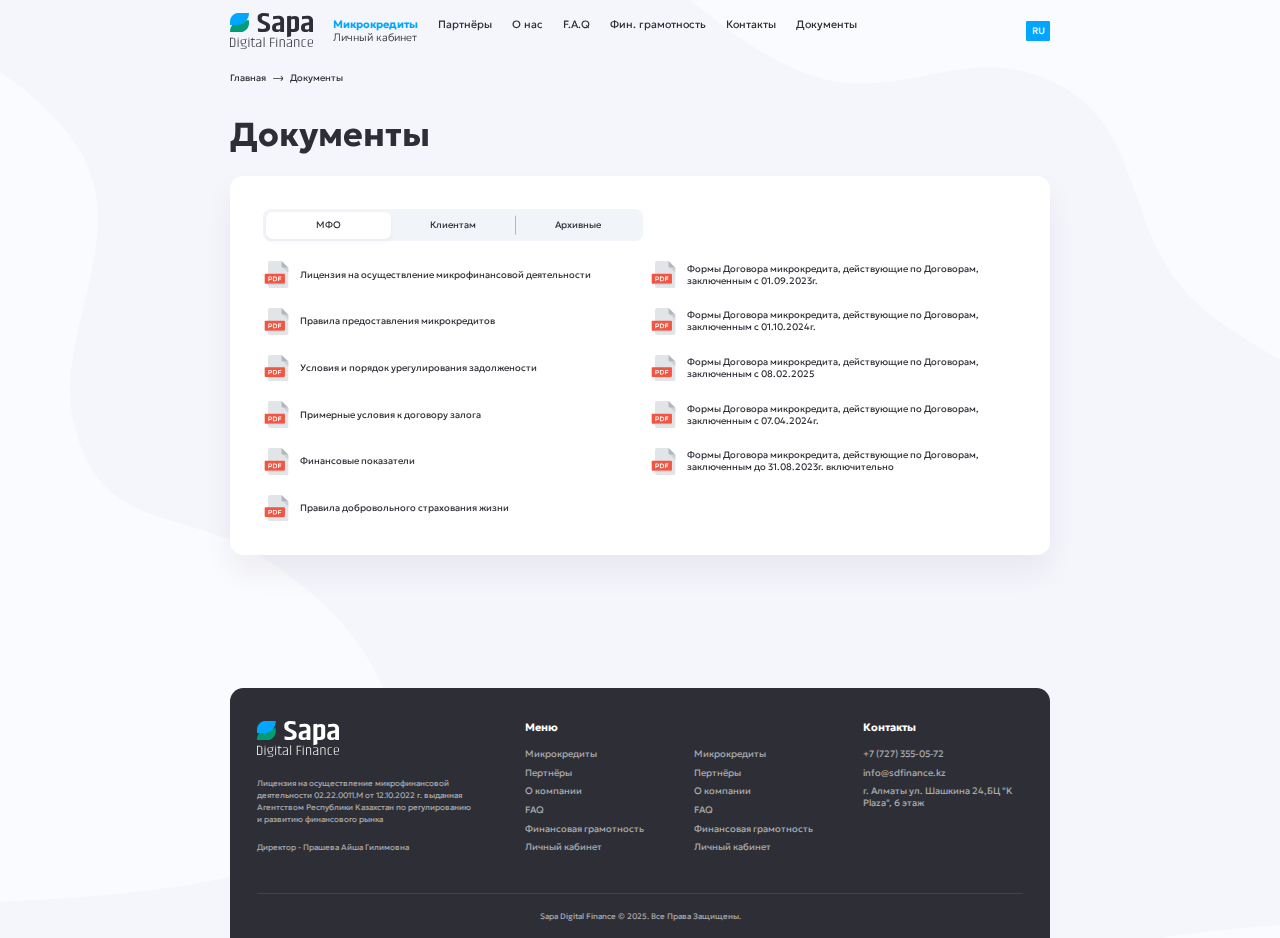
<file: documents.html>
<!DOCTYPE html>
<html lang="ru">

<head>
    <meta charset="UTF-8">
    <meta http-equiv="X-UA-Compatible" content="IE=edge">
    <meta name="viewport" content="width=device-width, initial-scale=1.0">
    <title>Documents</title>
    <link rel="preconnect" href="https://fonts.googleapis.com">
    <link rel="preconnect" href="https://fonts.gstatic.com" crossorigin>
    <link href="https://fonts.googleapis.com/css2?family=Geologica:wght@100..900&display=swap" rel="stylesheet">
    <link rel="stylesheet" href="css/aos.css" />
    <link rel="stylesheet" href="css/swiper.css" />
    <link rel="stylesheet" href="css/style.min.css" />
</head>

<body>
    <div class="big-wrapper">
        <header class="header">
            <div class="container">
                <div class="header__inner">
                    <a class="header__logo logo" href="#" data-aos="fade-down">
                        <img src="images/logo.svg" alt="logo">
                    </a>
                    <div class="header__wrapper">
                        <nav class="header__menu menu" data-aos="fade-down">
                            <ul class="menu__list menu-list">
                                <li class="menu-list__item menu-list__item--active">
                                    <a class="menu-list__link" href="#">
                                        Микрокредиты
                                    </a>
                                </li>
                                <li class="menu-list__item">
                                    <a class="menu-list__link" href="#">
                                        Партнёры
                                    </a>
                                </li>
                                <li class="menu-list__item">
                                    <a class="menu-list__link" href="#">
                                        О нас
                                    </a>
                                </li>
                                <li class="menu-list__item">
                                    <a class="menu-list__link" href="#">
                                        F.A.Q
                                    </a>
                                </li>
                                <li class="menu-list__item">
                                    <a class="menu-list__link" href="#">
                                        Фин. грамотность
                                    </a>
                                </li>
                                <li class="menu-list__item">
                                    <a class="menu-list__link" href="#">
                                        Контакты
                                    </a>
                                </li>
                                <li class="menu-list__item">
                                    <a class="menu-list__link" href="#">
                                        Документы
                                    </a>
                                </li>
                            </ul>
                        </nav>
                        <div class="header__wrap" data-aos="fade-down">
                            <a class="header__link" href="#">
                                Личный кабинет
                            </a>
                        </div>
                    </div>
                    <div class="header__lang lang" data-aos="fade-down">
                        <div class="lang__current">
                            RU
                        </div>
                        <ul class="lang__list lang-list">
                            <li class="lang-list__item">
                                <a class="lang-list__link" href="#">
                                    KZ
                                </a>
                            </li>
                            <li class="lang-list__item">
                                <a class="lang-list__link" href="#">
                                    RU
                                </a>
                            </li>
                        </ul>
                    </div>
                    <div class="header__burger burger" data-aos="fade-down">
                        <span></span>
                        <span></span>
                        <span></span>
                    </div>
                </div>
            </div>
        </header>
        <div class="wrapper">
            <main class="main">
                <div class="main__breadcrumbs breadcrumbs" data-aos="fade-right">
                    <div class="container">
                        <ul class="breadcrumbs__list breadcrumbs-list">
                            <li class="breadcrumbs-list__item">
                                <a class="breadcrumbs-list__link" href="#">
                                    Главная
                                </a>
                                <svg width="16" height="16" viewBox="0 0 16 16" fill="none"
                                    xmlns="http://www.w3.org/2000/svg">
                                    <g clip-path="url(#clip0_4030_16000)">
                                        <path
                                            d="M13.7964 8.62835C13.7214 8.62835 13.6464 8.62835 13.5715 8.62835C9.31923 8.62835 5.06342 8.62835 0.811183 8.62835C0.721925 8.62835 0.632667 8.63192 0.54341 8.62121C0.229222 8.58194 -0.006418 8.31059 0.000722615 7.99284C0.00429292 7.68222 0.236363 7.42159 0.54698 7.38588C0.636238 7.37517 0.725495 7.37874 0.814753 7.37874C5.06699 7.37874 9.3228 7.37874 13.575 7.37874C13.65 7.37874 13.7214 7.37874 13.8428 7.37874C13.7607 7.29306 13.7143 7.2395 13.6679 7.19309C13.0145 6.54329 12.3611 5.88993 11.7078 5.2437C11.5114 5.0509 11.4293 4.82597 11.515 4.56177C11.6614 4.11191 12.2005 3.98695 12.5539 4.32613C12.9895 4.74743 13.4179 5.17943 13.8464 5.60787C14.4819 6.23982 15.121 6.87533 15.7565 7.50728C16.0743 7.82503 16.0778 8.18206 15.7672 8.49268C14.7104 9.54592 13.6536 10.5992 12.5932 11.6524C12.2362 12.0094 11.7185 11.9273 11.5328 11.4953C11.4293 11.249 11.4828 10.9955 11.6971 10.7777C12.354 10.1207 13.0109 9.46737 13.6714 8.81401C13.7178 8.76759 13.775 8.73189 13.825 8.69262C13.8142 8.67477 13.8035 8.65334 13.7964 8.62835Z"
                                            fill="#2E2F36" />
                                    </g>
                                    <defs>
                                        <clipPath id="clip0_4030_16000">
                                            <rect width="15.9986" height="7.744" fill="white"
                                                transform="translate(0.000720978 4.12891)" />
                                        </clipPath>
                                    </defs>
                                </svg>
                            </li>
                            <li class="breadcrumbs-list__item">
                                Документы
                            </li>
                        </ul>
                    </div>
                </div>
                </section>
                <section class="main__documents documents">
                    <div class="container">
                        <h2 class="documents__title title" data-aos="fade-right">
                            Документы
                        </h2>
                        <div class="documents__inner" data-aos="zoom-in">
                            <div class="documents__tubs tubs tubs--documents">
                                <div class="tubs__tub tub tub--active">
                                    МФО
                                </div>
                                <div class="tubs__tub tub">
                                    Клиентам
                                </div>
                                <div class="tubs__tub tub">
                                    Архивные
                                </div>
                            </div>
                            <div class="documents__body documents-body">
                                <ul class="documents-body__list documents-list documents-list--active">
                                    <li class="documents-list__item">
                                        <a class="documents-list__link" href="#" download="">
                                            <picture>
                                                <img src="images/pdf.svg" alt="pdf">
                                            </picture>
                                            <span>
                                                Лицензия на осуществление микрофинансовой деятельности
                                            </span>
                                        </a>
                                    </li>
                                    <li class="documents-list__item">
                                        <a class="documents-list__link" href="#" download="">
                                            <picture>
                                                <img src="images/pdf.svg" alt="pdf">
                                            </picture>
                                            <span>
                                                Формы Договора микрокредита, действующие по Договорам, заключенным с
                                                01.09.2023г.
                                            </span>
                                        </a>
                                    </li>
                                    <li class="documents-list__item">
                                        <a class="documents-list__link" href="#" download="">
                                            <picture>
                                                <img src="images/pdf.svg" alt="pdf">
                                            </picture>
                                            <span>
                                                Правила предоставления микрокредитов
                                            </span>
                                        </a>
                                    </li>
                                    <li class="documents-list__item">
                                        <a class="documents-list__link" href="#" download="">
                                            <picture>
                                                <img src="images/pdf.svg" alt="pdf">
                                            </picture>
                                            <span>
                                                Формы Договора микрокредита, действующие по Договорам, заключенным с
                                                01.10.2024г.
                                            </span>
                                        </a>
                                    </li>
                                    <li class="documents-list__item">
                                        <a class="documents-list__link" href="#" download="">
                                            <picture>
                                                <img src="images/pdf.svg" alt="pdf">
                                            </picture>
                                            <span>
                                                Условия и порядок урегулирования задолжености
                                            </span>
                                        </a>
                                    </li>
                                    <li class="documents-list__item">
                                        <a class="documents-list__link" href="#" download="">
                                            <picture>
                                                <img src="images/pdf.svg" alt="pdf">
                                            </picture>
                                            <span>
                                                Формы Договора микрокредита, действующие по Договорам, заключенным с
                                                08.02.2025
                                            </span>
                                        </a>
                                    </li>
                                    <li class="documents-list__item">
                                        <a class="documents-list__link" href="#" download="">
                                            <picture>
                                                <img src="images/pdf.svg" alt="pdf">
                                            </picture>
                                            <span>
                                                Примерные условия к договору залога
                                            </span>
                                        </a>
                                    </li>
                                    <li class="documents-list__item">
                                        <a class="documents-list__link" href="#" download="">
                                            <picture>
                                                <img src="images/pdf.svg" alt="pdf">
                                            </picture>
                                            <span>
                                                Формы Договора микрокредита, действующие по Договорам, заключенным с
                                                07.04.2024г.
                                            </span>
                                        </a>
                                    </li>
                                    <li class="documents-list__item">
                                        <a class="documents-list__link" href="#" download="">
                                            <picture>
                                                <img src="images/pdf.svg" alt="pdf">
                                            </picture>
                                            <span>
                                                Финансовые показатели
                                            </span>
                                        </a>
                                    </li>
                                    <li class="documents-list__item">
                                        <a class="documents-list__link" href="#" download="">
                                            <picture>
                                                <img src="images/pdf.svg" alt="pdf">
                                            </picture>
                                            <span>
                                                Формы Договора микрокредита, действующие по Договорам, заключенным до
                                                31.08.2023г. включительно
                                            </span>
                                        </a>
                                    </li>
                                    <li class="documents-list__item">
                                        <a class="documents-list__link" href="#" download="">
                                            <picture>
                                                <img src="images/pdf.svg" alt="pdf">
                                            </picture>
                                            <span>
                                                Правила добровольного страхования жизни
                                            </span>
                                        </a>
                                    </li>
                                </ul>
                                <ul class="documents-body__list documents-list">
                                    <li class="documents-list__item">
                                        <a class="documents-list__link" href="#" download="">
                                            <picture>
                                                <img src="images/pdf.svg" alt="pdf">
                                            </picture>
                                            <span>
                                                Формы Договора микрокредита, действующие по Договорам, заключенным с
                                                01.09.2023г.
                                            </span>
                                        </a>
                                    </li>
                                    <li class="documents-list__item">
                                        <a class="documents-list__link" href="#" download="">
                                            <picture>
                                                <img src="images/pdf.svg" alt="pdf">
                                            </picture>
                                            <span>
                                                Правила предоставления микрокредитов
                                            </span>
                                        </a>
                                    </li>
                                    <li class="documents-list__item">
                                        <a class="documents-list__link" href="#" download="">
                                            <picture>
                                                <img src="images/pdf.svg" alt="pdf">
                                            </picture>
                                            <span>
                                                Формы Договора микрокредита, действующие по Договорам, заключенным с
                                                01.10.2024г.
                                            </span>
                                        </a>
                                    </li>
                                    <li class="documents-list__item">
                                        <a class="documents-list__link" href="#" download="">
                                            <picture>
                                                <img src="images/pdf.svg" alt="pdf">
                                            </picture>
                                            <span>
                                                Условия и порядок урегулирования задолжености
                                            </span>
                                        </a>
                                    </li>
                                    <li class="documents-list__item">
                                        <a class="documents-list__link" href="#" download="">
                                            <picture>
                                                <img src="images/pdf.svg" alt="pdf">
                                            </picture>
                                            <span>
                                                Формы Договора микрокредита, действующие по Договорам, заключенным с
                                                08.02.2025
                                            </span>
                                        </a>
                                    </li>
                                    <li class="documents-list__item">
                                        <a class="documents-list__link" href="#" download="">
                                            <picture>
                                                <img src="images/pdf.svg" alt="pdf">
                                            </picture>
                                            <span>
                                                Примерные условия к договору залога
                                            </span>
                                        </a>
                                    </li>
                                    <li class="documents-list__item">
                                        <a class="documents-list__link" href="#" download="">
                                            <picture>
                                                <img src="images/pdf.svg" alt="pdf">
                                            </picture>
                                            <span>
                                                Формы Договора микрокредита, действующие по Договорам, заключенным с
                                                07.04.2024г.
                                            </span>
                                        </a>
                                    </li>
                                    <li class="documents-list__item">
                                        <a class="documents-list__link" href="#" download="">
                                            <picture>
                                                <img src="images/pdf.svg" alt="pdf">
                                            </picture>
                                            <span>
                                                Финансовые показатели
                                            </span>
                                        </a>
                                    </li>
                                    <li class="documents-list__item">
                                        <a class="documents-list__link" href="#" download="">
                                            <picture>
                                                <img src="images/pdf.svg" alt="pdf">
                                            </picture>
                                            <span>
                                                Формы Договора микрокредита, действующие по Договорам, заключенным до
                                                31.08.2023г. включительно
                                            </span>
                                        </a>
                                    </li>
                                    <li class="documents-list__item">
                                        <a class="documents-list__link" href="#" download="">
                                            <picture>
                                                <img src="images/pdf.svg" alt="pdf">
                                            </picture>
                                            <span>
                                                Правила добровольного страхования жизни
                                            </span>
                                        </a>
                                    </li>
                                </ul>
                                <ul class="documents-body__list documents-list">
                                    <li class="documents-list__item">
                                        <a class="documents-list__link" href="#" download="">
                                            <picture>
                                                <img src="images/pdf.svg" alt="pdf">
                                            </picture>
                                            <span>
                                                Лицензия на осуществление микрофинансовой деятельности
                                            </span>
                                        </a>
                                    </li>
                                    <li class="documents-list__item">
                                        <a class="documents-list__link" href="#" download="">
                                            <picture>
                                                <img src="images/pdf.svg" alt="pdf">
                                            </picture>
                                            <span>
                                                Правила предоставления микрокредитов
                                            </span>
                                        </a>
                                    </li>
                                    <li class="documents-list__item">
                                        <a class="documents-list__link" href="#" download="">
                                            <picture>
                                                <img src="images/pdf.svg" alt="pdf">
                                            </picture>
                                            <span>
                                                Формы Договора микрокредита, действующие по Договорам, заключенным с
                                                01.10.2024г.
                                            </span>
                                        </a>
                                    </li>
                                    <li class="documents-list__item">
                                        <a class="documents-list__link" href="#" download="">
                                            <picture>
                                                <img src="images/pdf.svg" alt="pdf">
                                            </picture>
                                            <span>
                                                Условия и порядок урегулирования задолжености
                                            </span>
                                        </a>
                                    </li>
                                    <li class="documents-list__item">
                                        <a class="documents-list__link" href="#" download="">
                                            <picture>
                                                <img src="images/pdf.svg" alt="pdf">
                                            </picture>
                                            <span>
                                                Формы Договора микрокредита, действующие по Договорам, заключенным с
                                                08.02.2025
                                            </span>
                                        </a>
                                    </li>
                                    <li class="documents-list__item">
                                        <a class="documents-list__link" href="#" download="">
                                            <picture>
                                                <img src="images/pdf.svg" alt="pdf">
                                            </picture>
                                            <span>
                                                Примерные условия к договору залога
                                            </span>
                                        </a>
                                    </li>
                                    <li class="documents-list__item">
                                        <a class="documents-list__link" href="#" download="">
                                            <picture>
                                                <img src="images/pdf.svg" alt="pdf">
                                            </picture>
                                            <span>
                                                Формы Договора микрокредита, действующие по Договорам, заключенным с
                                                07.04.2024г.
                                            </span>
                                        </a>
                                    </li>
                                    <li class="documents-list__item">
                                        <a class="documents-list__link" href="#" download="">
                                            <picture>
                                                <img src="images/pdf.svg" alt="pdf">
                                            </picture>
                                            <span>
                                                Финансовые показатели
                                            </span>
                                        </a>
                                    </li>
                                    <li class="documents-list__item">
                                        <a class="documents-list__link" href="#" download="">
                                            <picture>
                                                <img src="images/pdf.svg" alt="pdf">
                                            </picture>
                                            <span>
                                                Формы Договора микрокредита, действующие по Договорам, заключенным до
                                                31.08.2023г. включительно
                                            </span>
                                        </a>
                                    </li>
                                    <li class="documents-list__item">
                                        <a class="documents-list__link" href="#" download="">
                                            <picture>
                                                <img src="images/pdf.svg" alt="pdf">
                                            </picture>
                                            <span>
                                                Правила добровольного страхования жизни
                                            </span>
                                        </a>
                                    </li>
                                </ul>
                            </div>
                        </div>
                    </div>
                </section>
            </main>
            <footer class="footer" data-aos="fade">
                <div class="container">
                    <div class="footer__inner">
                        <div class="footer__content footer-content">
                            <div class="footer-content__body footer-body">
                                <a class="footer-body__logo logo" href="#">
                                    <img src="images/logo-white.svg" alt="logo">
                                </a>
                                <p class="footer-body__text">
                                    Лицензия на осуществление микрофинансовой деятельности 02.22.0011.M от 12.10.2022 г.
                                    выданная Агентством Республики Казахстан по регулированию и развитию финансового
                                    рынка
                                </p>
                                <p class="footer-body__text">
                                    Директор - Прашева Айша Гилимовна
                                </p>
                            </div>
                            <nav class="footer-content__navigation navigation">
                                <h5 class="navigation__title">
                                    Меню
                                </h5>
                                <div class="navigation__inner">
                                    <ul class="navigation__list navigation-list">
                                        <li class="navigation-list__item">
                                            <a class="navigation-list__link" href="#">
                                                Микрокредиты
                                            </a>
                                        </li>
                                        <li class="navigation-list__item">
                                            <a class="navigation-list__link" href="#">
                                                Пертнёры
                                            </a>
                                        </li>
                                        <li class="navigation-list__item">
                                            <a class="navigation-list__link" href="#">
                                                О компании
                                            </a>
                                        </li>
                                        <li class="navigation-list__item">
                                            <a class="navigation-list__link" href="#">
                                                FAQ
                                            </a>
                                        </li>
                                        <li class="navigation-list__item">
                                            <a class="navigation-list__link" href="#">
                                                Финансовая грамотность
                                            </a>
                                        </li>
                                        <li class="navigation-list__item">
                                            <a class="navigation-list__link" href="#">
                                                Личный кабинет
                                            </a>
                                        </li>
                                    </ul>
                                    <ul class="navigation__list navigation-list">
                                        <li class="navigation-list__item">
                                            <a class="navigation-list__link" href="#">
                                                Микрокредиты
                                            </a>
                                        </li>
                                        <li class="navigation-list__item">
                                            <a class="navigation-list__link" href="#">
                                                Пертнёры
                                            </a>
                                        </li>
                                        <li class="navigation-list__item">
                                            <a class="navigation-list__link" href="#">
                                                О компании
                                            </a>
                                        </li>
                                        <li class="navigation-list__item">
                                            <a class="navigation-list__link" href="#">
                                                FAQ
                                            </a>
                                        </li>
                                        <li class="navigation-list__item">
                                            <a class="navigation-list__link" href="#">
                                                Финансовая грамотность
                                            </a>
                                        </li>
                                        <li class="navigation-list__item">
                                            <a class="navigation-list__link" href="#">
                                                Личный кабинет
                                            </a>
                                        </li>
                                    </ul>
                                </div>
                            </nav>
                            <div class="footer-content__connect connect">
                                <h5 class="connect__title">
                                    Контакты
                                </h5>
                                <ul class="connect__list connect-list">
                                    <li class="connect-list__item">
                                        <a class="connect-list__link" href="tel:+77273550572">
                                            +7 (727) 355-05-72
                                        </a>
                                    </li>
                                    <li class="connect-list__item">
                                        <a class="connect-list__link" href="mailto:info@sdfinance.kz">
                                            info@sdfinance.kz
                                        </a>
                                    </li>
                                    <li class="connect-list__item">
                                        <a class="connect-list__link" href="#">
                                            г. Алматы ул. Шашкина 24,БЦ "K Plaza", 6 этаж
                                        </a>
                                    </li>
                                </ul>
                            </div>
                        </div>
                        <div class="footer__bottom footer-bottom">
                            <p class="footer-bottom__copy">
                                Sapa Digital Finance © 2025. Все Права Защищены.
                            </p>
                        </div>
                    </div>
                </div>
            </footer>
        </div>
        <div class="main__figures figures">
            <picture class="figures__figure">
                <img src="images/bg-figure-1.svg" alt="figure">
            </picture>
            <picture class="figures__figure">
                <img src="images/bg-figure-2.svg" alt="figure">
            </picture>
            <picture class="figures__figure">
                <img src="images/bg-figure-3.svg" alt="figure">
            </picture>
            <picture class="figures__figure">
                <img src="images/bg-figure-4.svg" alt="figure">
            </picture>
            <picture class="figures__figure">
                <img src="images/bg-figure-5.svg" alt="figure">
            </picture>
            <picture class="figures__figure">
                <img src="images/bg-figure-6.svg" alt="figure">
            </picture>
        </div>
    </div>

    <script src="js/jquery.js"></script>
    <script src="js/aos.js"></script>
    <script src="js/swiper.js"></script>
    <script src="js/main.min.js"></script>
</body>

</html>
</file>
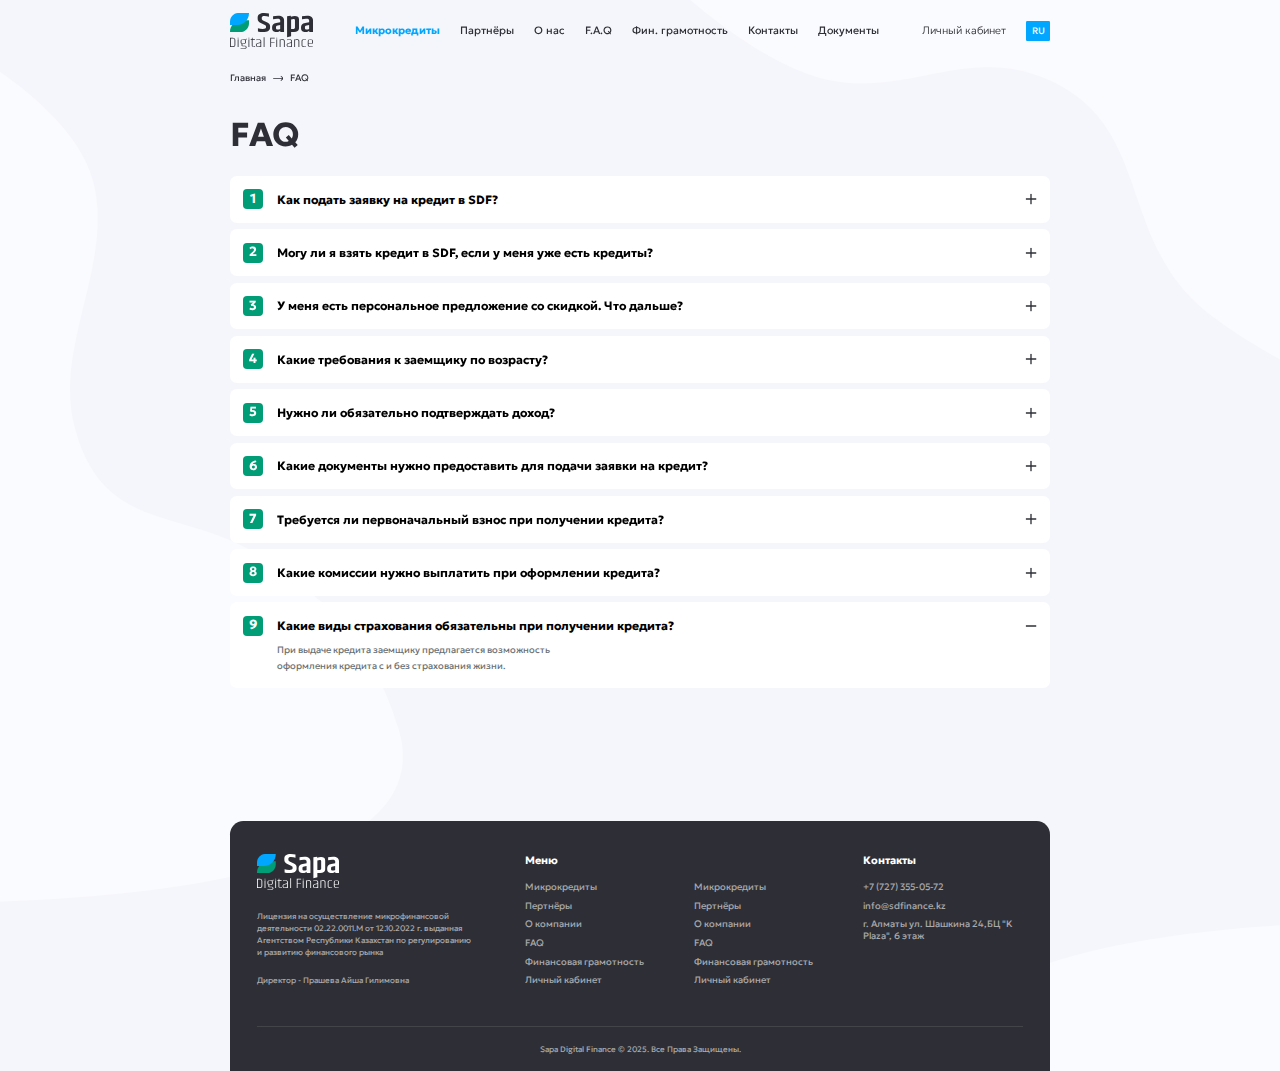
<file: faq.html>
<!DOCTYPE html>
<html lang="ru">

<head>
    <meta charset="UTF-8">
    <meta http-equiv="X-UA-Compatible" content="IE=edge">
    <meta name="viewport" content="width=device-width, initial-scale=1.0">
    <title>Faq</title>
    <link rel="preconnect" href="https://fonts.googleapis.com">
    <link rel="preconnect" href="https://fonts.gstatic.com" crossorigin>
    <link href="https://fonts.googleapis.com/css2?family=Geologica:wght@100..900&display=swap" rel="stylesheet">
    <link rel="stylesheet" href="css/aos.css" />
    <link rel="stylesheet" href="css/swiper.css" />
    <link rel="stylesheet" href="css/style.min.css" />
</head>

<body>
    <div class="big-wrapper">
        <header class="header">
            <div class="container">
                <div class="header__inner">
                    <a class="header__logo logo" href="#" data-aos="fade-down">
                        <img src="images/logo.svg" alt="logo">
                    </a>
                    <div class="header__wrapper">
                        <svg class="header__bg" width="1108" height="707" viewBox="0 0 1108 707" fill="none"
                            xmlns="http://www.w3.org/2000/svg">
                            <path opacity="0.5"
                                d="M257.202 211.193C134.899 173.46 0.0496078 27.9538 0.0496078 27.9538L1107.59 0.387263L1104.18 706.354C1104.18 706.354 913.384 629.117 817.437 550.203C688.04 443.778 744.505 274.837 581.91 211.554C465.767 166.352 377.077 248.177 257.202 211.193Z"
                                fill="white" />
                        </svg>
                        <div class="header__wrp">
                            <nav class="header__menu menu" data-aos="fade-down">
                                <ul class="menu__list menu-list">
                                    <li class="menu-list__item menu-list__item--active">
                                        <a class="menu-list__link" href="#">
                                            Микрокредиты
                                        </a>
                                    </li>
                                    <li class="menu-list__item">
                                        <a class="menu-list__link" href="#">
                                            Партнёры
                                        </a>
                                    </li>
                                    <li class="menu-list__item">
                                        <a class="menu-list__link" href="#">
                                            О нас
                                        </a>
                                    </li>
                                    <li class="menu-list__item">
                                        <a class="menu-list__link" href="#">
                                            F.A.Q
                                        </a>
                                    </li>
                                    <li class="menu-list__item">
                                        <a class="menu-list__link" href="#">
                                            Фин. грамотность
                                        </a>
                                    </li>
                                    <li class="menu-list__item">
                                        <a class="menu-list__link" href="#">
                                            Контакты
                                        </a>
                                    </li>
                                    <li class="menu-list__item">
                                        <a class="menu-list__link" href="#">
                                            Документы
                                        </a>
                                    </li>
                                </ul>
                            </nav>
                            <div class="header__wrap" data-aos="fade-down">
                                <a class="header__link" href="#">
                                    Личный кабинет
                                </a>
                            </div>
                            <div class="header__connect connect">
                                <h5 class="connect__title">
                                    Контакты
                                </h5>
                                <ul class="connect__list connect-list">
                                    <li class="connect-list__item">
                                        <a class="connect-list__link" href="tel:+77273550572">
                                            +7 (727) 355-05-72
                                        </a>
                                    </li>
                                    <li class="connect-list__item">
                                        <a class="connect-list__link" href="mailto:info@sdfinance.kz">
                                            info@sdfinance.kz
                                        </a>
                                    </li>
                                    <li class="connect-list__item">
                                        <a class="connect-list__link" href="#">
                                            г. Алматы ул. Шашкина 24,БЦ "K Plaza", 6 этаж
                                        </a>
                                    </li>
                                </ul>
                            </div>
                        </div>
                    </div>
                    <div class="header__lang lang" data-aos="fade-down">
                        <div class="lang__current">
                            RU
                        </div>
                        <ul class="lang__list lang-list">
                            <li class="lang-list__item">
                                <a class="lang-list__link" href="#">
                                    KZ
                                </a>
                            </li>
                        </ul>
                    </div>
                    <div class="header__burger burger" data-aos="fade-down">
                        <span></span>
                        <span></span>
                        <span></span>
                    </div>
                </div>
            </div>
        </header>
        <div class="wrapper">
            <main class="main">
                <div class="main__breadcrumbs breadcrumbs" data-aos="fade-right">
                    <div class="container">
                        <ul class="breadcrumbs__list breadcrumbs-list">
                            <li class="breadcrumbs-list__item">
                                <a class="breadcrumbs-list__link" href="#">
                                    Главная
                                </a>
                                <svg width="16" height="16" viewBox="0 0 16 16" fill="none"
                                    xmlns="http://www.w3.org/2000/svg">
                                    <g clip-path="url(#clip0_4030_16000)">
                                        <path
                                            d="M13.7964 8.62835C13.7214 8.62835 13.6464 8.62835 13.5715 8.62835C9.31923 8.62835 5.06342 8.62835 0.811183 8.62835C0.721925 8.62835 0.632667 8.63192 0.54341 8.62121C0.229222 8.58194 -0.006418 8.31059 0.000722615 7.99284C0.00429292 7.68222 0.236363 7.42159 0.54698 7.38588C0.636238 7.37517 0.725495 7.37874 0.814753 7.37874C5.06699 7.37874 9.3228 7.37874 13.575 7.37874C13.65 7.37874 13.7214 7.37874 13.8428 7.37874C13.7607 7.29306 13.7143 7.2395 13.6679 7.19309C13.0145 6.54329 12.3611 5.88993 11.7078 5.2437C11.5114 5.0509 11.4293 4.82597 11.515 4.56177C11.6614 4.11191 12.2005 3.98695 12.5539 4.32613C12.9895 4.74743 13.4179 5.17943 13.8464 5.60787C14.4819 6.23982 15.121 6.87533 15.7565 7.50728C16.0743 7.82503 16.0778 8.18206 15.7672 8.49268C14.7104 9.54592 13.6536 10.5992 12.5932 11.6524C12.2362 12.0094 11.7185 11.9273 11.5328 11.4953C11.4293 11.249 11.4828 10.9955 11.6971 10.7777C12.354 10.1207 13.0109 9.46737 13.6714 8.81401C13.7178 8.76759 13.775 8.73189 13.825 8.69262C13.8142 8.67477 13.8035 8.65334 13.7964 8.62835Z"
                                            fill="#2E2F36" />
                                    </g>
                                    <defs>
                                        <clipPath id="clip0_4030_16000">
                                            <rect width="15.9986" height="7.744" fill="white"
                                                transform="translate(0.000720978 4.12891)" />
                                        </clipPath>
                                    </defs>
                                </svg>
                            </li>
                            <li class="breadcrumbs-list__item">
                                FAQ
                            </li>
                        </ul>
                    </div>
                </div>
                </section>
                <section class="main__faq faq">
                    <div class="container">
                        <h2 class="faq__title title" data-aos="fade-right">
                            FAQ
                        </h2>
                        <ul class="faq__list faq-list" data-aos="zoom-in">
                            <li class="faq-list__item">
                                <div class="faq-list__head faq-head">
                                    <div class="faq-head__digit">

                                    </div>
                                    <div class="faq-head__question">
                                        Как подать заявку на кредит в SDF?
                                    </div>
                                    <div class="faq-head__icons faq-icons">
                                        <svg width="16" height="16" viewBox="0 0 16 16" fill="none"
                                            xmlns="http://www.w3.org/2000/svg">
                                            <line y1="8" x2="16" y2="8" stroke="#2E2F36" stroke-width="2" />
                                            <line x1="8" y1="-5.46393e-08" x2="8" y2="16" stroke="#2E2F36"
                                                stroke-width="2" />
                                        </svg>
                                        <svg width="16" height="2" viewBox="0 0 16 2" fill="none"
                                            xmlns="http://www.w3.org/2000/svg">
                                            <line y1="1" x2="16" y2="1" stroke="#2E2F36" stroke-width="2" />
                                        </svg>
                                    </div>
                                </div>
                                <div class="faq-list__body faq-body">
                                    <p class="faq-body__text">
                                        При выдаче кредита заемщику предлагается возможность <br>
                                        оформления кредита с и без
                                        страхования жизни.
                                    </p>
                                </div>
                            </li>
                            <li class="faq-list__item">
                                <div class="faq-list__head faq-head">
                                    <div class="faq-head__digit">

                                    </div>
                                    <div class="faq-head__question">
                                        Могу ли я взять кредит в SDF, если у меня уже есть кредиты?
                                    </div>
                                    <div class="faq-head__icons faq-icons">
                                        <svg width="16" height="16" viewBox="0 0 16 16" fill="none"
                                            xmlns="http://www.w3.org/2000/svg">
                                            <line y1="8" x2="16" y2="8" stroke="#2E2F36" stroke-width="2" />
                                            <line x1="8" y1="-5.46393e-08" x2="8" y2="16" stroke="#2E2F36"
                                                stroke-width="2" />
                                        </svg>
                                        <svg width="16" height="2" viewBox="0 0 16 2" fill="none"
                                            xmlns="http://www.w3.org/2000/svg">
                                            <line y1="1" x2="16" y2="1" stroke="#2E2F36" stroke-width="2" />
                                        </svg>
                                    </div>
                                </div>
                                <div class="faq-list__body faq-body">
                                    <p class="faq-body__text">
                                    <p class="faq-body__text">
                                        При выдаче кредита заемщику предлагается возможность <br>
                                        оформления кредита с и без
                                        страхования жизни.
                                    </p>
                                    </p>
                                </div>
                            </li>
                            <li class="faq-list__item">
                                <div class="faq-list__head faq-head">
                                    <div class="faq-head__digit">

                                    </div>
                                    <div class="faq-head__question">
                                        У меня есть персональное предложение со скидкой. Что дальше?
                                    </div>
                                    <div class="faq-head__icons faq-icons">
                                        <svg width="16" height="16" viewBox="0 0 16 16" fill="none"
                                            xmlns="http://www.w3.org/2000/svg">
                                            <line y1="8" x2="16" y2="8" stroke="#2E2F36" stroke-width="2" />
                                            <line x1="8" y1="-5.46393e-08" x2="8" y2="16" stroke="#2E2F36"
                                                stroke-width="2" />
                                        </svg>
                                        <svg width="16" height="2" viewBox="0 0 16 2" fill="none"
                                            xmlns="http://www.w3.org/2000/svg">
                                            <line y1="1" x2="16" y2="1" stroke="#2E2F36" stroke-width="2" />
                                        </svg>
                                    </div>
                                </div>
                                <div class="faq-list__body faq-body">
                                    <p class="faq-body__text">
                                        При выдаче кредита заемщику предлагается возможность <br>
                                        оформления кредита с и без
                                        страхования жизни.
                                    </p>
                                </div>
                            </li>
                            <li class="faq-list__item">
                                <div class="faq-list__head faq-head">
                                    <div class="faq-head__digit">

                                    </div>
                                    <div class="faq-head__question">
                                        Какие требования к заемщику по возрасту?
                                    </div>
                                    <div class="faq-head__icons faq-icons">
                                        <svg width="16" height="16" viewBox="0 0 16 16" fill="none"
                                            xmlns="http://www.w3.org/2000/svg">
                                            <line y1="8" x2="16" y2="8" stroke="#2E2F36" stroke-width="2" />
                                            <line x1="8" y1="-5.46393e-08" x2="8" y2="16" stroke="#2E2F36"
                                                stroke-width="2" />
                                        </svg>
                                        <svg width="16" height="2" viewBox="0 0 16 2" fill="none"
                                            xmlns="http://www.w3.org/2000/svg">
                                            <line y1="1" x2="16" y2="1" stroke="#2E2F36" stroke-width="2" />
                                        </svg>
                                    </div>
                                </div>
                                <div class="faq-list__body faq-body">
                                    <p class="faq-body__text">
                                        При выдаче кредита заемщику предлагается возможность <br>
                                        оформления кредита с и без
                                        страхования жизни.
                                    </p>
                                </div>
                            </li>
                            <li class="faq-list__item">
                                <div class="faq-list__head faq-head">
                                    <div class="faq-head__digit">

                                    </div>
                                    <div class="faq-head__question">
                                        Нужно ли обязательно подтверждать доход?
                                    </div>
                                    <div class="faq-head__icons faq-icons">
                                        <svg width="16" height="16" viewBox="0 0 16 16" fill="none"
                                            xmlns="http://www.w3.org/2000/svg">
                                            <line y1="8" x2="16" y2="8" stroke="#2E2F36" stroke-width="2" />
                                            <line x1="8" y1="-5.46393e-08" x2="8" y2="16" stroke="#2E2F36"
                                                stroke-width="2" />
                                        </svg>
                                        <svg width="16" height="2" viewBox="0 0 16 2" fill="none"
                                            xmlns="http://www.w3.org/2000/svg">
                                            <line y1="1" x2="16" y2="1" stroke="#2E2F36" stroke-width="2" />
                                        </svg>
                                    </div>
                                </div>
                                <div class="faq-list__body faq-body">
                                    <p class="faq-body__text">
                                        При выдаче кредита заемщику предлагается возможность <br>
                                        оформления кредита с и без
                                        страхования жизни.
                                    </p>
                                </div>
                            </li>
                            <li class="faq-list__item">
                                <div class="faq-list__head faq-head">
                                    <div class="faq-head__digit">

                                    </div>
                                    <div class="faq-head__question">
                                        Какие документы нужно предоставить для подачи заявки на кредит?
                                    </div>
                                    <div class="faq-head__icons faq-icons">
                                        <svg width="16" height="16" viewBox="0 0 16 16" fill="none"
                                            xmlns="http://www.w3.org/2000/svg">
                                            <line y1="8" x2="16" y2="8" stroke="#2E2F36" stroke-width="2" />
                                            <line x1="8" y1="-5.46393e-08" x2="8" y2="16" stroke="#2E2F36"
                                                stroke-width="2" />
                                        </svg>
                                        <svg width="16" height="2" viewBox="0 0 16 2" fill="none"
                                            xmlns="http://www.w3.org/2000/svg">
                                            <line y1="1" x2="16" y2="1" stroke="#2E2F36" stroke-width="2" />
                                        </svg>
                                    </div>
                                </div>
                                <div class="faq-list__body faq-body">
                                    <p class="faq-body__text">
                                        При выдаче кредита заемщику предлагается возможность <br>
                                        оформления кредита с и без
                                        страхования жизни.
                                    </p>
                                </div>
                            </li>
                            <li class="faq-list__item">
                                <div class="faq-list__head faq-head">
                                    <div class="faq-head__digit">

                                    </div>
                                    <div class="faq-head__question">
                                        Требуется ли первоначальный взнос при получении кредита?
                                    </div>
                                    <div class="faq-head__icons faq-icons">
                                        <svg width="16" height="16" viewBox="0 0 16 16" fill="none"
                                            xmlns="http://www.w3.org/2000/svg">
                                            <line y1="8" x2="16" y2="8" stroke="#2E2F36" stroke-width="2" />
                                            <line x1="8" y1="-5.46393e-08" x2="8" y2="16" stroke="#2E2F36"
                                                stroke-width="2" />
                                        </svg>
                                        <svg width="16" height="2" viewBox="0 0 16 2" fill="none"
                                            xmlns="http://www.w3.org/2000/svg">
                                            <line y1="1" x2="16" y2="1" stroke="#2E2F36" stroke-width="2" />
                                        </svg>
                                    </div>
                                </div>
                                <div class="faq-list__body faq-body">
                                    <p class="faq-body__text">
                                        При выдаче кредита заемщику предлагается возможность <br>
                                        оформления кредита с и без
                                        страхования жизни.
                                    </p>
                                </div>
                            </li>
                            <li class="faq-list__item">
                                <div class="faq-list__head faq-head">
                                    <div class="faq-head__digit">

                                    </div>
                                    <div class="faq-head__question">
                                        Какие комиссии нужно выплатить при оформлении кредита?
                                    </div>
                                    <div class="faq-head__icons faq-icons">
                                        <svg width="16" height="16" viewBox="0 0 16 16" fill="none"
                                            xmlns="http://www.w3.org/2000/svg">
                                            <line y1="8" x2="16" y2="8" stroke="#2E2F36" stroke-width="2" />
                                            <line x1="8" y1="-5.46393e-08" x2="8" y2="16" stroke="#2E2F36"
                                                stroke-width="2" />
                                        </svg>
                                        <svg width="16" height="2" viewBox="0 0 16 2" fill="none"
                                            xmlns="http://www.w3.org/2000/svg">
                                            <line y1="1" x2="16" y2="1" stroke="#2E2F36" stroke-width="2" />
                                        </svg>
                                    </div>
                                </div>
                                <div class="faq-list__body faq-body">
                                    <p class="faq-body__text">
                                        При выдаче кредита заемщику предлагается возможность <br>
                                        оформления кредита с и без
                                        страхования жизни.
                                    </p>
                                </div>
                            </li>
                            <li class="faq-list__item faq-list__item--active">
                                <div class="faq-list__head faq-head">
                                    <div class="faq-head__digit">

                                    </div>
                                    <div class="faq-head__question">
                                        Какие виды страхования обязательны при получении кредита?
                                    </div>
                                    <div class="faq-head__icons faq-icons">
                                        <svg width="16" height="16" viewBox="0 0 16 16" fill="none"
                                            xmlns="http://www.w3.org/2000/svg">
                                            <line y1="8" x2="16" y2="8" stroke="#2E2F36" stroke-width="2" />
                                            <line x1="8" y1="-5.46393e-08" x2="8" y2="16" stroke="#2E2F36"
                                                stroke-width="2" />
                                        </svg>
                                        <svg width="16" height="2" viewBox="0 0 16 2" fill="none"
                                            xmlns="http://www.w3.org/2000/svg">
                                            <line y1="1" x2="16" y2="1" stroke="#2E2F36" stroke-width="2" />
                                        </svg>
                                    </div>
                                </div>
                                <div class="faq-list__body faq-body">
                                    <p class="faq-body__text">
                                        При выдаче кредита заемщику предлагается возможность <br>
                                        оформления кредита с и без
                                        страхования жизни.
                                    </p>
                                </div>
                            </li>
                        </ul>
                    </div>
                </section>
            </main>
            <footer class="footer" data-aos="fade">
                <div class="container">
                    <div class="footer__inner">
                        <div class="footer__content footer-content">
                            <div class="footer-content__body footer-body">
                                <a class="footer-body__logo logo" href="#">
                                    <img src="images/logo-white.svg" alt="logo">
                                </a>
                                <p class="footer-body__text">
                                    Лицензия на осуществление микрофинансовой деятельности 02.22.0011.M от 12.10.2022 г.
                                    выданная Агентством Республики Казахстан по регулированию и развитию финансового
                                    рынка
                                </p>
                                <p class="footer-body__text">
                                    Директор - Прашева Айша Гилимовна
                                </p>
                            </div>
                            <nav class="footer-content__navigation navigation">
                                <h5 class="navigation__title">
                                    Меню
                                </h5>
                                <div class="navigation__inner">
                                    <ul class="navigation__list navigation-list">
                                        <li class="navigation-list__item">
                                            <a class="navigation-list__link" href="#">
                                                Микрокредиты
                                            </a>
                                        </li>
                                        <li class="navigation-list__item">
                                            <a class="navigation-list__link" href="#">
                                                Пертнёры
                                            </a>
                                        </li>
                                        <li class="navigation-list__item">
                                            <a class="navigation-list__link" href="#">
                                                О компании
                                            </a>
                                        </li>
                                        <li class="navigation-list__item">
                                            <a class="navigation-list__link" href="#">
                                                FAQ
                                            </a>
                                        </li>
                                        <li class="navigation-list__item">
                                            <a class="navigation-list__link" href="#">
                                                Финансовая грамотность
                                            </a>
                                        </li>
                                        <li class="navigation-list__item">
                                            <a class="navigation-list__link" href="#">
                                                Личный кабинет
                                            </a>
                                        </li>
                                    </ul>
                                    <ul class="navigation__list navigation-list">
                                        <li class="navigation-list__item">
                                            <a class="navigation-list__link" href="#">
                                                Микрокредиты
                                            </a>
                                        </li>
                                        <li class="navigation-list__item">
                                            <a class="navigation-list__link" href="#">
                                                Пертнёры
                                            </a>
                                        </li>
                                        <li class="navigation-list__item">
                                            <a class="navigation-list__link" href="#">
                                                О компании
                                            </a>
                                        </li>
                                        <li class="navigation-list__item">
                                            <a class="navigation-list__link" href="#">
                                                FAQ
                                            </a>
                                        </li>
                                        <li class="navigation-list__item">
                                            <a class="navigation-list__link" href="#">
                                                Финансовая грамотность
                                            </a>
                                        </li>
                                        <li class="navigation-list__item">
                                            <a class="navigation-list__link" href="#">
                                                Личный кабинет
                                            </a>
                                        </li>
                                    </ul>
                                </div>
                            </nav>
                            <div class="footer-content__connect connect">
                                <h5 class="connect__title">
                                    Контакты
                                </h5>
                                <ul class="connect__list connect-list">
                                    <li class="connect-list__item">
                                        <a class="connect-list__link" href="tel:+77273550572">
                                            +7 (727) 355-05-72
                                        </a>
                                    </li>
                                    <li class="connect-list__item">
                                        <a class="connect-list__link" href="mailto:info@sdfinance.kz">
                                            info@sdfinance.kz
                                        </a>
                                    </li>
                                    <li class="connect-list__item">
                                        <a class="connect-list__link" href="#">
                                            г. Алматы ул. Шашкина 24,БЦ "K Plaza", 6 этаж
                                        </a>
                                    </li>
                                </ul>
                            </div>
                        </div>
                        <div class="footer__bottom footer-bottom">
                            <p class="footer-bottom__copy">
                                Sapa Digital Finance © 2025. Все Права Защищены.
                            </p>
                        </div>
                    </div>
                </div>
            </footer>
        </div>
        <div class="main__figures figures">
            <picture class="figures__figure">
                <img src="images/bg-figure-1.svg" alt="figure">
            </picture>
            <picture class="figures__figure">
                <img src="images/bg-figure-2.svg" alt="figure">
            </picture>
            <picture class="figures__figure">
                <img src="images/bg-figure-3.svg" alt="figure">
            </picture>
            <picture class="figures__figure">
                <img src="images/bg-figure-4.svg" alt="figure">
            </picture>
            <picture class="figures__figure">
                <img src="images/bg-figure-5.svg" alt="figure">
            </picture>
            <picture class="figures__figure">
                <img src="images/bg-figure-6.svg" alt="figure">
            </picture>
        </div>
    </div>

    <script src="js/jquery.js"></script>
    <script src="js/aos.js"></script>
    <script src="js/swiper.js"></script>
    <script src="js/main.min.js"></script>
</body>

</html>
</file>
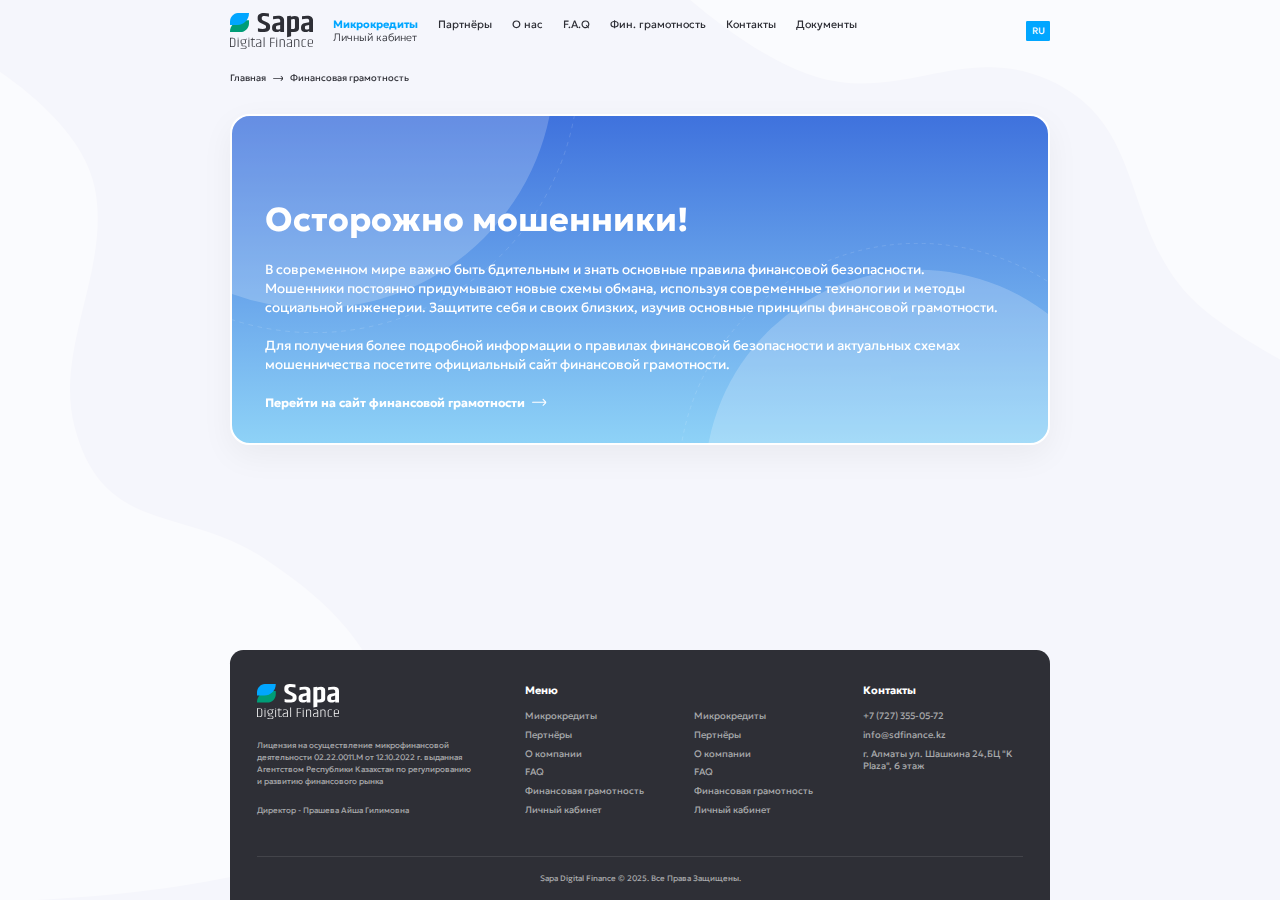
<file: literacy.html>
<!DOCTYPE html>
<html lang="ru">

<head>
    <meta charset="UTF-8">
    <meta http-equiv="X-UA-Compatible" content="IE=edge">
    <meta name="viewport" content="width=device-width, initial-scale=1.0">
    <title>Literacy</title>
    <link rel="preconnect" href="https://fonts.googleapis.com">
    <link rel="preconnect" href="https://fonts.gstatic.com" crossorigin>
    <link href="https://fonts.googleapis.com/css2?family=Geologica:wght@100..900&display=swap" rel="stylesheet">
    <link rel="stylesheet" href="css/aos.css" />
    <link rel="stylesheet" href="css/swiper.css" />
    <link rel="stylesheet" href="css/style.min.css" />
</head>

<body>
    <div class="big-wrapper">
        <header class="header">
            <div class="container">
                <div class="header__inner">
                    <a class="header__logo logo" href="#" data-aos="fade-down">
                        <img src="images/logo.svg" alt="logo">
                    </a>
                    <div class="header__wrapper">
                        <nav class="header__menu menu" data-aos="fade-down">
                            <ul class="menu__list menu-list">
                                <li class="menu-list__item menu-list__item--active">
                                    <a class="menu-list__link" href="#">
                                        Микрокредиты
                                    </a>
                                </li>
                                <li class="menu-list__item">
                                    <a class="menu-list__link" href="#">
                                        Партнёры
                                    </a>
                                </li>
                                <li class="menu-list__item">
                                    <a class="menu-list__link" href="#">
                                        О нас
                                    </a>
                                </li>
                                <li class="menu-list__item">
                                    <a class="menu-list__link" href="#">
                                        F.A.Q
                                    </a>
                                </li>
                                <li class="menu-list__item">
                                    <a class="menu-list__link" href="#">
                                        Фин. грамотность
                                    </a>
                                </li>
                                <li class="menu-list__item">
                                    <a class="menu-list__link" href="#">
                                        Контакты
                                    </a>
                                </li>
                                <li class="menu-list__item">
                                    <a class="menu-list__link" href="#">
                                        Документы
                                    </a>
                                </li>
                            </ul>
                        </nav>
                        <div class="header__wrap" data-aos="fade-down">
                            <a class="header__link" href="#">
                                Личный кабинет
                            </a>
                        </div>
                    </div>
                    <div class="header__lang lang" data-aos="fade-down">
                        <div class="lang__current">
                            RU
                        </div>
                        <ul class="lang__list lang-list">
                            <li class="lang-list__item">
                                <a class="lang-list__link" href="#">
                                    KZ
                                </a>
                            </li>
                            <li class="lang-list__item">
                                <a class="lang-list__link" href="#">
                                    RU
                                </a>
                            </li>
                        </ul>
                    </div>
                    <div class="header__burger burger" data-aos="fade-down">
                        <span></span>
                        <span></span>
                        <span></span>
                    </div>
                </div>
            </div>
        </header>
        <div class="wrapper">
            <main class="main">
                <div class="main__breadcrumbs breadcrumbs" data-aos="fade-right">
                    <div class="container">
                        <ul class="breadcrumbs__list breadcrumbs-list">
                            <li class="breadcrumbs-list__item">
                                <a class="breadcrumbs-list__link" href="#">
                                    Главная
                                </a>
                                <svg width="16" height="16" viewBox="0 0 16 16" fill="none"
                                    xmlns="http://www.w3.org/2000/svg">
                                    <g clip-path="url(#clip0_4030_16000)">
                                        <path
                                            d="M13.7964 8.62835C13.7214 8.62835 13.6464 8.62835 13.5715 8.62835C9.31923 8.62835 5.06342 8.62835 0.811183 8.62835C0.721925 8.62835 0.632667 8.63192 0.54341 8.62121C0.229222 8.58194 -0.006418 8.31059 0.000722615 7.99284C0.00429292 7.68222 0.236363 7.42159 0.54698 7.38588C0.636238 7.37517 0.725495 7.37874 0.814753 7.37874C5.06699 7.37874 9.3228 7.37874 13.575 7.37874C13.65 7.37874 13.7214 7.37874 13.8428 7.37874C13.7607 7.29306 13.7143 7.2395 13.6679 7.19309C13.0145 6.54329 12.3611 5.88993 11.7078 5.2437C11.5114 5.0509 11.4293 4.82597 11.515 4.56177C11.6614 4.11191 12.2005 3.98695 12.5539 4.32613C12.9895 4.74743 13.4179 5.17943 13.8464 5.60787C14.4819 6.23982 15.121 6.87533 15.7565 7.50728C16.0743 7.82503 16.0778 8.18206 15.7672 8.49268C14.7104 9.54592 13.6536 10.5992 12.5932 11.6524C12.2362 12.0094 11.7185 11.9273 11.5328 11.4953C11.4293 11.249 11.4828 10.9955 11.6971 10.7777C12.354 10.1207 13.0109 9.46737 13.6714 8.81401C13.7178 8.76759 13.775 8.73189 13.825 8.69262C13.8142 8.67477 13.8035 8.65334 13.7964 8.62835Z"
                                            fill="#2E2F36" />
                                    </g>
                                    <defs>
                                        <clipPath id="clip0_4030_16000">
                                            <rect width="15.9986" height="7.744" fill="white"
                                                transform="translate(0.000720978 4.12891)" />
                                        </clipPath>
                                    </defs>
                                </svg>
                            </li>
                            <li class="breadcrumbs-list__item">
                                Финансовая грамотность
                            </li>
                        </ul>
                    </div>
                </div>
                </section>
                <section class="main__about about about--literacy" data-aos="zoom-in">
                    <div class="container">
                        <div class="about__inner">
                            <div class="about__сircles about-circles">
                                <picture class="about-circles__circle">
                                    <img src="images/about-circle-1.svg" alt="circle">
                                </picture>
                                <picture class="about-circles__circle">
                                    <img src="images/about-circle-2.svg" alt="circle">
                                </picture>
                            </div>
                            <div class="about__body about-body">
                                <h2 class="about-body__title title">
                                    Осторожно мошенники!
                                </h2>
                                <p class="about-body__text">
                                    В современном мире важно быть бдительным и знать основные правила финансовой
                                    безопасности. Мошенники постоянно придумывают новые схемы обмана, используя
                                    современные технологии и методы социальной инженерии. Защитите себя и своих близких,
                                    изучив основные принципы финансовой грамотности.
                                </p>
                                <p class="about-body__text">
                                    Для получения более подробной информации о правилах финансовой безопасности и
                                    актуальных схемах мошенничества посетите официальный сайт финансовой грамотности.
                                </p>
                                <a class="about-body__link" href="#">
                                    <span>
                                        Перейти на сайт финансовой грамотности
                                    </span>
                                    <svg width="22" height="22" viewBox="0 0 22 22" fill="none"
                                        xmlns="http://www.w3.org/2000/svg">
                                        <g clip-path="url(#clip0_4027_14902)">
                                            <path
                                                d="M16.0771 16.04C16.3729 16.3369 16.8418 16.3563 17.1602 16.0977L17.2217 16.042L21.7119 11.5732L21.7148 11.5713C22.028 11.2568 22.0293 10.7456 21.7158 10.4297C21.7145 10.4286 21.7128 10.4276 21.7119 10.4268L17.2217 5.95801C16.9248 5.66258 16.456 5.64456 16.1387 5.9043L16.0771 5.95996C15.7815 6.25698 15.7634 6.72666 16.0234 7.04394L16.0791 7.10449L19.0947 10.1055L19.1807 10.1904L0.859374 10.1904C0.412358 10.1904 0.0498078 10.553 0.0498042 11C0.0498043 11.447 0.412356 11.8096 0.859375 11.8096L19.1807 11.8096L19.0947 11.8945L16.0791 14.8955C15.7824 15.1912 15.7628 15.6602 16.0215 15.9785L16.0771 16.04Z"
                                                fill="white" stroke="white" stroke-width="0.1"></path>
                                        </g>
                                        <defs>
                                            <clipPath id="clip0_4027_14902">
                                                <rect width="22" height="22" fill="white"
                                                    transform="matrix(1 -8.74228e-08 -8.74228e-08 -1 0 22)"></rect>
                                            </clipPath>
                                        </defs>
                                    </svg>
                                </a>
                            </div>
                        </div>
                    </div>
                </section>
            </main>
            <footer class="footer" data-aos="fade">
                <div class="container">
                    <div class="footer__inner">
                        <div class="footer__content footer-content">
                            <div class="footer-content__body footer-body">
                                <a class="footer-body__logo logo" href="#">
                                    <img src="images/logo-white.svg" alt="logo">
                                </a>
                                <p class="footer-body__text">
                                    Лицензия на осуществление микрофинансовой деятельности 02.22.0011.M от 12.10.2022 г.
                                    выданная Агентством Республики Казахстан по регулированию и развитию финансового
                                    рынка
                                </p>
                                <p class="footer-body__text">
                                    Директор - Прашева Айша Гилимовна
                                </p>
                            </div>
                            <nav class="footer-content__navigation navigation">
                                <h5 class="navigation__title">
                                    Меню
                                </h5>
                                <div class="navigation__inner">
                                    <ul class="navigation__list navigation-list">
                                        <li class="navigation-list__item">
                                            <a class="navigation-list__link" href="#">
                                                Микрокредиты
                                            </a>
                                        </li>
                                        <li class="navigation-list__item">
                                            <a class="navigation-list__link" href="#">
                                                Пертнёры
                                            </a>
                                        </li>
                                        <li class="navigation-list__item">
                                            <a class="navigation-list__link" href="#">
                                                О компании
                                            </a>
                                        </li>
                                        <li class="navigation-list__item">
                                            <a class="navigation-list__link" href="#">
                                                FAQ
                                            </a>
                                        </li>
                                        <li class="navigation-list__item">
                                            <a class="navigation-list__link" href="#">
                                                Финансовая грамотность
                                            </a>
                                        </li>
                                        <li class="navigation-list__item">
                                            <a class="navigation-list__link" href="#">
                                                Личный кабинет
                                            </a>
                                        </li>
                                    </ul>
                                    <ul class="navigation__list navigation-list">
                                        <li class="navigation-list__item">
                                            <a class="navigation-list__link" href="#">
                                                Микрокредиты
                                            </a>
                                        </li>
                                        <li class="navigation-list__item">
                                            <a class="navigation-list__link" href="#">
                                                Пертнёры
                                            </a>
                                        </li>
                                        <li class="navigation-list__item">
                                            <a class="navigation-list__link" href="#">
                                                О компании
                                            </a>
                                        </li>
                                        <li class="navigation-list__item">
                                            <a class="navigation-list__link" href="#">
                                                FAQ
                                            </a>
                                        </li>
                                        <li class="navigation-list__item">
                                            <a class="navigation-list__link" href="#">
                                                Финансовая грамотность
                                            </a>
                                        </li>
                                        <li class="navigation-list__item">
                                            <a class="navigation-list__link" href="#">
                                                Личный кабинет
                                            </a>
                                        </li>
                                    </ul>
                                </div>
                            </nav>
                            <div class="footer-content__connect connect">
                                <h5 class="connect__title">
                                    Контакты
                                </h5>
                                <ul class="connect__list connect-list">
                                    <li class="connect-list__item">
                                        <a class="connect-list__link" href="tel:+77273550572">
                                            +7 (727) 355-05-72
                                        </a>
                                    </li>
                                    <li class="connect-list__item">
                                        <a class="connect-list__link" href="mailto:info@sdfinance.kz">
                                            info@sdfinance.kz
                                        </a>
                                    </li>
                                    <li class="connect-list__item">
                                        <a class="connect-list__link" href="#">
                                            г. Алматы ул. Шашкина 24,БЦ "K Plaza", 6 этаж
                                        </a>
                                    </li>
                                </ul>
                            </div>
                        </div>
                        <div class="footer__bottom footer-bottom">
                            <p class="footer-bottom__copy">
                                Sapa Digital Finance © 2025. Все Права Защищены.
                            </p>
                        </div>
                    </div>
                </div>
            </footer>
        </div>
        <div class="main__figures figures">
            <picture class="figures__figure">
                <img src="images/bg-figure-1.svg" alt="figure">
            </picture>
            <picture class="figures__figure">
                <img src="images/bg-figure-2.svg" alt="figure">
            </picture>
            <picture class="figures__figure">
                <img src="images/bg-figure-3.svg" alt="figure">
            </picture>
            <picture class="figures__figure">
                <img src="images/bg-figure-4.svg" alt="figure">
            </picture>
            <picture class="figures__figure">
                <img src="images/bg-figure-5.svg" alt="figure">
            </picture>
            <picture class="figures__figure">
                <img src="images/bg-figure-6.svg" alt="figure">
            </picture>
        </div>
    </div>

    <script src="js/jquery.js"></script>
    <script src="js/aos.js"></script>
    <script src="js/swiper.js"></script>
    <script src="js/main.min.js"></script>
</body>

</html>
</file>
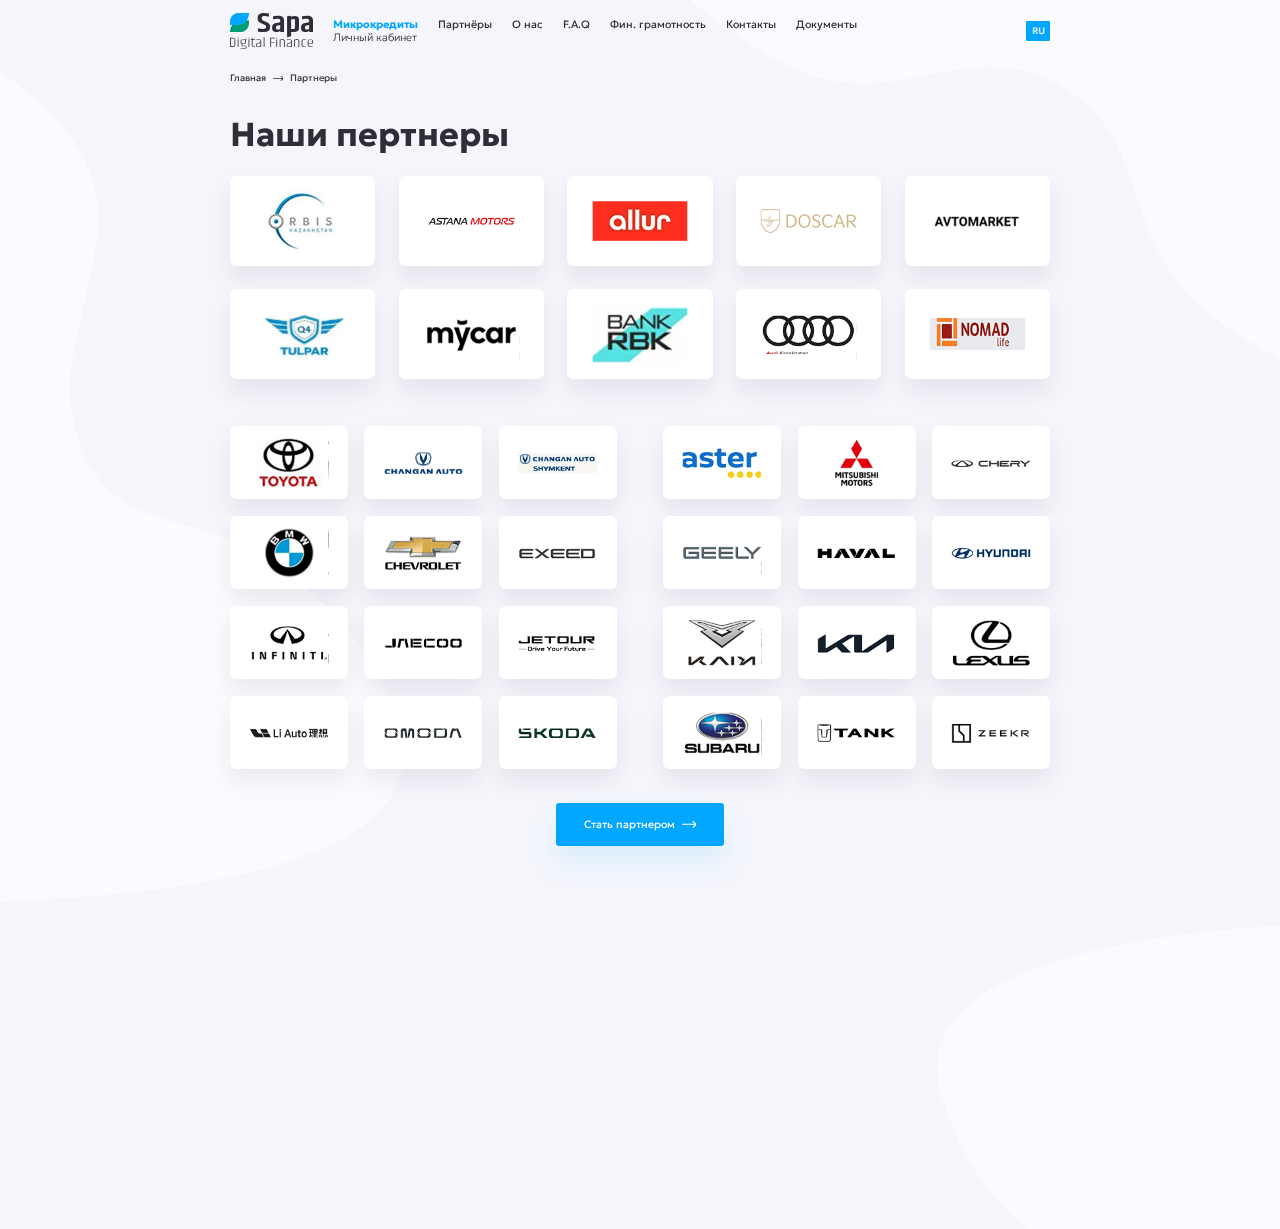
<file: partners.html>
<!DOCTYPE html>
<html lang="ru">

<head>
    <meta charset="UTF-8">
    <meta http-equiv="X-UA-Compatible" content="IE=edge">
    <meta name="viewport" content="width=device-width, initial-scale=1.0">
    <title>Partners</title>
    <link rel="preconnect" href="https://fonts.googleapis.com">
    <link rel="preconnect" href="https://fonts.gstatic.com" crossorigin>
    <link href="https://fonts.googleapis.com/css2?family=Geologica:wght@100..900&display=swap" rel="stylesheet">
    <link rel="stylesheet" href="css/aos.css" />
    <link rel="stylesheet" href="css/swiper.css" />
    <link rel="stylesheet" href="css/style.min.css" />
</head>

<body>
    <div class="big-wrapper">
        <header class="header">
            <div class="container">
                <div class="header__inner">
                    <a class="header__logo logo" href="#" data-aos="fade-down">
                        <img src="images/logo.svg" alt="logo">
                    </a>
                    <div class="header__wrapper">
                        <nav class="header__menu menu" data-aos="fade-down">
                            <ul class="menu__list menu-list">
                                <li class="menu-list__item menu-list__item--active">
                                    <a class="menu-list__link" href="#">
                                        Микрокредиты
                                    </a>
                                </li>
                                <li class="menu-list__item">
                                    <a class="menu-list__link" href="#">
                                        Партнёры
                                    </a>
                                </li>
                                <li class="menu-list__item">
                                    <a class="menu-list__link" href="#">
                                        О нас
                                    </a>
                                </li>
                                <li class="menu-list__item">
                                    <a class="menu-list__link" href="#">
                                        F.A.Q
                                    </a>
                                </li>
                                <li class="menu-list__item">
                                    <a class="menu-list__link" href="#">
                                        Фин. грамотность
                                    </a>
                                </li>
                                <li class="menu-list__item">
                                    <a class="menu-list__link" href="#">
                                        Контакты
                                    </a>
                                </li>
                                <li class="menu-list__item">
                                    <a class="menu-list__link" href="#">
                                        Документы
                                    </a>
                                </li>
                            </ul>
                        </nav>
                        <div class="header__wrap" data-aos="fade-down">
                            <a class="header__link" href="#">
                                Личный кабинет
                            </a>
                        </div>
                    </div>
                    <div class="header__lang lang" data-aos="fade-down">
                        <div class="lang__current">
                            RU
                        </div>
                        <ul class="lang__list lang-list">
                            <li class="lang-list__item">
                                <a class="lang-list__link" href="#">
                                    KZ
                                </a>
                            </li>
                            <li class="lang-list__item">
                                <a class="lang-list__link" href="#">
                                    RU
                                </a>
                            </li>
                        </ul>
                    </div>
                    <div class="header__burger burger" data-aos="fade-down">
                        <span></span>
                        <span></span>
                        <span></span>
                    </div>
                </div>
            </div>
        </header>
        <div class="wrapper">
            <main class="main">
                <div class="main__breadcrumbs breadcrumbs" data-aos="fade-right">
                    <div class="container">
                        <ul class="breadcrumbs__list breadcrumbs-list">
                            <li class="breadcrumbs-list__item">
                                <a class="breadcrumbs-list__link" href="#">
                                    Главная
                                </a>
                                <svg width="16" height="16" viewBox="0 0 16 16" fill="none"
                                    xmlns="http://www.w3.org/2000/svg">
                                    <g clip-path="url(#clip0_4030_16000)">
                                        <path
                                            d="M13.7964 8.62835C13.7214 8.62835 13.6464 8.62835 13.5715 8.62835C9.31923 8.62835 5.06342 8.62835 0.811183 8.62835C0.721925 8.62835 0.632667 8.63192 0.54341 8.62121C0.229222 8.58194 -0.006418 8.31059 0.000722615 7.99284C0.00429292 7.68222 0.236363 7.42159 0.54698 7.38588C0.636238 7.37517 0.725495 7.37874 0.814753 7.37874C5.06699 7.37874 9.3228 7.37874 13.575 7.37874C13.65 7.37874 13.7214 7.37874 13.8428 7.37874C13.7607 7.29306 13.7143 7.2395 13.6679 7.19309C13.0145 6.54329 12.3611 5.88993 11.7078 5.2437C11.5114 5.0509 11.4293 4.82597 11.515 4.56177C11.6614 4.11191 12.2005 3.98695 12.5539 4.32613C12.9895 4.74743 13.4179 5.17943 13.8464 5.60787C14.4819 6.23982 15.121 6.87533 15.7565 7.50728C16.0743 7.82503 16.0778 8.18206 15.7672 8.49268C14.7104 9.54592 13.6536 10.5992 12.5932 11.6524C12.2362 12.0094 11.7185 11.9273 11.5328 11.4953C11.4293 11.249 11.4828 10.9955 11.6971 10.7777C12.354 10.1207 13.0109 9.46737 13.6714 8.81401C13.7178 8.76759 13.775 8.73189 13.825 8.69262C13.8142 8.67477 13.8035 8.65334 13.7964 8.62835Z"
                                            fill="#2E2F36" />
                                    </g>
                                    <defs>
                                        <clipPath id="clip0_4030_16000">
                                            <rect width="15.9986" height="7.744" fill="white"
                                                transform="translate(0.000720978 4.12891)" />
                                        </clipPath>
                                    </defs>
                                </svg>
                            </li>
                            <li class="breadcrumbs-list__item">
                                Партнеры
                            </li>
                        </ul>
                    </div>
                </div>
                <section class="main__partners partners">
                    <div class="container">
                        <h1 class="partners__title title" data-aos="fade-right">
                            Наши пертнеры
                        </h1>
                        <div class="partners__inner partners--big" data-aos="zoom-in">
                            <div class="partners__item partners-item">
                                <picture class="partners-item__img">
                                    <img src="images/partners-img-1.png" alt="img">
                                </picture>
                            </div>
                            <div class="partners__item partners-item">
                                <picture class="partners-item__img">
                                    <img src="images/partners-img-2.png" alt="img">
                                </picture>
                            </div>
                            <div class="partners__item partners-item">
                                <picture class="partners-item__img">
                                    <img src="images/partners-img-3.png" alt="img">
                                </picture>
                            </div>
                            <div class="partners__item partners-item">
                                <picture class="partners-item__img">
                                    <img src="images/partners-img-4.png" alt="img">
                                </picture>
                            </div>
                            <div class="partners__item partners-item">
                                <picture class="partners-item__img">
                                    <img src="images/partners-img-5.png" alt="img">
                                </picture>
                            </div>
                            <div class="partners__item partners-item">
                                <picture class="partners-item__img">
                                    <img src="images/partners-img-6.png" alt="img">
                                </picture>
                            </div>
                            <div class="partners__item partners-item">
                                <picture class="partners-item__img">
                                    <img src="images/partners-img-7.png" alt="img">
                                </picture>
                            </div>
                            <div class="partners__item partners-item">
                                <picture class="partners-item__img">
                                    <img src="images/partners-img-8.png" alt="img">
                                </picture>
                            </div>
                            <div class="partners__item partners-item">
                                <picture class="partners-item__img">
                                    <img src="images/partners-img-9.png" alt="img">
                                </picture>
                            </div>
                            <div class="partners__item partners-item">
                                <picture class="partners-item__img">
                                    <img src="images/partners-img-10.png" alt="img">
                                </picture>
                            </div>
                        </div>
                        <div class="partners__wrapper">
                            <div class="partners__inner partners--small" data-aos="zoom-in">
                                <div class="partners__item partners-item">
                                    <picture class="partners-item__img">
                                        <img src="images/partners-img-11.png" alt="img">
                                    </picture>
                                </div>
                                <div class="partners__item partners-item">
                                    <picture class="partners-item__img">
                                        <img src="images/partners-img-12.png" alt="img">
                                    </picture>
                                </div>
                                <div class="partners__item partners-item">
                                    <picture class="partners-item__img">
                                        <img src="images/partners-img-13.png" alt="img">
                                    </picture>
                                </div>
                                <div class="partners__item partners-item">
                                    <picture class="partners-item__img">
                                        <img src="images/partners-img-14.png" alt="img">
                                    </picture>
                                </div>
                                <div class="partners__item partners-item">
                                    <picture class="partners-item__img">
                                        <img src="images/partners-img-15.png" alt="img">
                                    </picture>
                                </div>
                                <div class="partners__item partners-item">
                                    <picture class="partners-item__img">
                                        <img src="images/partners-img-16.png" alt="img">
                                    </picture>
                                </div>
                                <div class="partners__item partners-item">
                                    <picture class="partners-item__img">
                                        <img src="images/partners-img-17.png" alt="img">
                                    </picture>
                                </div>
                                <div class="partners__item partners-item">
                                    <picture class="partners-item__img">
                                        <img src="images/partners-img-18.png" alt="img">
                                    </picture>
                                </div>
                                <div class="partners__item partners-item">
                                    <picture class="partners-item__img">
                                        <img src="images/partners-img-19.png" alt="img">
                                    </picture>
                                </div>
                                <div class="partners__item partners-item">
                                    <picture class="partners-item__img">
                                        <img src="images/partners-img-20.png" alt="img">
                                    </picture>
                                </div>
                                <div class="partners__item partners-item">
                                    <picture class="partners-item__img">
                                        <img src="images/partners-img-21.png" alt="img">
                                    </picture>
                                </div>
                                <div class="partners__item partners-item">
                                    <picture class="partners-item__img">
                                        <img src="images/partners-img-22.png" alt="img">
                                    </picture>
                                </div>
                            </div>
                            <div class="partners__inner partners--small" data-aos="zoom-in">
                                <div class="partners__item partners-item">
                                    <picture class="partners-item__img">
                                        <img src="images/partners-img-23.png" alt="img">
                                    </picture>
                                </div>
                                <div class="partners__item partners-item">
                                    <picture class="partners-item__img">
                                        <img src="images/partners-img-24.png" alt="img">
                                    </picture>
                                </div>
                                <div class="partners__item partners-item">
                                    <picture class="partners-item__img">
                                        <img src="images/partners-img-25.png" alt="img">
                                    </picture>
                                </div>
                                <div class="partners__item partners-item">
                                    <picture class="partners-item__img">
                                        <img src="images/partners-img-26.png" alt="img">
                                    </picture>
                                </div>
                                <div class="partners__item partners-item">
                                    <picture class="partners-item__img">
                                        <img src="images/partners-img-27.png" alt="img">
                                    </picture>
                                </div>
                                <div class="partners__item partners-item">
                                    <picture class="partners-item__img">
                                        <img src="images/partners-img-28.png" alt="img">
                                    </picture>
                                </div>
                                <div class="partners__item partners-item">
                                    <picture class="partners-item__img">
                                        <img src="images/partners-img-29.png" alt="img">
                                    </picture>
                                </div>
                                <div class="partners__item partners-item">
                                    <picture class="partners-item__img">
                                        <img src="images/partners-img-30.png" alt="img">
                                    </picture>
                                </div>
                                <div class="partners__item partners-item">
                                    <picture class="partners-item__img">
                                        <img src="images/partners-img-31.png" alt="img">
                                    </picture>
                                </div>
                                <div class="partners__item partners-item">
                                    <picture class="partners-item__img">
                                        <img src="images/partners-img-32.png" alt="img">
                                    </picture>
                                </div>
                                <div class="partners__item partners-item">
                                    <picture class="partners-item__img">
                                        <img src="images/partners-img-33.png" alt="img">
                                    </picture>
                                </div>
                                <div class="partners__item partners-item">
                                    <picture class="partners-item__img">
                                        <img src="images/partners-img-34.png" alt="img">
                                    </picture>
                                </div>
                            </div>
                        </div>
                        <div class="partners__wrap" data-aos="fade-up">
                            <a class="partners__link btn btn--blue" href="#">
                                <span>
                                    Стать партнером
                                </span>
                                <svg width="22" height="22" viewBox="0 0 22 22" fill="none"
                                    xmlns="http://www.w3.org/2000/svg">
                                    <g clip-path="url(#clip0_4027_14902)">
                                        <path
                                            d="M16.0771 16.04C16.3729 16.3369 16.8418 16.3563 17.1602 16.0977L17.2217 16.042L21.7119 11.5732L21.7148 11.5713C22.028 11.2568 22.0293 10.7456 21.7158 10.4297C21.7145 10.4286 21.7128 10.4276 21.7119 10.4268L17.2217 5.95801C16.9248 5.66258 16.456 5.64456 16.1387 5.9043L16.0771 5.95996C15.7815 6.25698 15.7634 6.72666 16.0234 7.04394L16.0791 7.10449L19.0947 10.1055L19.1807 10.1904L0.859374 10.1904C0.412358 10.1904 0.0498078 10.553 0.0498042 11C0.0498043 11.447 0.412356 11.8096 0.859375 11.8096L19.1807 11.8096L19.0947 11.8945L16.0791 14.8955C15.7824 15.1912 15.7628 15.6602 16.0215 15.9785L16.0771 16.04Z"
                                            fill="white" stroke="white" stroke-width="0.1"></path>
                                    </g>
                                    <defs>
                                        <clipPath id="clip0_4027_14902">
                                            <rect width="22" height="22" fill="white"
                                                transform="matrix(1 -8.74228e-08 -8.74228e-08 -1 0 22)"></rect>
                                        </clipPath>
                                    </defs>
                                </svg>
                            </a>
                        </div>
                    </div>
                </section>
            </main>
            <footer class="footer" data-aos="fade">
                <div class="container">
                    <div class="footer__inner">
                        <div class="footer__content footer-content">
                            <div class="footer-content__body footer-body">
                                <a class="footer-body__logo logo" href="#">
                                    <img src="images/logo-white.svg" alt="logo">
                                </a>
                                <p class="footer-body__text">
                                    Лицензия на осуществление микрофинансовой деятельности 02.22.0011.M от 12.10.2022 г.
                                    выданная Агентством Республики Казахстан по регулированию и развитию финансового
                                    рынка
                                </p>
                                <p class="footer-body__text">
                                    Директор - Прашева Айша Гилимовна
                                </p>
                            </div>
                            <nav class="footer-content__navigation navigation">
                                <h5 class="navigation__title">
                                    Меню
                                </h5>
                                <div class="navigation__inner">
                                    <ul class="navigation__list navigation-list">
                                        <li class="navigation-list__item">
                                            <a class="navigation-list__link" href="#">
                                                Микрокредиты
                                            </a>
                                        </li>
                                        <li class="navigation-list__item">
                                            <a class="navigation-list__link" href="#">
                                                Пертнёры
                                            </a>
                                        </li>
                                        <li class="navigation-list__item">
                                            <a class="navigation-list__link" href="#">
                                                О компании
                                            </a>
                                        </li>
                                        <li class="navigation-list__item">
                                            <a class="navigation-list__link" href="#">
                                                FAQ
                                            </a>
                                        </li>
                                        <li class="navigation-list__item">
                                            <a class="navigation-list__link" href="#">
                                                Финансовая грамотность
                                            </a>
                                        </li>
                                        <li class="navigation-list__item">
                                            <a class="navigation-list__link" href="#">
                                                Личный кабинет
                                            </a>
                                        </li>
                                    </ul>
                                    <ul class="navigation__list navigation-list">
                                        <li class="navigation-list__item">
                                            <a class="navigation-list__link" href="#">
                                                Микрокредиты
                                            </a>
                                        </li>
                                        <li class="navigation-list__item">
                                            <a class="navigation-list__link" href="#">
                                                Пертнёры
                                            </a>
                                        </li>
                                        <li class="navigation-list__item">
                                            <a class="navigation-list__link" href="#">
                                                О компании
                                            </a>
                                        </li>
                                        <li class="navigation-list__item">
                                            <a class="navigation-list__link" href="#">
                                                FAQ
                                            </a>
                                        </li>
                                        <li class="navigation-list__item">
                                            <a class="navigation-list__link" href="#">
                                                Финансовая грамотность
                                            </a>
                                        </li>
                                        <li class="navigation-list__item">
                                            <a class="navigation-list__link" href="#">
                                                Личный кабинет
                                            </a>
                                        </li>
                                    </ul>
                                </div>
                            </nav>
                            <div class="footer-content__connect connect">
                                <h5 class="connect__title">
                                    Контакты
                                </h5>
                                <ul class="connect__list connect-list">
                                    <li class="connect-list__item">
                                        <a class="connect-list__link" href="tel:+77273550572">
                                            +7 (727) 355-05-72
                                        </a>
                                    </li>
                                    <li class="connect-list__item">
                                        <a class="connect-list__link" href="mailto:info@sdfinance.kz">
                                            info@sdfinance.kz
                                        </a>
                                    </li>
                                    <li class="connect-list__item">
                                        <a class="connect-list__link" href="#">
                                            г. Алматы ул. Шашкина 24,БЦ "K Plaza", 6 этаж
                                        </a>
                                    </li>
                                </ul>
                            </div>
                        </div>
                        <div class="footer__bottom footer-bottom">
                            <p class="footer-bottom__copy">
                                Sapa Digital Finance © 2025. Все Права Защищены.
                            </p>
                        </div>
                    </div>
                </div>
            </footer>
        </div>
        <div class="main__figures figures">
            <picture class="figures__figure">
                <img src="images/bg-figure-1.svg" alt="figure">
            </picture>
            <picture class="figures__figure">
                <img src="images/bg-figure-2.svg" alt="figure">
            </picture>
            <picture class="figures__figure">
                <img src="images/bg-figure-3.svg" alt="figure">
            </picture>
            <picture class="figures__figure">
                <img src="images/bg-figure-4.svg" alt="figure">
            </picture>
            <picture class="figures__figure">
                <img src="images/bg-figure-5.svg" alt="figure">
            </picture>
            <picture class="figures__figure">
                <img src="images/bg-figure-6.svg" alt="figure">
            </picture>
        </div>
    </div>

    <script src="js/jquery.js"></script>
    <script src="js/aos.js"></script>
    <script src="js/swiper.js"></script>
    <script src="js/main.min.js"></script>
</body>

</html>
</file>
<file: css/style.min.css>
@font-face{font-family:"Muller";src:url("../fonts/MullerRegular.eot");src:local("☺"),url("../fonts/MullerRegular.woff") format("woff"),url("../fonts/MullerRegular.ttf") format("truetype");font-weight:400;font-style:normal}@font-face{font-family:"Muller";src:url("../fonts/MullerBold.eot");src:local("☺"),url("../fonts/MullerBold.woff") format("woff"),url("../fonts/MullerBold.ttf") format("truetype");font-weight:700;font-style:normal}*{padding:0;margin:0;border:0}*,*:before,*:after{-webkit-box-sizing:border-box;box-sizing:border-box}:focus,:active{outline:none}a:focus,a:active{outline:none}nav,footer,header,aside{display:block}html,body{height:100%;width:100%;font-size:100%;line-height:1;font-size:14rem;-ms-text-size-adjust:100%;-moz-text-size-adjust:100%;-webkit-text-size-adjust:100%}input,button,textarea{font-family:inherit}input::-ms-clear{display:none}button{cursor:pointer}button::-moz-focus-inner{padding:0;border:0}a,a:visited{text-decoration:none}a:hover{text-decoration:none}ul li{list-style:none}img{vertical-align:top}h1,h2,h3,h4,h5,h6{font-size:inherit;font-weight:400}button{background:unset}html{font-size:1px}html,body{height:100%;font-family:"Geologica",sans-serif;scroll-behavior:smooth}html::before,body::before{content:"";width:100%;height:100%;position:absolute;left:0;right:0;bottom:0;top:0;pointer-events:none;opacity:0;background:rgba(0,0,0,.8);-webkit-transition:opacity .3s;-o-transition:opacity .3s;transition:opacity .3s;z-index:5}.big-wrapper{overflow:hidden;display:-webkit-box;display:-ms-flexbox;display:flex;-webkit-box-orient:vertical;-webkit-box-direction:normal;-ms-flex-direction:column;flex-direction:column;min-height:100%;position:relative;background:rgba(235,238,250,.5)}.wrapper{display:-webkit-box;display:-ms-flexbox;display:flex;-webkit-box-orient:vertical;-webkit-box-direction:normal;-ms-flex-direction:column;flex-direction:column;-webkit-box-flex:1;-ms-flex-positive:1;flex-grow:1}.main{-webkit-box-flex:1;-ms-flex:1 0 auto;flex:1 0 auto;position:relative;z-index:1}.footer{position:relative;z-index:1;-webkit-box-flex:0;-ms-flex:0 0 auto;flex:0 0 auto}.container{max-width:1260rem;margin:0 auto;padding:0 15rem}.logo{display:block;width:clamp(91rem,
            calc(91rem + 33 * ((100vw - 320rem) / (1260 - 320))),
            124rem);min-width:clamp(91rem,
            calc(91rem + 33 * ((100vw - 320rem) / (1260 - 320))),
            124rem);height:clamp(39rem,
            calc(39rem + 14 * ((100vw - 320rem) / (1260 - 320))),
            53rem)}.logo img{width:100%;height:100%;-o-object-fit:contain;object-fit:contain}.btn{display:-webkit-box;display:-ms-flexbox;display:flex;-webkit-box-pack:center;-ms-flex-pack:center;justify-content:center;-webkit-box-align:center;-ms-flex-align:center;align-items:center;gap:10rem;-webkit-transition:color .3s,background .3s,-webkit-filter .3s;transition:color .3s,background .3s,-webkit-filter .3s;-o-transition:color .3s,background .3s,filter .3s;transition:color .3s,background .3s,filter .3s;transition:color .3s,background .3s,filter .3s,-webkit-filter .3s;font-size:16rem;line-height:20rem;padding:clamp(15rem,
            calc(15rem + 5 * ((100vw - 320rem) / (1260 - 320))),
            20rem) clamp(20rem,
            calc(20rem + 20 * ((100vw - 320rem) / (1260 - 320))),
            40rem);width:-webkit-max-content;width:-moz-max-content;width:max-content;border-radius:4rem}.btn svg{-webkit-transition:-webkit-transform .3s;transition:-webkit-transform .3s;-o-transition:transform .3s;transition:transform .3s;transition:transform .3s, -webkit-transform .3s;width:22rem;min-width:22rem;height:22rem}.btn svg path{-webkit-transition:fill .3s;-o-transition:fill .3s;transition:fill .3s}.btn--white{background:#fff;border:2rem solid #01a6ff;color:#01a6ff}.btn--white svg path{fill:#01a6ff}.btn--white:hover{background:#01a6ff;color:#fff}.btn--white:hover svg path{fill:#fff}.btn--blue{background:#01a6ff;color:#fff;border:1rem solid #01a6ff;-webkit-filter:drop-shadow(0 24rem 20rem rgba(1, 166, 255, 0.1));filter:drop-shadow(0 24rem 20rem rgba(1, 166, 255, 0.1))}.btn--blue:hover{background:rgba(0,0,0,0);color:#01a6ff}.btn--blue:hover svg path{fill:#01a6ff}.arrows{display:-webkit-box;display:-ms-flexbox;display:flex;-webkit-box-align:center;-ms-flex-align:center;align-items:center;gap:10rem}.arrow{width:clamp(50rem,
            calc(50rem + 10 * ((100vw - 320rem) / (1260 - 320))),
            60rem);height:clamp(50rem,
            calc(50rem + 10 * ((100vw - 320rem) / (1260 - 320))),
            60rem);border-radius:100%;background:#fff;display:-webkit-box;display:-ms-flexbox;display:flex;-webkit-box-pack:center;-ms-flex-pack:center;justify-content:center;-webkit-box-align:center;-ms-flex-align:center;align-items:center;cursor:pointer;-webkit-transition:background .3s;-o-transition:background .3s;transition:background .3s}.arrow svg{width:clamp(25rem,
            calc(25rem + 5 * ((100vw - 320rem) / (1260 - 320))),
            30rem);height:clamp(25rem,
            calc(25rem + 5 * ((100vw - 320rem) / (1260 - 320))),
            30rem)}.arrow svg path{-webkit-transition:fill .3s;-o-transition:fill .3s;transition:fill .3s}.arrow:hover{background:#01a6ff}.arrow:hover svg path{fill:#fff}.title{color:#2e2f36;font-size:clamp(24rem,
            calc(24rem + 26 * ((100vw - 320rem) / (1260 - 320))),
            50rem);line-height:clamp(24rem,
            calc(24rem + 39 * ((100vw - 320rem) / (1260 - 320))),
            63rem);font-weight:700}.tubs{background:#f1f4f8;border-radius:12rem;padding:4rem;display:-ms-grid;display:grid}.tubs--documents{-ms-grid-columns:1fr 1fr 1fr;grid-template-columns:1fr 1fr 1fr;max-width:570rem;margin-bottom:clamp(20rem,
            calc(20rem + 10 * ((100vw - 320rem) / (1260 - 320))),
            30rem)}.tub{border-radius:10rem;display:-webkit-box;display:-ms-flexbox;display:flex;-webkit-box-pack:center;-ms-flex-pack:center;justify-content:center;-webkit-box-align:center;-ms-flex-align:center;align-items:center;text-align:center;padding:12rem;position:relative;color:#2e2f36;font-size:14rem;line-height:16rem;cursor:pointer;-webkit-transition:background .3s,color .3s,-webkit-box-shadow .3s;transition:background .3s,color .3s,-webkit-box-shadow .3s;-o-transition:background .3s,box-shadow .3s,color .3s;transition:background .3s,box-shadow .3s,color .3s;transition:background .3s,box-shadow .3s,color .3s,-webkit-box-shadow .3s}.tub:hover{color:#01a6ff}.tub::after{content:"";width:1rem;height:28rem;position:absolute;right:0;top:50%;-webkit-transform:translateY(-50%);-ms-transform:translateY(-50%);transform:translateY(-50%);background:rgba(46,47,54,.3);-webkit-transition:opacity .3s;-o-transition:opacity .3s;transition:opacity .3s}.tub:last-child::after{content:unset}.tub--active{background:#fff;-webkit-box-shadow:0 4rem 8rem 0 rgba(0,0,0,.04);box-shadow:0 4rem 8rem 0 rgba(0,0,0,.04)}.tub--active:hover{color:#2e2f36}.tub--active::after{opacity:0}.tubs:has(.tub:nth-child(3).tub--active) .tub:nth-child(2)::after{opacity:0}.tubs:has(.tub:nth-child(2).tub--active) .tub:nth-child(1)::after{opacity:0}.popup{display:none;position:fixed;top:0;left:0;right:0;bottom:0;width:100%;height:100%;-webkit-box-pack:center;-ms-flex-pack:center;justify-content:center;-webkit-box-align:center;-ms-flex-align:center;align-items:center;z-index:100;background:rgba(0,0,0,.8);overflow:scroll}.popup::-webkit-scrollbar{width:0;height:0}.popup__wrapper{width:100%;height:100%;display:-webkit-box;display:-ms-flexbox;display:flex;margin-top:auto;margin-bottom:auto;display:flex;-webkit-box-pack:center;-ms-flex-pack:center;justify-content:center;-webkit-box-orient:vertical;-webkit-box-direction:normal;-ms-flex-direction:column;flex-direction:column;-webkit-box-align:center;-ms-flex-align:center;align-items:center}.popup__inner{width:100%;display:-webkit-box;display:-ms-flexbox;display:flex;-webkit-box-orient:vertical;-webkit-box-direction:normal;-ms-flex-direction:column;flex-direction:column;-webkit-box-pack:center;-ms-flex-pack:center;justify-content:center;-webkit-box-align:center;-ms-flex-align:center;align-items:center;max-width:480rem;position:relative;padding-left:15rem;padding-right:15rem}.popup__close{position:absolute;top:20rem;right:35rem;z-index:1;cursor:pointer}.popup__close:hover svg path{fill-opacity:1}.popup__close svg{width:20rem;height:20rem}.popup__close svg path{-webkit-transition:fill-opacity .3s;-o-transition:fill-opacity .3s;transition:fill-opacity .3s}.body--popup{overflow:hidden}.custom-select{position:absolute;bottom:0;left:0;right:0;width:100%;height:100%}.custom-select__label{position:absolute;pointer-events:none;top:9rem;left:12rem;right:45rem}.custom-select select{display:none}.select-selected{position:absolute;bottom:0;left:0;right:0;width:100%;height:100%;white-space:nowrap;overflow:hidden;-o-text-overflow:ellipsis;text-overflow:ellipsis}.select-selected:after{content:"";position:absolute;-webkit-transform:translateY(-50%);-ms-transform:translateY(-50%);transform:translateY(-50%);top:50%;right:16rem;width:20rem;height:20rem;background-image:url(../images/drop-down.svg);background-repeat:no-repeat;background-size:contain;-webkit-transition:-webkit-transform .3s;transition:-webkit-transform .3s;-o-transition:transform .3s;transition:transform .3s;transition:transform .3s, -webkit-transform .3s}.select-selected.select-arrow-active:after{-webkit-transform:translateY(-50%) rotate(-180deg);-ms-transform:translateY(-50%) rotate(-180deg);transform:translateY(-50%) rotate(-180deg)}.select-items div,.select-selected{cursor:pointer;padding:28rem 40rem 9rem 16rem;color:#2e2f36;font-size:clamp(14rem,
            calc(14rem + 1 * ((100vw - 320rem) / (1260 - 320))),
            15rem);line-height:clamp(16rem,
            calc(16rem + 3 * ((100vw - 320rem) / (1260 - 320))),
            19rem);-webkit-transition:background .3s,color .3s;-o-transition:background .3s,color .3s;transition:background .3s,color .3s}.select-items div span,.select-selected span{font-weight:700;margin-left:10rem}.select-items{position:absolute;border-radius:4rem;border:1rem solid #dde5eb;top:calc(100% + 5rem);left:0;right:0;z-index:99;border-radius:4rem;overflow:hidden;background:#fff;-webkit-transition:opacity .3s;-o-transition:opacity .3s;transition:opacity .3s}.select-items div{border-radius:unset;background:unset;padding:9rem 16rem}.select-items div:hover{color:#01a6ff}.select-hide{opacity:0;pointer-events:none}.header{padding-top:clamp(15rem,
            calc(15rem + 5 * ((100vw - 320rem) / (1260 - 320))),
            20rem);margin-bottom:clamp(30rem,
            calc(30rem + 5 * ((100vw - 320rem) / (1260 - 320))),
            35rem);position:relative;z-index:10}.header__inner{display:-webkit-box;display:-ms-flexbox;display:flex;-webkit-box-align:center;-ms-flex-align:center;align-items:center;-webkit-box-pack:justify;-ms-flex-pack:justify;justify-content:space-between;gap:30rem}.header__bg{display:none}.header__logo{position:relative;z-index:11}.header__wrapper{width:100%}.header__wrp{display:-webkit-box;display:-ms-flexbox;display:flex;-webkit-box-align:center;-ms-flex-align:center;align-items:center;width:100%;gap:clamp(20rem,
            calc(20rem + 10 * ((100vw - 320rem) / (1260 - 320))),
            30rem)}.header__connect{display:none}.header__link{font-size:clamp(14rem,
            calc(14rem + 2 * ((100vw - 320rem) / (1260 - 320))),
            16rem);line-height:clamp(16rem,
            calc(16rem + 4 * ((100vw - 320rem) / (1260 - 320))),
            20rem);color:#2e2f36;font-weight:200;-webkit-transition:color .3s;-o-transition:color .3s;transition:color .3s}.header__link:hover{color:#01a6ff}.burger{display:none}.menu{margin-left:auto;margin-right:auto}.menu-list{display:-webkit-box;display:-ms-flexbox;display:flex;-webkit-box-align:center;-ms-flex-align:center;align-items:center;gap:clamp(20rem,
            calc(20rem + 10 * ((100vw - 320rem) / (1260 - 320))),
            30rem)}.menu-list__item--active .menu-list__link{color:#01a6ff;font-weight:700}.menu-list__link{font-size:clamp(14rem,
            calc(14rem + 2 * ((100vw - 320rem) / (1260 - 320))),
            16rem);line-height:clamp(16rem,
            calc(16rem + 4 * ((100vw - 320rem) / (1260 - 320))),
            20rem);color:#2e2f36;-webkit-transition:color .3s;-o-transition:color .3s;transition:color .3s}.menu-list__link:hover{color:#01a6ff}.lang{position:relative;z-index:11}.lang--active .lang-list{opacity:1;pointer-events:unset}.lang__current{background:#01a6ff;border-radius:2rem;width:36rem;height:30rem;display:-webkit-box;display:-ms-flexbox;display:flex;-webkit-box-pack:center;-ms-flex-pack:center;justify-content:center;-webkit-box-align:center;-ms-flex-align:center;align-items:center;text-align:center;color:#fff;font-size:14rem;line-height:18rem;cursor:pointer}.lang-list{background:#01a6ff;border-radius:2rem;width:36rem;opacity:0;position:absolute;top:calc(100% + 5rem);pointer-events:none;-webkit-transition:opacity .3s;-o-transition:opacity .3s;transition:opacity .3s;display:-webkit-box;display:-ms-flexbox;display:flex;-webkit-box-orient:vertical;-webkit-box-direction:normal;-ms-flex-direction:column;flex-direction:column}.lang-list::before{content:"";width:100%;height:5rem;position:absolute;top:-5rem;left:0;right:0}.lang-list__link{padding:5rem;color:#fff;font-size:14rem;line-height:18rem;display:-webkit-box;display:-ms-flexbox;display:flex;-webkit-box-pack:center;-ms-flex-pack:center;justify-content:center;-webkit-box-align:center;-ms-flex-align:center;align-items:center;-webkit-transition:color .3s;-o-transition:color .3s;transition:color .3s}.lang-list__link:hover{color:#2e2f36}.heading{margin-bottom:clamp(80rem,
            calc(80rem + 120 * ((100vw - 320rem) / (1260 - 320))),
            200rem)}.heading__inner{display:-ms-grid;display:grid}.heading-swiper{width:100%}.heading-swiper__arrows{position:absolute;right:0;bottom:0;z-index:1}.heading-slide{display:-webkit-box;display:-ms-flexbox;display:flex;-webkit-box-align:center;-ms-flex-align:center;align-items:center;gap:30rem;-webkit-box-pack:justify;-ms-flex-pack:justify;justify-content:space-between;height:100%}.heading-slide__link{display:none}.heading-view{width:100%;max-width:630rem;position:relative;border-radius:30rem;height:clamp(370rem,
            calc(370rem + 430 * ((100vw - 320rem) / (1260 - 320))),
            800rem)}.heading-view--first{background:-o-linear-gradient(240.178deg, #d2d5e4 0%, #a4aabe 100%);background:linear-gradient(-150.178deg, #d2d5e4 0%, #a4aabe 100%)}.heading-view--first .heading-view__img{width:720rem;height:460rem;left:0;bottom:165rem}.heading-view--second{background:-webkit-gradient(linear, left top, left bottom, from(#3e71dd), to(#8fd3f7));background:-o-linear-gradient(top, #3e71dd 0%, #8fd3f7 100%);background:linear-gradient(180deg, #3e71dd 0%, #8fd3f7 100%)}.heading-view--second .heading-view__img{width:730rem;height:770rem;right:-175rem;bottom:15rem}.heading-view--third{background:-webkit-gradient(linear, left top, left bottom, from(#05a47f), to(#47efc8));background:-o-linear-gradient(top, #05a47f 0%, #47efc8 100%);background:linear-gradient(180deg, #05a47f 0%, #47efc8 100%)}.heading-view--third .heading-view__img{width:720rem;height:530rem;left:0;bottom:135rem;-webkit-filter:drop-shadow(0 24rem 24rem rgba(28, 21, 54, 0.25));filter:drop-shadow(0 24rem 24rem rgba(28, 21, 54, 0.25))}.heading-view__wrapper{position:absolute;width:100%;height:100%;left:0;right:0;bottom:0;top:0;border-radius:clamp(16rem,
            calc(16rem + 14 * ((100vw - 320rem) / (1260 - 320))),
            30rem);overflow:hidden}.heading-view__circle{position:absolute}.heading-view__circle:nth-child(1){right:clamp(-165rem,
            calc(-75rem - 90 * ((100vw - 320rem) / (1260 - 320))),
            -75rem);top:clamp(-375rem,
            calc(-175rem - 200 * ((100vw - 320rem) / (1260 - 320))),
            -175rem);width:clamp(275rem,
            calc(275rem + 325 * ((100vw - 320rem) / (1260 - 320))),
            600rem);height:clamp(275rem,
            calc(275rem + 325 * ((100vw - 320rem) / (1260 - 320))),
            600rem)}.heading-view__circle:nth-child(2){right:clamp(-230rem,
            calc(-105rem - 125 * ((100vw - 320rem) / (1260 - 320))),
            -105rem);bottom:clamp(-515rem,
            calc(-235rem - 280 * ((100vw - 320rem) / (1260 - 320))),
            -235rem);width:clamp(330rem,
            calc(330rem + 390 * ((100vw - 320rem) / (1260 - 320))),
            720rem);height:clamp(330rem,
            calc(330rem + 390 * ((100vw - 320rem) / (1260 - 320))),
            720rem)}.heading-view__circle img{width:100%;height:100%;-o-object-fit:contain;object-fit:contain}.heading-view__img{position:absolute}.heading-view__img img{width:100%;height:100%;-o-object-fit:contain;object-fit:contain}.heading-body{width:100%;max-width:495rem;position:relative;z-index:1;display:-webkit-box;display:-ms-flexbox;display:flex;-webkit-box-orient:vertical;-webkit-box-direction:normal;-ms-flex-direction:column;flex-direction:column;-webkit-box-flex:1;-ms-flex-positive:1;flex-grow:1}.heading-body__title{margin-bottom:clamp(10rem,
            calc(10rem + 40 * ((100vw - 320rem) / (1260 - 320))),
            50rem);color:#11ad87;font-size:clamp(30rem,
            calc(30rem + 40 * ((100vw - 320rem) / (1260 - 320))),
            70rem);line-height:clamp(30rem,
            calc(30rem + 40 * ((100vw - 320rem) / (1260 - 320))),
            70rem);font-weight:700}.heading-body__title br:nth-child(3){display:none}.heading-body__title span{font-weight:400;font-size:clamp(16rem,
            calc(16rem + 24 * ((100vw - 320rem) / (1260 - 320))),
            40rem);line-height:clamp(20rem,
            calc(20rem + 30 * ((100vw - 320rem) / (1260 - 320))),
            50rem);margin-bottom:10rem;color:#2e2f36;display:inline-block}.heading-body__wrapper{margin-bottom:clamp(20rem,
            calc(20rem + 30 * ((100vw - 320rem) / (1260 - 320))),
            50rem);-webkit-box-flex:1;-ms-flex-positive:1;flex-grow:1}.heading-body__suptext{font-size:clamp(14rem,
            calc(14rem + 6 * ((100vw - 320rem) / (1260 - 320))),
            20rem);line-height:clamp(16rem,
            calc(16rem + 12 * ((100vw - 320rem) / (1260 - 320))),
            28rem);color:#2e2f36;margin-bottom:5rem}.heading-body__text{margin-bottom:5rem;color:#2e2f36;font-size:clamp(24rem,
            calc(24rem + 26 * ((100vw - 320rem) / (1260 - 320))),
            50rem);line-height:clamp(30rem,
            calc(30rem + 33 * ((100vw - 320rem) / (1260 - 320))),
            63rem)}.heading-body__text span{letter-spacing:clamp(-2.5rem,
            calc(-1rem - 1.5 * ((100vw - 320rem) / (1260 - 320))),
            -1rem)}.heading-body__subtext{font-size:clamp(14rem,
            calc(14rem + 6 * ((100vw - 320rem) / (1260 - 320))),
            20rem);line-height:clamp(16rem,
            calc(16rem + 12 * ((100vw - 320rem) / (1260 - 320))),
            28rem);color:#2e2f36}.types{margin-bottom:clamp(40rem,
            calc(40rem + 60 * ((100vw - 320rem) / (1260 - 320))),
            100rem)}.types__title{margin-bottom:clamp(20rem,
            calc(20rem + 10 * ((100vw - 320rem) / (1260 - 320))),
            30rem)}.types__inner{display:-ms-grid;display:grid;-ms-grid-columns:1fr 1fr 1fr;grid-template-columns:1fr 1fr 1fr;gap:clamp(10rem,
            calc(10rem + 20 * ((100vw - 320rem) / (1260 - 320))),
            30rem)}.type{-webkit-box-shadow:0 34rem 44rem 0 rgba(58,60,66,.08);box-shadow:0 34rem 44rem 0 rgba(58,60,66,.08);border-radius:20rem;padding:clamp(20rem,
            calc(20rem + 10 * ((100vw - 320rem) / (1260 - 320))),
            30rem);cursor:pointer;position:relative;overflow:hidden;display:-webkit-box;display:-ms-flexbox;display:flex;-webkit-box-orient:vertical;-webkit-box-direction:normal;-ms-flex-direction:column;flex-direction:column}.type:hover .type__img{-webkit-transform:scale(1.05);-ms-transform:scale(1.05);transform:scale(1.05)}.type:hover .type__link span::after{width:100%}.type__circle{width:415rem;height:415rem;border-radius:100%;background:rgba(255,255,255,.1);position:absolute;right:clamp(-265rem,
            calc(-265rem + 100 * ((100vw - 320rem) / (1260 - 320))),
            -165rem);bottom:clamp(-80rem,
            calc(-80rem + 25 * ((100vw - 320rem) / (1260 - 320))),
            -55rem)}.type--first{background:-webkit-gradient(linear, left top, left bottom, from(#3e71dd), to(#8fd3f7));background:-o-linear-gradient(top, #3e71dd 0%, #8fd3f7 100%);background:linear-gradient(180deg, #3e71dd 0%, #8fd3f7 100%)}.type--second{background:-webkit-gradient(linear, left top, left bottom, from(#05a47f), to(#47efc8));background:-o-linear-gradient(top, #05a47f 0%, #47efc8 100%);background:linear-gradient(180deg, #05a47f 0%, #47efc8 100%)}.type--third{background:-webkit-gradient(linear, left top, left bottom, from(#863edd), to(#c18ff7));background:-o-linear-gradient(top, #863edd 0%, #c18ff7 100%);background:linear-gradient(180deg, #863edd 0%, #c18ff7 100%)}.type--third .type__img{margin-top:clamp(-60rem,
            calc(-30rem - 30 * ((100vw - 320rem) / (1260 - 320))),
            -30rem)}.type__inner{position:relative;z-index:1;display:-webkit-box;display:-ms-flexbox;display:flex;-webkit-box-orient:vertical;-webkit-box-direction:normal;-ms-flex-direction:column;flex-direction:column;-webkit-box-flex:1;-ms-flex-positive:1;flex-grow:1}.type__title{margin-bottom:10rem;color:#fff;font-size:clamp(20rem,
            calc(20rem + 18 * ((100vw - 320rem) / (1260 - 320))),
            38rem);line-height:clamp(30rem,
            calc(30rem + 12 * ((100vw - 320rem) / (1260 - 320))),
            42rem);font-weight:700}.type__title span{display:inline-block;margin-top:10rem;font-size:clamp(16rem,
            calc(16rem + 8 * ((100vw - 320rem) / (1260 - 320))),
            24rem);line-height:clamp(16rem,
            calc(16rem + 8 * ((100vw - 320rem) / (1260 - 320))),
            24rem)}.type__text{margin-bottom:clamp(20rem,
            calc(20rem + 10 * ((100vw - 320rem) / (1260 - 320))),
            30rem);color:#fff;font-size:clamp(14rem,
            calc(14rem + 2 * ((100vw - 320rem) / (1260 - 320))),
            16rem);line-height:clamp(20rem,
            calc(20rem + 4 * ((100vw - 320rem) / (1260 - 320))),
            24rem);max-width:300rem}.type__wrap{display:-webkit-box;display:-ms-flexbox;display:flex;-webkit-box-pack:end;-ms-flex-pack:end;justify-content:flex-end;-webkit-box-align:center;-ms-flex-align:center;align-items:center;-webkit-box-orient:vertical;-webkit-box-direction:normal;-ms-flex-direction:column;flex-direction:column;-webkit-box-flex:1;-ms-flex-positive:1;flex-grow:1}.type__subtext{font-size:clamp(20rem,
            calc(20rem + 4 * ((100vw - 320rem) / (1260 - 320))),
            24rem);line-height:clamp(20rem,
            calc(20rem + 6 * ((100vw - 320rem) / (1260 - 320))),
            26rem);font-weight:700;color:#fff;margin-bottom:10rem}.type__subtext:last-child{margin-bottom:unset}.type__img{width:calc(100% + clamp(40rem,
            calc(40rem + 20 * ((100vw - 320rem) / (1260 - 320))),
            60rem));margin-left:clamp(-30rem,
            calc(-20rem - 10 * ((100vw - 320rem) / (1260 - 320))),
            -20rem);margin-right:clamp(-30rem,
            calc(-20rem - 10 * ((100vw - 320rem) / (1260 - 320))),
            -20rem);height:clamp(190rem,
            calc(190rem + 66 * ((100vw - 320rem) / (1260 - 320))),
            256rem);display:block;margin-top:clamp(-25rem,
            calc(-5rem - 20 * ((100vw - 320rem) / (1260 - 320))),
            -5rem);z-index:-1;position:relative;-webkit-filter:drop-shadow(0 24rem 34rem rgba(28, 21, 54, 0.25));filter:drop-shadow(0 24rem 34rem rgba(28, 21, 54, 0.25));-webkit-transition:-webkit-transform .3s;transition:-webkit-transform .3s;-o-transition:transform .3s;transition:transform .3s;transition:transform .3s, -webkit-transform .3s}.type__img img{width:100%;height:100%;-o-object-fit:contain;object-fit:contain}.type__link{display:-webkit-box;display:-ms-flexbox;display:flex;-webkit-box-align:center;-ms-flex-align:center;align-items:center;gap:10rem;width:-webkit-max-content;width:-moz-max-content;width:max-content;color:#fff;font-size:clamp(14rem,
            calc(14rem + 4 * ((100vw - 320rem) / (1260 - 320))),
            18rem);line-height:clamp(18rem,
            calc(18rem + 5 * ((100vw - 320rem) / (1260 - 320))),
            23rem);font-weight:700;margin-top:clamp(-7.5rem,
            calc(5rem - 12.5 * ((100vw - 320rem) / (1260 - 320))),
            5rem)}.type__link span{position:relative}.type__link span::after{content:"";position:absolute;width:0;left:0;bottom:-1rem;height:1rem;border-radius:10rem;background:#fff;-webkit-transition:width .3s;-o-transition:width .3s;transition:width .3s}.type__link svg{width:22rem;min-width:22rem;height:22rem}.about{margin-bottom:clamp(80rem,
            calc(80rem + 120 * ((100vw - 320rem) / (1260 - 320))),
            200rem)}.about--secondary{margin-bottom:clamp(75rem,
            calc(75rem + 25 * ((100vw - 320rem) / (1260 - 320))),
            100rem)}.about--secondary .about__inner{padding:clamp(30rem,
            calc(30rem + 15 * ((100vw - 320rem) / (1260 - 320))),
            45rem) clamp(20rem,
            calc(20rem + 125 * ((100vw - 320rem) / (1260 - 320))),
            145rem) clamp(30rem,
            calc(30rem + 15 * ((100vw - 320rem) / (1260 - 320))),
            45rem) clamp(20rem,
            calc(20rem + 40 * ((100vw - 320rem) / (1260 - 320))),
            60rem);border:4rem solid #fff;-webkit-box-shadow:0 15rem 50rem 0 rgba(0,0,0,.05);box-shadow:0 15rem 50rem 0 rgba(0,0,0,.05)}.about--secondary .about-circles__circle{border-radius:unset;background:unset}.about--secondary .about-circles__circle:nth-child(1){width:clamp(715rem,
            calc(715rem + 80 * ((100vw - 320rem) / (1260 - 320))),
            795rem);height:clamp(715rem,
            calc(715rem + 80 * ((100vw - 320rem) / (1260 - 320))),
            795rem);top:clamp(-475rem,
            calc(-475rem + 5 * ((100vw - 320rem) / (1260 - 320))),
            -470rem);left:clamp(-425rem,
            calc(-425rem + 150 * ((100vw - 320rem) / (1260 - 320))),
            -275rem)}.about--secondary .about-circles__circle:nth-child(2){width:clamp(545rem,
            calc(545rem + 175 * ((100vw - 320rem) / (1260 - 320))),
            720rem);height:clamp(545rem,
            calc(545rem + 175 * ((100vw - 320rem) / (1260 - 320))),
            720rem);bottom:clamp(-515rem,
            calc(-350rem - 165 * ((100vw - 320rem) / (1260 - 320))),
            -350rem);right:clamp(-335rem,
            calc(-335rem + 170 * ((100vw - 320rem) / (1260 - 320))),
            -165rem)}.about--secondary .about-body{max-width:605rem}.about--secondary .about-body__title{margin-bottom:clamp(20rem,
            calc(30rem - 10 * ((100vw - 320rem) / (1260 - 320))),
            30rem)}.about--secondary .about-body__text{font-size:clamp(14rem,
            calc(14rem + 2 * ((100vw - 320rem) / (1260 - 320))),
            16rem);line-height:clamp(20rem,
            calc(20rem + 6 * ((100vw - 320rem) / (1260 - 320))),
            26rem)}.about--secondary .about__img{width:clamp(120rem,
            calc(120rem + 120 * ((100vw - 320rem) / (1260 - 320))),
            240rem);height:clamp(200rem,
            calc(200rem + 124 * ((100vw - 320rem) / (1260 - 320))),
            324rem)}.about--literacy .about__inner{padding:clamp(30rem,
            calc(30rem + 95 * ((100vw - 320rem) / (1260 - 320))),
            125rem) clamp(20rem,
            calc(20rem + 45 * ((100vw - 320rem) / (1260 - 320))),
            65rem) clamp(30rem,
            calc(30rem + 20 * ((100vw - 320rem) / (1260 - 320))),
            50rem) clamp(20rem,
            calc(20rem + 30 * ((100vw - 320rem) / (1260 - 320))),
            50rem);border:4rem solid #fff;-webkit-box-shadow:0 15rem 50rem 0 rgba(0,0,0,.05);box-shadow:0 15rem 50rem 0 rgba(0,0,0,.05)}.about--literacy .about-body{max-width:unset}.about--literacy .about-body__title{margin-bottom:clamp(20rem,
            calc(20rem + 10 * ((100vw - 320rem) / (1260 - 320))),
            30rem)}.about--literacy .about-body__text{font-size:clamp(14rem,
            calc(14rem + 6 * ((100vw - 320rem) / (1260 - 320))),
            20rem);line-height:clamp(20rem,
            calc(20rem + 8 * ((100vw - 320rem) / (1260 - 320))),
            28rem);margin-bottom:clamp(20rem,
            calc(20rem + 10 * ((100vw - 320rem) / (1260 - 320))),
            30rem)}.about--literacy .about-body__text:last-child{margin-bottom:unset}.about--literacy .about-circles__circle{border-radius:unset;background:unset}.about--literacy .about-circles__circle:nth-child(1){width:clamp(715rem,
            calc(715rem + 80 * ((100vw - 320rem) / (1260 - 320))),
            795rem);height:clamp(715rem,
            calc(715rem + 80 * ((100vw - 320rem) / (1260 - 320))),
            795rem);top:clamp(-475rem,
            calc(-475rem + 5 * ((100vw - 320rem) / (1260 - 320))),
            -470rem);left:clamp(-425rem,
            calc(-425rem + 150 * ((100vw - 320rem) / (1260 - 320))),
            -275rem)}.about--literacy .about-circles__circle:nth-child(2){width:clamp(545rem,
            calc(545rem + 175 * ((100vw - 320rem) / (1260 - 320))),
            720rem);height:clamp(545rem,
            calc(545rem + 175 * ((100vw - 320rem) / (1260 - 320))),
            720rem);bottom:clamp(-420rem,
            calc(-350rem - 70 * ((100vw - 320rem) / (1260 - 320))),
            -350rem);right:clamp(-335rem,
            calc(-335rem + 170 * ((100vw - 320rem) / (1260 - 320))),
            -165rem)}.about__inner{border-radius:30rem;background:-webkit-gradient(linear, left top, left bottom, from(#3f72dd), to(#8ed2f7));background:-o-linear-gradient(top, #3f72dd 0%, #8ed2f7 100%);background:linear-gradient(180deg, #3f72dd 0%, #8ed2f7 100%);padding:clamp(30rem,
            calc(30rem + 25 * ((100vw - 320rem) / (1260 - 320))),
            55rem) clamp(20rem,
            calc(20rem + 80 * ((100vw - 320rem) / (1260 - 320))),
            100rem) clamp(30rem,
            calc(30rem + 25 * ((100vw - 320rem) / (1260 - 320))),
            55rem) clamp(20rem,
            calc(20rem + 50 * ((100vw - 320rem) / (1260 - 320))),
            70rem);display:-webkit-box;display:-ms-flexbox;display:flex;-webkit-box-pack:justify;-ms-flex-pack:justify;justify-content:space-between;gap:30rem;-webkit-box-align:center;-ms-flex-align:center;align-items:center;position:relative;overflow:hidden;z-index:1}.about__img{min-width:clamp(135rem,
            calc(135rem + 85 * ((100vw - 320rem) / (1260 - 320))),
            220rem);width:clamp(135rem,
            calc(135rem + 85 * ((100vw - 320rem) / (1260 - 320))),
            220rem);height:clamp(185rem,
            calc(185rem + 116 * ((100vw - 320rem) / (1260 - 320))),
            301rem);display:block}.about__img img{width:100%;height:100%;-o-object-fit:contain;object-fit:contain}.about-circles{position:absolute;width:100%;height:100%;top:0;left:0;right:0;bottom:0;z-index:-1}.about-circles__circle{position:absolute;border-radius:100%;background:rgba(255,255,255,.2)}.about-circles__circle img{width:100%;height:100%;-o-object-fit:contain;object-fit:contain}.about-circles__circle:nth-child(1){left:clamp(-425rem,
            calc(-425rem + 205 * ((100vw - 320rem) / (1260 - 320))),
            -220rem);top:clamp(-485rem,
            calc(-475rem - 10 * ((100vw - 320rem) / (1260 - 320))),
            -475rem);width:715rem;height:715rem}.about-circles__circle:nth-child(2){right:clamp(-335rem,
            calc(-335rem + 110 * ((100vw - 320rem) / (1260 - 320))),
            -225rem);bottom:clamp(-350rem,
            calc(-350rem + 5 * ((100vw - 320rem) / (1260 - 320))),
            -345rem);width:545rem;height:545rem}.about-body{display:-webkit-box;display:-ms-flexbox;display:flex;-webkit-box-orient:vertical;-webkit-box-direction:normal;-ms-flex-direction:column;flex-direction:column;-webkit-box-align:start;-ms-flex-align:start;align-items:flex-start;max-width:676rem}.about-body__title{margin-bottom:30rem;color:#fff}.about-body__img{min-width:clamp(135rem,
            calc(135rem + 85 * ((100vw - 320rem) / (1260 - 320))),
            220rem);width:clamp(135rem,
            calc(135rem + 85 * ((100vw - 320rem) / (1260 - 320))),
            220rem);height:clamp(185rem,
            calc(185rem + 116 * ((100vw - 320rem) / (1260 - 320))),
            301rem);margin-left:auto;margin-right:auto;margin-bottom:40rem;display:none}.about-body__img img{width:100%;height:100%;-o-object-fit:contain;object-fit:contain}.about-body__text{font-size:clamp(14rem,
            calc(14rem + 4 * ((100vw - 320rem) / (1260 - 320))),
            18rem);line-height:clamp(20rem,
            calc(20rem + 6 * ((100vw - 320rem) / (1260 - 320))),
            26rem);margin-bottom:clamp(20rem,
            calc(20rem + 5 * ((100vw - 320rem) / (1260 - 320))),
            25rem);color:#fff}.about-body__text:last-child{margin-bottom:unset}.about-body__text span{font-weight:700;display:inline-block;margin-bottom:20rem}.about-body__link{display:-webkit-box;display:-ms-flexbox;display:flex;-webkit-box-align:center;-ms-flex-align:center;align-items:center;gap:10rem;color:#fff;font-size:clamp(14rem,
            calc(14rem + 4 * ((100vw - 320rem) / (1260 - 320))),
            18rem);line-height:clamp(18rem,
            calc(18rem + 5 * ((100vw - 320rem) / (1260 - 320))),
            23rem);font-weight:700}.about-body__link:hover span::after{width:100%}.about-body__link span{position:relative}.about-body__link span::after{content:"";position:absolute;width:0;left:0;bottom:-1rem;height:1rem;background:#fff;border-radius:10rem;-webkit-transition:width .3s;-o-transition:width .3s;transition:width .3s}.about-body__link svg{width:22rem;min-width:22rem;height:22rem}.partnership{margin-bottom:clamp(80rem,
            calc(80rem + 120 * ((100vw - 320rem) / (1260 - 320))),
            200rem)}.partnership__inner{display:-webkit-box;display:-ms-flexbox;display:flex;-webkit-box-pack:justify;-ms-flex-pack:justify;justify-content:space-between;gap:clamp(20rem,
            calc(20rem + 10 * ((100vw - 320rem) / (1260 - 320))),
            30rem)}.partnership-body{width:100%;max-width:515rem;display:-webkit-box;display:-ms-flexbox;display:flex;-webkit-box-orient:vertical;-webkit-box-direction:normal;-ms-flex-direction:column;flex-direction:column}.partnership-heading{-webkit-box-flex:1;-ms-flex-positive:1;flex-grow:1;margin-bottom:clamp(15rem,
            calc(15rem + 15 * ((100vw - 320rem) / (1260 - 320))),
            30rem)}.partnership-heading__title{margin-bottom:clamp(10rem,
            calc(10rem + 10 * ((100vw - 320rem) / (1260 - 320))),
            20rem);max-width:370rem}.partnership-heading__text{font-size:clamp(14rem,
            calc(14rem + 2 * ((100vw - 320rem) / (1260 - 320))),
            16rem);line-height:clamp(22rem,
            calc(22rem + 4 * ((100vw - 320rem) / (1260 - 320))),
            26rem);color:#2e2f36}.partnership-links{-webkit-box-align:center;-ms-flex-align:center;align-items:center;gap:10rem;display:none}.partnership-links__link{padding:14rem 20rem}.partnership-links__link:nth-child(1):hover{background:#fff;border:2rem solid #01a6ff;color:#01a6ff;-webkit-filter:drop-shadow(0 24rem 20rem rgba(1, 166, 255, 0.1));filter:drop-shadow(0 24rem 20rem rgba(1, 166, 255, 0.1))}.partnership-links__link:nth-child(1):hover svg path{fill:#01a6ff}.partnership-links__link:nth-child(2):hover{background:#01a6ff;border:1rem solid #01a6ff;color:#fff;-webkit-filter:drop-shadow(0 24rem 20rem rgba(1, 166, 255, 0.1));filter:drop-shadow(0 24rem 20rem rgba(1, 166, 255, 0.1))}.partnership-links__link:nth-child(2):hover svg{-webkit-transform:translateX(5rem);-ms-transform:translateX(5rem);transform:translateX(5rem)}.partnership-links__link:nth-child(2):hover svg path{fill:#fff}.partnership-body__links{display:-webkit-box;display:-ms-flexbox;display:flex}.partnership-content{width:100%;max-width:600rem;display:-ms-grid;display:grid;-ms-grid-columns:1fr 1fr 1fr;grid-template-columns:1fr 1fr 1fr;gap:5rem}.partnership-item{-webkit-box-shadow:0 18rem 34rem 0 rgba(35,38,55,.08);box-shadow:0 18rem 34rem 0 rgba(35,38,55,.08);background:#fff;border-radius:10rem;display:-webkit-box;display:-ms-flexbox;display:flex;-webkit-box-pack:center;-ms-flex-pack:center;justify-content:center;-webkit-box-align:center;-ms-flex-align:center;align-items:center;height:clamp(79rem,
            calc(79rem + 31 * ((100vw - 320rem) / (1260 - 320))),
            110rem);width:100%}.partnership-item__img{width:clamp(96rem,
            calc(96rem + 36 * ((100vw - 320rem) / (1260 - 320))),
            132rem);height:clamp(54rem,
            calc(54rem + 21 * ((100vw - 320rem) / (1260 - 320))),
            75rem);display:block}.partnership-item__img img{width:100%;height:100%;-o-object-fit:contain;object-fit:contain}.faq{margin-bottom:clamp(80rem,
            calc(80rem + 120 * ((100vw - 320rem) / (1260 - 320))),
            200rem)}.faq__title{margin-bottom:clamp(15rem,
            calc(15rem + 15 * ((100vw - 320rem) / (1260 - 320))),
            30rem)}.faq-list{counter-reset:item;display:-webkit-box;display:-ms-flexbox;display:flex;-webkit-box-orient:vertical;-webkit-box-direction:normal;-ms-flex-direction:column;flex-direction:column;gap:10rem}.faq-list__item{padding:20rem;background:#fff;border-radius:10rem;overflow:hidden;cursor:pointer}.faq-list__item--active .faq-body{padding-top:10rem;height:unset;opacity:1;pointer-events:unset}.faq-list__item--active .faq-icons svg:nth-child(1){opacity:0}.faq-list__item--active .faq-icons svg:nth-child(2){opacity:1}.faq-head{display:-webkit-box;display:-ms-flexbox;display:flex;-webkit-box-align:center;-ms-flex-align:center;align-items:center;-webkit-box-pack:justify;-ms-flex-pack:justify;justify-content:space-between;gap:clamp(10rem,
            calc(10rem + 10 * ((100vw - 320rem) / (1260 - 320))),
            20rem)}.faq-head__digit{width:30rem;min-width:30rem;height:30rem;border-radius:6rem;background:#009d77;display:-webkit-box;display:-ms-flexbox;display:flex;-webkit-box-pack:center;-ms-flex-pack:center;justify-content:center;-webkit-box-align:center;-ms-flex-align:center;align-items:center;text-align:center;font-size:20rem;line-height:25rem;color:#fff;font-weight:700}.faq-head__digit::before{content:counter(item);counter-increment:item}.faq-head__question{margin-right:auto;font-weight:700;font-size:clamp(12rem,
            calc(12rem + 6 * ((100vw - 320rem) / (1260 - 320))),
            18rem);line-height:clamp(14rem,
            calc(14rem + 6 * ((100vw - 320rem) / (1260 - 320))),
            20rem)}.faq-icons{position:relative;width:16rem;min-width:16rem;height:16rem}.faq-icons svg{width:100%;height:100%;position:absolute;left:50%;top:50%;-webkit-transform:translateX(-50%) translateY(-50%);-ms-transform:translateX(-50%) translateY(-50%);transform:translateX(-50%) translateY(-50%);-webkit-transition:opacity .3s;-o-transition:opacity .3s;transition:opacity .3s}.faq-icons svg:nth-child(2){opacity:0}.faq-body{opacity:0;height:0;pointer-events:none;-webkit-transition:opacity .3s,height .3s,padding-top .3s;-o-transition:opacity .3s,height .3s,padding-top .3s;transition:opacity .3s,height .3s,padding-top .3s;padding-left:clamp(40rem,
            calc(40rem + 10 * ((100vw - 320rem) / (1260 - 320))),
            50rem)}.faq-body__text{color:#697073;font-size:clamp(12rem,
            calc(12rem + 2 * ((100vw - 320rem) / (1260 - 320))),
            14rem);line-height:clamp(14rem,
            calc(14rem + 10 * ((100vw - 320rem) / (1260 - 320))),
            24rem);max-width:600rem}.footer__inner{border-radius:20rem 20rem 0 0;background:#2e2f36;padding:50rem clamp(20rem,
            calc(20rem + 20 * ((100vw - 320rem) / (1260 - 320))),
            40rem) 0rem clamp(20rem,
            calc(20rem + 20 * ((100vw - 320rem) / (1260 - 320))),
            40rem)}.footer-content{padding-bottom:clamp(20rem,
            calc(20rem + 40 * ((100vw - 320rem) / (1260 - 320))),
            60rem);border-bottom:1rem solid rgba(255,255,255,.1);display:-webkit-box;display:-ms-flexbox;display:flex;-webkit-box-align:start;-ms-flex-align:start;align-items:flex-start;-webkit-box-pack:justify;-ms-flex-pack:justify;justify-content:space-between;gap:clamp(20rem,
            calc(20rem + 10 * ((100vw - 320rem) / (1260 - 320))),
            30rem)}.footer-body{max-width:326rem}.footer-body__logo{width:124rem;min-width:124rem;height:53rem;margin-bottom:clamp(20rem,
            calc(20rem + 10 * ((100vw - 320rem) / (1260 - 320))),
            30rem)}.footer-body__text{margin-bottom:clamp(10rem,
            calc(10rem + 15 * ((100vw - 320rem) / (1260 - 320))),
            25rem);font-size:12rem;line-height:clamp(16rem,
            calc(16rem + 2 * ((100vw - 320rem) / (1260 - 320))),
            18rem);color:rgba(255,255,255,.6)}.footer-body__text:last-child{margin-bottom:unset}.navigation__title{margin-bottom:20rem;color:#fff;font-size:16rem;line-height:20rem;font-weight:700}.navigation__inner{display:-webkit-box;display:-ms-flexbox;display:flex;-webkit-box-align:start;-ms-flex-align:start;align-items:flex-start;gap:clamp(30rem,
            calc(30rem + 45 * ((100vw - 320rem) / (1260 - 320))),
            75rem)}.navigation-list{display:-webkit-box;display:-ms-flexbox;display:flex;-webkit-box-orient:vertical;-webkit-box-direction:normal;-ms-flex-direction:column;flex-direction:column;gap:10rem}.navigation-list__link{font-size:14rem;line-height:18rem;color:rgba(255,255,255,.6);-webkit-transition:color .3s;-o-transition:color .3s;transition:color .3s}.navigation-list__link:hover{color:#fff}.connect{max-width:240rem}.connect__title{margin-bottom:20rem;color:#fff;font-size:16rem;line-height:20rem;font-weight:700}.connect-list{display:-webkit-box;display:-ms-flexbox;display:flex;-webkit-box-orient:vertical;-webkit-box-direction:normal;-ms-flex-direction:column;flex-direction:column;gap:10rem}.connect-list__link{font-size:14rem;line-height:18rem;color:rgba(255,255,255,.6);-webkit-transition:color .3s;-o-transition:color .3s;transition:color .3s}.connect-list__link:hover{color:#fff}.footer-bottom__copy{text-align:center;padding:clamp(15rem,
            calc(15rem + 10 * ((100vw - 320rem) / (1260 - 320))),
            25rem) 0 clamp(20rem,
            calc(20rem + 5 * ((100vw - 320rem) / (1260 - 320))),
            25rem);color:rgba(255,255,255,.6);font-size:12rem;line-height:15rem}.breadcrumbs{margin-bottom:clamp(30rem,
            calc(30rem + 15 * ((100vw - 320rem) / (1260 - 320))),
            45rem)}.breadcrumbs-list{display:-webkit-box;display:-ms-flexbox;display:flex;-webkit-box-align:center;-ms-flex-align:center;align-items:center;-ms-flex-wrap:wrap;flex-wrap:wrap;gap:clamp(5rem,
            calc(5rem + 5 * ((100vw - 320rem) / (1260 - 320))),
            10rem)}.breadcrumbs-list__item{display:-webkit-box;display:-ms-flexbox;display:flex;-webkit-box-align:center;-ms-flex-align:center;align-items:center;gap:clamp(5rem,
            calc(5rem + 5 * ((100vw - 320rem) / (1260 - 320))),
            10rem);color:#2e2f36;font-size:14rem;line-height:18rem}.breadcrumbs-list__item svg{min-width:clamp(14rem,
            calc(14rem + 2 * ((100vw - 320rem) / (1260 - 320))),
            16rem);width:clamp(14rem,
            calc(14rem + 2 * ((100vw - 320rem) / (1260 - 320))),
            16rem);height:clamp(14rem,
            calc(14rem + 2 * ((100vw - 320rem) / (1260 - 320))),
            16rem)}.breadcrumbs-list__link{color:#2e2f36;-webkit-transition:color .3s;-o-transition:color .3s;transition:color .3s}.breadcrumbs-list__link:hover{color:#01a6ff}.partners{margin-bottom:clamp(80rem,
            calc(80rem + 120 * ((100vw - 320rem) / (1260 - 320))),
            200rem)}.partners__title{margin-bottom:clamp(20rem,
            calc(20rem + 10 * ((100vw - 320rem) / (1260 - 320))),
            30rem)}.partners--big{-ms-grid-columns:1fr 1fr 1fr 1fr 1fr;grid-template-columns:1fr 1fr 1fr 1fr 1fr;gap:clamp(15rem,
            calc(15rem + 20 * ((100vw - 320rem) / (1260 - 320))),
            35rem);margin-bottom:clamp(20rem,
            calc(20rem + 50 * ((100vw - 320rem) / (1260 - 320))),
            70rem)}.partners--big .partners-item{height:clamp(79rem,
            calc(79rem + 56 * ((100vw - 320rem) / (1260 - 320))),
            135rem)}.partners--big .partners-item__img{width:clamp(96rem,
            calc(96rem + 49 * ((100vw - 320rem) / (1260 - 320))),
            145rem);height:clamp(54rem,
            calc(54rem + 41 * ((100vw - 320rem) / (1260 - 320))),
            95rem)}.partners--small{-ms-grid-columns:1fr 1fr 1fr;grid-template-columns:1fr 1fr 1fr;gap:clamp(15rem,
            calc(15rem + 10 * ((100vw - 320rem) / (1260 - 320))),
            25rem)}.partners--small .partners-item{height:clamp(79rem,
            calc(79rem + 31 * ((100vw - 320rem) / (1260 - 320))),
            110rem)}.partners--small .partners-item__img{width:clamp(96rem,
            calc(96rem + 24 * ((100vw - 320rem) / (1260 - 320))),
            120rem);height:clamp(54rem,
            calc(54rem + 21 * ((100vw - 320rem) / (1260 - 320))),
            75rem)}.partners__inner{display:-ms-grid;display:grid}.partners__wrapper{display:-ms-grid;display:grid;-ms-grid-columns:1fr 1fr;grid-template-columns:1fr 1fr;gap:clamp(20rem,
            calc(20rem + 50 * ((100vw - 320rem) / (1260 - 320))),
            70rem);margin-bottom:clamp(20rem,
            calc(20rem + 30 * ((100vw - 320rem) / (1260 - 320))),
            50rem)}.partners__link{margin-left:auto;margin-right:auto}.partners-item{-webkit-box-shadow:0 18rem 34rem 0 rgba(35,38,55,.08);box-shadow:0 18rem 34rem 0 rgba(35,38,55,.08);background:#fff;border-radius:10rem;display:-webkit-box;display:-ms-flexbox;display:flex;-webkit-box-pack:center;-ms-flex-pack:center;justify-content:center;-webkit-box-align:center;-ms-flex-align:center;align-items:center;width:100%}.partners-item__img{display:block}.partners-item__img img{width:100%;height:100%;-o-object-fit:contain;object-fit:contain}.description{margin-bottom:clamp(75rem,
            calc(75rem + 75 * ((100vw - 320rem) / (1260 - 320))),
            150rem)}.description__title{margin-bottom:clamp(20rem,
            calc(20rem + 20 * ((100vw - 320rem) / (1260 - 320))),
            40rem)}.description__inner{display:-webkit-box;display:-ms-flexbox;display:flex;-webkit-box-orient:vertical;-webkit-box-direction:normal;-ms-flex-direction:column;flex-direction:column;gap:10rem}.description__wrapper{display:-ms-grid;display:grid;gap:10rem}.description__wrapper:nth-child(1){-ms-grid-columns:1fr 1fr 1fr;grid-template-columns:1fr 1fr 1fr}.description__wrapper:nth-child(2){-ms-grid-columns:1fr 1fr;grid-template-columns:1fr 1fr}.description-item{border-radius:10rem;border:4rem solid #fff;background:#fff;position:relative;overflow:hidden;padding:clamp(20rem,
            calc(20rem + 20 * ((100vw - 320rem) / (1260 - 320))),
            40rem) clamp(15rem,
            calc(15rem + 15 * ((100vw - 320rem) / (1260 - 320))),
            30rem)}.description-item__inner{position:relative;z-index:1}.description-item__circle{position:absolute;top:clamp(-100rem,
            calc(-50rem - 50 * ((100vw - 320rem) / (1260 - 320))),
            -50rem);left:clamp(-75rem,
            calc(-50rem - 25 * ((100vw - 320rem) / (1260 - 320))),
            -50rem);width:clamp(125rem,
            calc(125rem + 120 * ((100vw - 320rem) / (1260 - 320))),
            245rem);height:clamp(125rem,
            calc(125rem + 120 * ((100vw - 320rem) / (1260 - 320))),
            245rem);border-radius:100%;background:#f7f9fc}.description-item__icon{display:block;width:clamp(40rem,
            calc(40rem + 10 * ((100vw - 320rem) / (1260 - 320))),
            50rem);height:clamp(40rem,
            calc(40rem + 10 * ((100vw - 320rem) / (1260 - 320))),
            50rem);margin-bottom:clamp(15rem,
            calc(15rem + 5 * ((100vw - 320rem) / (1260 - 320))),
            20rem)}.description-item__icon img{width:100%;height:100%;-o-object-fit:contain;object-fit:contain}.description-item__text{font-size:clamp(14rem,
            calc(14rem + 6 * ((100vw - 320rem) / (1260 - 320))),
            20rem);line-height:clamp(20rem,
            calc(20rem + 6 * ((100vw - 320rem) / (1260 - 320))),
            26rem);color:#2e2f36}.documents{margin-bottom:clamp(80rem,
            calc(80rem + 120 * ((100vw - 320rem) / (1260 - 320))),
            200rem)}.documents__title{margin-bottom:clamp(20rem,
            calc(20rem + 10 * ((100vw - 320rem) / (1260 - 320))),
            30rem)}.documents__inner{background:#fff;border-radius:20rem;-webkit-box-shadow:0 24rem 44rem 0 rgba(28,21,54,.06);box-shadow:0 24rem 44rem 0 rgba(28,21,54,.06);padding:clamp(15rem,
            calc(15rem + 35 * ((100vw - 320rem) / (1260 - 320))),
            50rem)}.documents-list{display:none;-ms-grid-columns:1fr 1fr;grid-template-columns:1fr 1fr;gap:clamp(15rem,
            calc(15rem + 15 * ((100vw - 320rem) / (1260 - 320))),
            30rem)}.documents-list--active{display:-ms-grid;display:grid}.documents-list__link{display:-webkit-box;display:-ms-flexbox;display:flex;-webkit-box-align:center;-ms-flex-align:center;align-items:center;gap:clamp(10rem,
            calc(10rem + 5 * ((100vw - 320rem) / (1260 - 320))),
            15rem);font-size:clamp(12rem,
            calc(12rem + 2 * ((100vw - 320rem) / (1260 - 320))),
            14rem);line-height:clamp(16rem,
            calc(16rem + 2 * ((100vw - 320rem) / (1260 - 320))),
            18rem);color:#2e2f36;-webkit-transition:color .3s;-o-transition:color .3s;transition:color .3s}.documents-list__link:hover{color:#01a6ff}.documents-list__link picture{display:block;width:clamp(24rem,
            calc(24rem + 16 * ((100vw - 320rem) / (1260 - 320))),
            40rem);min-width:clamp(24rem,
            calc(24rem + 16 * ((100vw - 320rem) / (1260 - 320))),
            40rem);height:clamp(24rem,
            calc(24rem + 16 * ((100vw - 320rem) / (1260 - 320))),
            40rem)}.documents-list__link picture img{width:100%;height:100%;-o-object-fit:contain;object-fit:contain}.contacts{margin-bottom:clamp(75rem,
            calc(75rem + 40 * ((100vw - 320rem) / (1260 - 320))),
            115rem)}.contacts__title{margin-bottom:clamp(20rem,
            calc(20rem + 10 * ((100vw - 320rem) / (1260 - 320))),
            30rem)}.contacts__inner{display:-ms-grid;display:grid;-ms-grid-columns:1fr 1fr 1fr 1fr;grid-template-columns:1fr 1fr 1fr 1fr;gap:clamp(15rem,
            calc(15rem + 15 * ((100vw - 320rem) / (1260 - 320))),
            30rem);margin-bottom:clamp(20rem,
            calc(20rem + 30 * ((100vw - 320rem) / (1260 - 320))),
            50rem)}.contacts-item{background:#fff;border-radius:20rem;-webkit-box-shadow:0 24rem 44rem 0 rgba(28,21,54,.1);box-shadow:0 24rem 44rem 0 rgba(28,21,54,.1);padding:clamp(15rem,
            calc(15rem + 10 * ((100vw - 320rem) / (1260 - 320))),
            25rem);width:100%;display:-webkit-box;display:-ms-flexbox;display:flex;-webkit-box-orient:vertical;-webkit-box-direction:normal;-ms-flex-direction:column;flex-direction:column;-webkit-box-align:start;-ms-flex-align:start;align-items:flex-start}.contacts-item__link{display:block;margin-bottom:clamp(5rem,
            calc(5rem + 5 * ((100vw - 320rem) / (1260 - 320))),
            10rem);font-size:clamp(14rem,
            calc(14rem + 2 * ((100vw - 320rem) / (1260 - 320))),
            16rem);line-height:clamp(20rem,
            calc(20rem + 4 * ((100vw - 320rem) / (1260 - 320))),
            24rem);color:rgba(46,47,54,.7);-webkit-transition:color .3s;-o-transition:color .3s;transition:color .3s}.contacts-item__link:hover{color:#01a6ff}.contacts-item__link:last-child{margin-bottom:unset}.contacts-item__text{font-size:clamp(14rem,
            calc(14rem + 2 * ((100vw - 320rem) / (1260 - 320))),
            16rem);line-height:clamp(20rem,
            calc(20rem + 4 * ((100vw - 320rem) / (1260 - 320))),
            24rem);color:rgba(46,47,54,.7)}.contacts-head{margin-bottom:clamp(15rem,
            calc(15rem + 5 * ((100vw - 320rem) / (1260 - 320))),
            20rem);display:-webkit-box;display:-ms-flexbox;display:flex;-webkit-box-align:center;-ms-flex-align:center;align-items:center;gap:clamp(15rem,
            calc(15rem + 5 * ((100vw - 320rem) / (1260 - 320))),
            20rem)}.contacts-head__icon{width:clamp(40rem,
            calc(40rem + 10 * ((100vw - 320rem) / (1260 - 320))),
            50rem);min-width:clamp(40rem,
            calc(40rem + 10 * ((100vw - 320rem) / (1260 - 320))),
            50rem);height:clamp(40rem,
            calc(40rem + 10 * ((100vw - 320rem) / (1260 - 320))),
            50rem);border-radius:10rem;background:#01a6ff;display:-webkit-box;display:-ms-flexbox;display:flex;-webkit-box-pack:center;-ms-flex-pack:center;justify-content:center;-webkit-box-align:center;-ms-flex-align:center;align-items:center}.contacts-head__icon svg{width:clamp(20rem,
            calc(20rem + 4 * ((100vw - 320rem) / (1260 - 320))),
            24rem);height:clamp(20rem,
            calc(20rem + 4 * ((100vw - 320rem) / (1260 - 320))),
            24rem)}.contacts-head__title{color:#2e2f36;font-size:clamp(16rem,
            calc(16rem + 4 * ((100vw - 320rem) / (1260 - 320))),
            20rem);line-height:clamp(16rem,
            calc(16rem + 4 * ((100vw - 320rem) / (1260 - 320))),
            20rem);font-weight:600}.map{border:2rem solid #fff;border-radius:clamp(16rem,
            calc(16rem + 4 * ((100vw - 320rem) / (1260 - 320))),
            20rem);overflow:hidden;height:clamp(250rem,
            calc(250rem + 260 * ((100vw - 320rem) / (1260 - 320))),
            510rem);-webkit-filter:drop-shadow(0 34rem 44rem rgba(28, 21, 54, 0.11));filter:drop-shadow(0 34rem 44rem rgba(28, 21, 54, 0.11))}.map__img{display:block;width:100%;height:100%}.map__img img{width:100%;height:100%;-o-object-fit:cover;object-fit:cover}.figures{height:100%;width:100%;overflow:hidden;position:absolute;left:0;top:0;bottom:0;right:0}.figures__figure{position:absolute}.figures__figure:nth-child(1){width:1155rem;height:745rem;right:-190rem;top:-110rem}.figures__figure:nth-child(2){width:905rem;height:1290rem;top:65rem;left:-300rem}.figures__figure:nth-child(3){width:905rem;height:1290rem;right:-390rem;top:1380rem}.figures__figure:nth-child(4){width:905rem;height:1290rem;top:2500rem;left:-300rem}.figures__figure:nth-child(5){width:975rem;height:1420rem;top:3530rem;right:-375rem}.figures__figure:nth-child(6){width:905rem;height:1290rem;left:-295rem;top:4620rem}.figures__figure img{width:100%;height:100%;-o-object-fit:contain;object-fit:contain}.contact{background:#fff;border-radius:clamp(16rem,
            calc(16rem + 4 * ((100vw - 320rem) / (1260 - 320))),
            20rem);padding:clamp(20rem,
            calc(20rem + 30 * ((100vw - 320rem) / (1260 - 320))),
            50rem) clamp(15rem,
            calc(15rem + 15 * ((100vw - 320rem) / (1260 - 320))),
            30rem)}.contact-heading{margin-bottom:20rem}.contact-heading__title{font-size:clamp(24rem,
            calc(24rem + 16 * ((100vw - 320rem) / (1260 - 320))),
            40rem);line-height:clamp(26rem,
            calc(26rem + 24 * ((100vw - 320rem) / (1260 - 320))),
            50rem);color:#2e2f36;font-weight:600;margin-bottom:5rem}.contact-heading__text{font-size:14rem;line-height:18rem;color:#697073}.contact-form{display:-webkit-box;display:-ms-flexbox;display:flex;-webkit-box-orient:vertical;-webkit-box-direction:normal;-ms-flex-direction:column;flex-direction:column;gap:10rem}.contact-form__btn{width:100%;font-size:clamp(14rem,
            calc(14rem + 4 * ((100vw - 320rem) / (1260 - 320))),
            18rem);line-height:clamp(20rem,
            calc(20rem + 3 * ((100vw - 320rem) / (1260 - 320))),
            23rem);padding:clamp(12rem,
            calc(12rem + 7 * ((100vw - 320rem) / (1260 - 320))),
            19rem)}.form-box{position:relative;border:1rem solid #dde5eb;border-radius:4rem;width:100%;min-height:55rem}.form-box__label{position:absolute;left:16rem;top:9rem;color:#697073;font-size:12rem;line-height:15rem}.form-box__input{padding:28rem 16rem 9rem 16rem;color:#2e2f36;border-radius:4rem;font-size:clamp(14rem,
            calc(14rem + 1 * ((100vw - 320rem) / (1260 - 320))),
            15rem);line-height:clamp(16rem,
            calc(16rem + 3 * ((100vw - 320rem) / (1260 - 320))),
            19rem);font-weight:500;width:100%}.form-box__input::-webkit-input-placeholder{color:#697073;font-size:clamp(14rem,
            calc(14rem + 1 * ((100vw - 320rem) / (1260 - 320))),
            15rem);line-height:clamp(16rem,
            calc(16rem + 3 * ((100vw - 320rem) / (1260 - 320))),
            19rem);font-weight:500}.form-box__input::-moz-placeholder{color:#697073;font-size:clamp(14rem,
            calc(14rem + 1 * ((100vw - 320rem) / (1260 - 320))),
            15rem);line-height:clamp(16rem,
            calc(16rem + 3 * ((100vw - 320rem) / (1260 - 320))),
            19rem);font-weight:500}.form-box__input:-ms-input-placeholder{color:#697073;font-size:clamp(14rem,
            calc(14rem + 1 * ((100vw - 320rem) / (1260 - 320))),
            15rem);line-height:clamp(16rem,
            calc(16rem + 3 * ((100vw - 320rem) / (1260 - 320))),
            19rem);font-weight:500}.form-box__input::-ms-input-placeholder{color:#697073;font-size:clamp(14rem,
            calc(14rem + 1 * ((100vw - 320rem) / (1260 - 320))),
            15rem);line-height:clamp(16rem,
            calc(16rem + 3 * ((100vw - 320rem) / (1260 - 320))),
            19rem);font-weight:500}.form-box__input::placeholder{color:#697073;font-size:clamp(14rem,
            calc(14rem + 1 * ((100vw - 320rem) / (1260 - 320))),
            15rem);line-height:clamp(16rem,
            calc(16rem + 3 * ((100vw - 320rem) / (1260 - 320))),
            19rem);font-weight:500}.apply{background:#fff;border-radius:20rem;padding:clamp(20rem,
            calc(20rem + 30 * ((100vw - 320rem) / (1260 - 320))),
            50rem) clamp(15rem,
            calc(15rem + 15 * ((100vw - 320rem) / (1260 - 320))),
            30rem)}.apply__link{width:100%;font-size:clamp(14rem,
            calc(14rem + 4 * ((100vw - 320rem) / (1260 - 320))),
            18rem);line-height:clamp(16rem,
            calc(16rem + 7 * ((100vw - 320rem) / (1260 - 320))),
            23rem);padding:clamp(12rem,
            calc(12rem + 7 * ((100vw - 320rem) / (1260 - 320))),
            19rem)}.apply-heading{margin-bottom:clamp(20rem,
            calc(20rem + 10 * ((100vw - 320rem) / (1260 - 320))),
            30rem)}.apply-heading__title{font-size:clamp(24rem,
            calc(24rem + 16 * ((100vw - 320rem) / (1260 - 320))),
            40rem);line-height:clamp(26rem,
            calc(26rem + 24 * ((100vw - 320rem) / (1260 - 320))),
            50rem);color:#2e2f36;font-weight:600;margin-bottom:5rem}.apply-heading__text{font-size:14rem;line-height:18rem;color:#697073}.cookie{background:#fff;border-radius:clamp(16rem,
            calc(16rem + 4 * ((100vw - 320rem) / (1260 - 320))),
            20rem);padding:20rem clamp(15rem,
            calc(15rem + 15 * ((100vw - 320rem) / (1260 - 320))),
            30rem);display:-webkit-box;display:-ms-flexbox;display:flex;-webkit-box-align:center;-ms-flex-align:center;align-items:center;gap:clamp(15rem,
            calc(15rem + 5 * ((100vw - 320rem) / (1260 - 320))),
            20rem)}.cookie__close svg{cursor:pointer;width:20rem;min-width:20rem;height:20rem}.cookie-body{border-right:1rem solid rgba(46,47,54,.1);padding:clamp(5rem,
            calc(5rem + 10 * ((100vw - 320rem) / (1260 - 320))),
            15rem) clamp(15rem,
            calc(15rem + 5 * ((100vw - 320rem) / (1260 - 320))),
            20rem) clamp(5rem,
            calc(5rem + 10 * ((100vw - 320rem) / (1260 - 320))),
            15rem) 0}.cookie-body__text{font-size:14rem;line-height:18rem;color:#2e2f36}.cookie-body__text a{color:#01a6ff}.information{background:#fff;border-radius:20rem;padding:clamp(20rem,
            calc(20rem + 30 * ((100vw - 320rem) / (1260 - 320))),
            50rem) clamp(15rem,
            calc(15rem + 15 * ((100vw - 320rem) / (1260 - 320))),
            30rem) clamp(20rem,
            calc(20rem + 10 * ((100vw - 320rem) / (1260 - 320))),
            30rem) clamp(15rem,
            calc(15rem + 15 * ((100vw - 320rem) / (1260 - 320))),
            30rem)}.information__title{font-size:clamp(20rem,
            calc(20rem + 2 * ((100vw - 320rem) / (1260 - 320))),
            22rem);line-height:clamp(24rem,
            calc(24rem + 3 * ((100vw - 320rem) / (1260 - 320))),
            27rem);color:#2e2f36;font-weight:600;margin-bottom:clamp(10rem,
            calc(10rem + 5 * ((100vw - 320rem) / (1260 - 320))),
            15rem)}.information-body{overflow-y:scroll;max-height:450rem;padding-right:15rem}.information-body::-webkit-scrollbar{width:5rem;background-color:#e6e6e6;border-radius:10rem}.information-body::-webkit-scrollbar-thumb{background-color:#01a6ff;border-radius:10rem}.information-body::-webkit-scrollbar-track{background-color:#e6e6e6;border-radius:10rem}.information-body__text{font-size:clamp(12rem,
            calc(12rem + 2 * ((100vw - 320rem) / (1260 - 320))),
            14rem);line-height:clamp(20rem,
            calc(20rem + 6 * ((100vw - 320rem) / (1260 - 320))),
            26rem);color:#697073}.calculators{padding-top:clamp(40rem,
            calc(40rem + 60 * ((100vw - 320rem) / (1260 - 320))),
            100rem);margin-bottom:clamp(80rem,
            calc(80rem + 120 * ((100vw - 320rem) / (1260 - 320))),
            200rem)}.calculators__title{display:none;margin-bottom:clamp(20rem,
            calc(20rem + 10 * ((100vw - 320rem) / (1260 - 320))),
            30rem)}.calculator{background:#fff;border-radius:20rem;-webkit-box-shadow:0 14rem 64rem 0 rgba(38,48,71,.1);box-shadow:0 14rem 64rem 0 rgba(38,48,71,.1);padding:clamp(30rem,
            calc(30rem + 20 * ((100vw - 320rem) / (1260 - 320))),
            50rem) clamp(15rem,
            calc(15rem + 25 * ((100vw - 320rem) / (1260 - 320))),
            40rem) clamp(20rem,
            calc(20rem + 30 * ((100vw - 320rem) / (1260 - 320))),
            50rem) clamp(15rem,
            calc(15rem + 25 * ((100vw - 320rem) / (1260 - 320))),
            40rem)}.calculator--desk{display:block}.calculator--mobile{display:none}.calculator--first .calculator-body{background:-o-linear-gradient(213.003deg, #4275de 1%, #8dd1f6 100%);background:linear-gradient(-123.003deg, #4275de 1%, #8dd1f6 100%)}.calculator--second .calculator-body{background:-o-linear-gradient(213.003deg, #098c6d 1%, #0ed0a3 100%);background:linear-gradient(-123.003deg, #098c6d 1%, #0ed0a3 100%)}.calculator--third .calculator-body{background:-o-linear-gradient(213.003deg, #863fdd 1%, #c18ef7 100%);background:linear-gradient(-123.003deg, #863fdd 1%, #c18ef7 100%)}.calculator-head{display:-webkit-box;display:-ms-flexbox;display:flex;-webkit-box-align:start;-ms-flex-align:start;align-items:flex-start;-webkit-box-pack:justify;-ms-flex-pack:justify;justify-content:space-between;gap:clamp(15rem,
            calc(15rem + 45 * ((100vw - 320rem) / (1260 - 320))),
            60rem);margin-bottom:clamp(15rem,
            calc(15rem + 15 * ((100vw - 320rem) / (1260 - 320))),
            30rem)}.calculator-box{width:100%}.calculator-box:nth-child(1){max-width:560rem}.calculator-box:nth-child(2){max-width:530rem}.calculator-box__title{font-size:clamp(20rem,
            calc(20rem + 20 * ((100vw - 320rem) / (1260 - 320))),
            40rem);line-height:clamp(25rem,
            calc(25rem + 25 * ((100vw - 320rem) / (1260 - 320))),
            50rem);color:#2e2f36;font-weight:600;margin-bottom:clamp(15rem,
            calc(15rem + 5 * ((100vw - 320rem) / (1260 - 320))),
            20rem)}.calculator-radios{background:#f1f4f8;border-radius:12rem;padding:4rem;display:-ms-grid;display:grid;-ms-grid-columns:1fr 1fr;grid-template-columns:1fr 1fr}.calculator-radio{border-radius:10rem;display:-webkit-box;display:-ms-flexbox;display:flex;-webkit-box-pack:center;-ms-flex-pack:center;justify-content:center;-webkit-box-align:center;-ms-flex-align:center;align-items:center;text-align:center;padding:12rem;position:relative;color:#2e2f36;font-size:14rem;line-height:16rem;cursor:pointer;-webkit-transition:background .3s,color .3s,-webkit-box-shadow .3s;transition:background .3s,color .3s,-webkit-box-shadow .3s;-o-transition:background .3s,box-shadow .3s,color .3s;transition:background .3s,box-shadow .3s,color .3s;transition:background .3s,box-shadow .3s,color .3s,-webkit-box-shadow .3s}.calculator-radio:hover{color:#01a6ff}.calculator-radio--active{background:#fff;-webkit-box-shadow:0 4rem 8rem 0 rgba(0,0,0,.04);box-shadow:0 4rem 8rem 0 rgba(0,0,0,.04)}.calculator-radio--active:hover{color:#2e2f36}.calculator-radio__input{position:absolute;opacity:0;height:100%;width:100%;top:0;left:0;z-index:1;right:0;bottom:0;cursor:pointer}.calculator-body{display:-webkit-box;display:-ms-flexbox;display:flex;-webkit-box-align:center;-ms-flex-align:center;align-items:center;border-radius:12rem;padding:clamp(15rem,
            calc(15rem + 17 * ((100vw - 320rem) / (1260 - 320))),
            32rem);gap:clamp(30rem,
            calc(30rem + 30 * ((100vw - 320rem) / (1260 - 320))),
            60rem);margin-bottom:20rem}.calculator-content{display:-webkit-box;display:-ms-flexbox;display:flex;-webkit-box-align:center;-ms-flex-align:center;align-items:center;-webkit-box-pack:end;-ms-flex-pack:end;justify-content:flex-end;gap:clamp(15rem,
            calc(15rem + 10 * ((100vw - 320rem) / (1260 - 320))),
            25rem);width:100%;max-width:528rem}.dashboard{position:relative;width:clamp(100rem,
            calc(100rem + 50 * ((100vw - 320rem) / (1260 - 320))),
            150rem);height:clamp(100rem,
            calc(100rem + 50 * ((100vw - 320rem) / (1260 - 320))),
            150rem)}.dashboard__img{display:block;width:100%;height:100%}.dashboard__img img{width:100%;height:100%;-o-object-fit:contain;object-fit:contain}.dashboard__wrap{position:absolute;left:50%;top:50%;width:100%;height:100%;-webkit-transform:translateX(-50%) translateY(-50%);-ms-transform:translateX(-50%) translateY(-50%);transform:translateX(-50%) translateY(-50%);display:-webkit-box;display:-ms-flexbox;display:flex;-webkit-box-pack:center;-ms-flex-pack:center;justify-content:center;-webkit-box-align:center;-ms-flex-align:center;align-items:center}.dashboard__line{display:-webkit-box;display:-ms-flexbox;display:flex;-webkit-box-orient:vertical;-webkit-box-direction:normal;-ms-flex-direction:column;flex-direction:column;-webkit-box-align:center;-ms-flex-align:center;align-items:center;-webkit-transform-origin:center center;-ms-transform-origin:center center;transform-origin:center center;-webkit-transition:-webkit-transform .3s;transition:-webkit-transform .3s;-o-transition:transform .3s;transition:transform .3s;transition:transform .3s, -webkit-transform .3s}.dashboard__line span{display:block;height:clamp(34rem,
            calc(34rem + 21 * ((100vw - 320rem) / (1260 - 320))),
            55rem);width:4rem;border-radius:10rem}.dashboard__line span:nth-child(1){background:#009d77}.dashboard__line span:nth-child(2){background:rgba(0,0,0,0)}.dashboard-info{position:absolute;left:50%;-webkit-transform:translateX(-50%);-ms-transform:translateX(-50%);transform:translateX(-50%);bottom:clamp(12rem,
            calc(12rem + 8 * ((100vw - 320rem) / (1260 - 320))),
            20rem);display:-webkit-box;display:-ms-flexbox;display:flex;-webkit-box-orient:vertical;-webkit-box-direction:normal;-ms-flex-direction:column;flex-direction:column;-webkit-box-pack:center;-ms-flex-pack:center;justify-content:center;-webkit-box-align:center;-ms-flex-align:center;align-items:center;text-align:center;z-index:1}.dashboard-info__suptext{font-size:clamp(10rem,
            calc(10rem + 2 * ((100vw - 320rem) / (1260 - 320))),
            12rem);line-height:clamp(12rem,
            calc(12rem + 3 * ((100vw - 320rem) / (1260 - 320))),
            15rem);color:rgba(46,47,54,.5)}.dashboard-info__text{font-size:clamp(12rem,
            calc(12rem + 6 * ((100vw - 320rem) / (1260 - 320))),
            18rem);line-height:clamp(12rem,
            calc(12rem + 6 * ((100vw - 320rem) / (1260 - 320))),
            18rem);font-weight:700;color:#2e2f36}.calculator-info__wrapper{display:-webkit-box;display:-ms-flexbox;display:flex;-webkit-box-orient:vertical;-webkit-box-direction:normal;-ms-flex-direction:column;flex-direction:column;-webkit-box-align:center;-ms-flex-align:center;align-items:center;-webkit-box-pack:center;-ms-flex-pack:center;justify-content:center}.calculator-info__suptext{font-size:clamp(13rem,
            calc(13rem + 11 * ((100vw - 320rem) / (1260 - 320))),
            24rem);line-height:clamp(16rem,
            calc(16rem + 14 * ((100vw - 320rem) / (1260 - 320))),
            30rem);font-weight:700;color:#fff;margin-bottom:5rem}.calculator-info__text{font-size:clamp(13rem,
            calc(13rem + 11 * ((100vw - 320rem) / (1260 - 320))),
            24rem);line-height:clamp(16rem,
            calc(16rem + 14 * ((100vw - 320rem) / (1260 - 320))),
            30rem);font-weight:700;color:#fff;margin-bottom:5rem}.calculator-info__subtext{font-size:clamp(13rem,
            calc(13rem + 3 * ((100vw - 320rem) / (1260 - 320))),
            16rem);line-height:clamp(16rem,
            calc(16rem + 4 * ((100vw - 320rem) / (1260 - 320))),
            20rem);font-weight:700;color:#fff}.features{display:-webkit-box;display:-ms-flexbox;display:flex;-webkit-box-align:center;-ms-flex-align:center;align-items:center;gap:5rem;margin-bottom:clamp(20rem,
            calc(20rem + 5 * ((100vw - 320rem) / (1260 - 320))),
            25rem)}.features-item{width:50rem;height:36rem;display:-webkit-box;display:-ms-flexbox;display:flex;-webkit-box-pack:center;-ms-flex-pack:center;justify-content:center;-webkit-box-align:center;-ms-flex-align:center;align-items:center;opacity:50%;-webkit-transition:opacity .3s;-o-transition:opacity .3s;transition:opacity .3s;border:1rem solid #fff;border-radius:6rem}.features-item:nth-child(1) svg{width:42rem;height:28rem}.features-item:nth-child(2) svg{width:20rem;height:24rem}.features-item:nth-child(3) svg{width:26rem;height:14rem}.features-item--active{opacity:1}.calculator-information{display:-webkit-box;display:-ms-flexbox;display:flex;-webkit-box-align:start;-ms-flex-align:start;align-items:flex-start;-webkit-box-pack:start;-ms-flex-pack:start;justify-content:flex-start;max-width:498rem;width:100%;gap:15rem}.calculator-column--right{margin-left:auto;margin-right:auto}.calculator-column--right .calculator-column__text{color:rgba(255,255,255,.4)}.calculator-column__suptext{margin-bottom:5rem;font-size:clamp(14rem,
            calc(14rem + 4 * ((100vw - 320rem) / (1260 - 320))),
            18rem);line-height:clamp(20rem,
            calc(20rem + 3 * ((100vw - 320rem) / (1260 - 320))),
            23rem);font-weight:500;color:#fff}.calculator-column__text{margin-bottom:clamp(15rem,
            calc(20rem - 5 * ((100vw - 320rem) / (1260 - 320))),
            20rem);color:#fff;font-size:clamp(24rem,
            calc(24rem + 16 * ((100vw - 320rem) / (1260 - 320))),
            40rem);line-height:clamp(26rem,
            calc(26rem + 24 * ((100vw - 320rem) / (1260 - 320))),
            50rem);font-weight:700;letter-spacing:clamp(-2rem,
            calc(0rem - 2 * ((100vw - 320rem) / (1260 - 320))),
            0rem)}.calculator-column__text:last-child{margin-bottom:unset}.calculator-column__link{font-size:14rem;line-height:18rem;color:#fff;border-bottom:1rem solid #fff}.calculator-bottom{display:-webkit-box;display:-ms-flexbox;display:flex;-webkit-box-align:start;-ms-flex-align:start;align-items:flex-start;gap:clamp(15rem,
            calc(15rem + 45 * ((100vw - 320rem) / (1260 - 320))),
            60rem)}.calculator-inputs{width:100%;max-width:560rem}.calculator-inputs__inner{display:-ms-grid;display:grid;-ms-grid-columns:1fr 1fr 1fr;grid-template-columns:1fr 1fr 1fr;gap:10rem;margin-bottom:clamp(15rem,
            calc(15rem + 5 * ((100vw - 320rem) / (1260 - 320))),
            20rem)}.calculator-inputs__link{width:-webkit-max-content;width:-moz-max-content;width:max-content;margin-left:auto;display:block;color:#01a6ff;border-bottom:1rem solid #01a6ff}.calculator-end{width:100%;max-width:530rem}.calculator-end__info{margin-bottom:clamp(15rem,
            calc(20rem - 5 * ((100vw - 320rem) / (1260 - 320))),
            20rem);display:-webkit-box;display:-ms-flexbox;display:flex;-webkit-box-align:center;-ms-flex-align:center;align-items:center;gap:8rem;color:#2e2f36;font-size:clamp(12rem,
            calc(12rem + 2 * ((100vw - 320rem) / (1260 - 320))),
            14rem);line-height:clamp(15rem,
            calc(15rem + 3 * ((100vw - 320rem) / (1260 - 320))),
            18rem);font-weight:500}.calculator-end__info svg{width:24rem;min-width:24rem;height:24rem}.calculator-end__btn{width:100%;font-size:18rem;line-height:24rem;padding:clamp(12rem,
            calc(12rem + 3 * ((100vw - 320rem) / (1260 - 320))),
            15rem)}@media(min-width: 1200px){html{font-size:.05209vw}}@media(max-width: 1200px){.container{max-width:1028rem}.header__wrapper{position:fixed;position:absolute;top:0;left:0;right:0;bottom:0;width:100%;height:-webkit-max-content;height:-moz-max-content;height:max-content;padding:85rem 15rem 30rem 15rem;-webkit-box-orient:vertical;-webkit-box-direction:normal;-ms-flex-direction:column;flex-direction:column;-webkit-box-pack:center;-ms-flex-pack:center;justify-content:center;-webkit-box-align:center;-ms-flex-align:center;align-items:center;opacity:0;pointer-events:none;-webkit-transition:opacity .3s;-o-transition:opacity .3s;transition:opacity .3s;background:#ebeefa;border-radius:0 0 20rem 20rem}.header__wrapper::before{content:"";width:100%;position:fixed;top:0;left:0;right:0;background:#ebeefa;height:75rem;z-index:1}.header__wrapper::-webkit-scrollbar{display:none}.header__wrp{display:-webkit-box;display:-ms-flexbox;display:flex;-webkit-box-orient:vertical;-webkit-box-direction:normal;-ms-flex-direction:column;flex-direction:column;overflow-y:scroll;height:-webkit-max-content;height:-moz-max-content;height:max-content}.header__connect{display:-webkit-box;display:-ms-flexbox;display:flex;-webkit-box-orient:vertical;-webkit-box-direction:normal;-ms-flex-direction:column;flex-direction:column;-webkit-box-align:center;-ms-flex-align:center;align-items:center;text-align:center}.header__connect .connect-list__link{color:#2e2f36}.header__connect .connect__title{color:#2e2f36}.header__bg{display:block;position:absolute;width:1155rem;height:750rem;right:-790rem;z-index:5;top:-120rem;pointer-events:none}.menu{width:100%}.menu-list{-webkit-box-orient:vertical;-webkit-box-direction:normal;-ms-flex-direction:column;flex-direction:column}.burger{background:#01a6ff;border-radius:6rem;display:-webkit-box;display:-ms-flexbox;display:flex;-webkit-box-pack:center;-ms-flex-pack:center;justify-content:center;-webkit-box-align:center;-ms-flex-align:center;align-items:center;-webkit-box-orient:vertical;-webkit-box-direction:normal;-ms-flex-direction:column;flex-direction:column;gap:7rem;width:40rem;height:40rem;z-index:11;padding:10rem;cursor:pointer}.burger span{-webkit-transition:opacity .3s,width .3s,-webkit-transform .3s;transition:opacity .3s,width .3s,-webkit-transform .3s;-o-transition:transform .3s,opacity .3s,width .3s;transition:transform .3s,opacity .3s,width .3s;transition:transform .3s,opacity .3s,width .3s,-webkit-transform .3s;width:100%;height:2rem;border-radius:2rem;background:#fff}.header__wrap{width:100%;padding-bottom:30rem;border-bottom:1rem solid #dde5eb;text-align:center}.header__link{font-weight:400}.lang{margin-left:auto}.body--active{overflow:hidden}.body--active::before{opacity:1}.body--active .header__wrapper{opacity:1;pointer-events:unset}.body--active .burger span{width:27rem}.body--active .burger span:nth-child(1){-webkit-transform:rotate(-45deg) translateY(7rem) translateX(-7rem);-ms-transform:rotate(-45deg) translateY(7rem) translateX(-7rem);transform:rotate(-45deg) translateY(7rem) translateX(-7rem)}.body--active .burger span:nth-child(2){opacity:0}.body--active .burger span:nth-child(3){-webkit-transform:rotate(45deg) translateY(-6rem) translateX(-6rem);-ms-transform:rotate(45deg) translateY(-6rem) translateX(-6rem);transform:rotate(45deg) translateY(-6rem) translateX(-6rem)}.heading-view--first .heading-view__img{width:500rem;height:400rem;bottom:unset;top:50%;-webkit-transform:translateY(-50%);-ms-transform:translateY(-50%);transform:translateY(-50%)}.heading-view--second .heading-view__img{width:650rem;height:500rem;bottom:unset;top:50%;right:unset;left:0;-webkit-transform:translateY(-50%);-ms-transform:translateY(-50%);transform:translateY(-50%)}.heading-view--third .heading-view__img{width:525rem;height:400rem;bottom:unset;top:50%;-webkit-transform:translateY(-50%);-ms-transform:translateY(-50%);transform:translateY(-50%)}.heading-slide{gap:60rem}.type__title{font-size:clamp(20rem,
            calc(20rem + 14 * ((100vw - 320rem) / (1260 - 320))),
            34rem);line-height:clamp(30rem,
            calc(30rem + 8 * ((100vw - 320rem) / (1260 - 320))),
            38rem)}.calculator{padding:30rem clamp(15rem,
            calc(15rem + 15 * ((100vw - 320rem) / (1260 - 320))),
            30rem) clamp(20rem,
            calc(20rem + 10 * ((100vw - 320rem) / (1260 - 320))),
            30rem) clamp(15rem,
            calc(15rem + 15 * ((100vw - 320rem) / (1260 - 320))),
            30rem)}.calculator-body{-webkit-box-orient:vertical;-webkit-box-direction:normal;-ms-flex-direction:column;flex-direction:column;-webkit-box-pack:center;-ms-flex-pack:center;justify-content:center}.calculator-information{max-width:unset;display:-ms-grid;display:grid;-ms-grid-columns:1fr 1fr;grid-template-columns:1fr 1fr;-webkit-box-pack:center;-ms-flex-pack:center;justify-content:center;gap:clamp(15rem,
            calc(15rem + 15 * ((100vw - 320rem) / (1260 - 320))),
            30rem)}.calculator-body{border-radius:unset;padding:unset;gap:clamp(15rem,
            calc(15rem + 15 * ((100vw - 320rem) / (1260 - 320))),
            30rem)}.calculator--first .calculator-body{background:unset}.calculator--first .calculator-content{background:-o-linear-gradient(213.003deg, #4275de 1%, #8dd1f6 100%);background:linear-gradient(-123.003deg, #4275de 1%, #8dd1f6 100%)}.calculator--second .calculator-body{background:unset}.calculator--second .calculator-content{background:-o-linear-gradient(213.003deg, #098c6d 1%, #0ed0a3 100%);background:linear-gradient(-123.003deg, #098c6d 1%, #0ed0a3 100%)}.calculator--third .calculator-body{background:unset}.calculator--third .calculator-content{background:-o-linear-gradient(213.003deg, #863fdd 1%, #c18ef7 100%);background:linear-gradient(-123.003deg, #863fdd 1%, #c18ef7 100%)}.calculator-content{max-width:unset;-ms-flex-pack:distribute;justify-content:space-around;border-radius:12rem;padding:clamp(20rem,
            calc(20rem + 12 * ((100vw - 320rem) / (1260 - 320))),
            32rem) clamp(15rem,
            calc(15rem + 17 * ((100vw - 320rem) / (1260 - 320))),
            32rem)}.calculator-box__title{display:none}.calculators__title{display:block}.calculator-head{gap:clamp(15rem,
            calc(15rem + 15 * ((100vw - 320rem) / (1260 - 320))),
            30rem)}.calculator-column{border-radius:12rem;padding:clamp(15rem,
            calc(15rem + 17 * ((100vw - 320rem) / (1260 - 320))),
            32rem);height:100%;background:-o-linear-gradient(213.003deg, #098c6d 1%, #0ed0a3 100%);background:linear-gradient(-123.003deg, #098c6d 1%, #0ed0a3 100%)}.calculator-column--right{margin-left:unset;margin-right:unset}.calculator-bottom{-webkit-box-orient:vertical;-webkit-box-direction:normal;-ms-flex-direction:column;flex-direction:column}.calculator-inputs{max-width:unset}.calculator-end{max-width:unset}.calculator-inputs__link{margin-left:unset;margin-right:auto}.calculator-bottom{gap:clamp(15rem,
            calc(15rem + 15 * ((100vw - 320rem) / (1260 - 320))),
            30rem)}}@media(max-width: 992px){.container{max-width:798rem}.heading-view--first .heading-view__img{width:400rem;height:250rem}.heading-view--second .heading-view__img{width:400rem;height:400rem}.heading-view--third .heading-view__img{width:425rem;height:275rem}.types__inner{-ms-grid-columns:1fr 1fr;grid-template-columns:1fr 1fr}.partnership-links{-webkit-box-orient:vertical;-webkit-box-direction:normal;-ms-flex-direction:column;flex-direction:column}.partnership-links__link{width:100%}.footer-content{display:-ms-grid;display:grid;-ms-grid-columns:1fr 1fr;grid-template-columns:1fr 1fr}.footer-body{-ms-grid-row:1;-ms-grid-row-span:1;-ms-grid-column:1;-ms-grid-column-span:2;grid-area:1/1/2/3;max-width:unset}.partners--big{-ms-grid-columns:1fr 1fr 1fr;grid-template-columns:1fr 1fr 1fr}.partners--small{-ms-grid-columns:1fr 1fr;grid-template-columns:1fr 1fr}.contacts__inner{-ms-grid-columns:1fr 1fr;grid-template-columns:1fr 1fr}.calculator-head{-webkit-box-orient:vertical;-webkit-box-direction:normal;-ms-flex-direction:column;flex-direction:column}.calculator-box:nth-child(1),.calculator-box:nth-child(2){max-width:100%}.footer-body{padding-bottom:30rem;border-bottom:1rem solid rgba(255,255,255,.1)}}@media(max-width: 768px){.container{max-width:580rem}.heading-slide{-webkit-box-orient:vertical;-webkit-box-direction:normal;-ms-flex-direction:column;flex-direction:column;gap:clamp(20rem,
            calc(20rem + 10 * ((100vw - 320rem) / (1260 - 320))),
            30rem)}.heading-body{-webkit-box-ordinal-group:0;-ms-flex-order:-1;order:-1;max-width:unset;-webkit-box-flex:unset;-ms-flex-positive:unset;flex-grow:unset}.heading-body__link{display:none}.heading-body__wrapper{margin-bottom:unset}.heading-slide{padding-bottom:70rem;-webkit-box-pack:unset;-ms-flex-pack:unset;justify-content:unset;height:unset}.heading-slide__link{display:-webkit-box;display:-ms-flexbox;display:flex}.heading-swiper__arrows{width:100%;-webkit-box-pack:justify;-ms-flex-pack:justify;justify-content:space-between}.heading-view--first .heading-view__img{width:450rem;height:300rem;left:50%;-webkit-transform:translateX(-50%) translateY(-50%);-ms-transform:translateX(-50%) translateY(-50%);transform:translateX(-50%) translateY(-50%)}.heading-view--second .heading-view__img{width:500rem;height:350rem;left:50%;-webkit-transform:translateX(-50%) translateY(-50%);-ms-transform:translateX(-50%) translateY(-50%);transform:translateX(-50%) translateY(-50%)}.heading-view--third .heading-view__img{width:450rem;height:300rem;left:50%;-webkit-transform:translateX(-50%) translateY(-50%);-ms-transform:translateX(-50%) translateY(-50%);transform:translateX(-50%) translateY(-50%)}.about__inner{-webkit-box-orient:vertical;-webkit-box-direction:normal;-ms-flex-direction:column;flex-direction:column}.partnership__inner{-webkit-box-orient:vertical;-webkit-box-direction:normal;-ms-flex-direction:column;flex-direction:column}.partnership-body{max-width:unset}.partnership-heading{margin-bottom:unset}.partners--big{-ms-grid-columns:1fr 1fr 1fr;grid-template-columns:1fr 1fr 1fr}.partners__wrapper{-ms-grid-columns:1fr;grid-template-columns:1fr}.about--secondary .about__inner{padding-left:clamp(15rem,
            calc(15rem + 15 * ((100vw - 320rem) / (1260 - 320))),
            30rem);padding-right:clamp(15rem,
            calc(15rem + 15 * ((100vw - 320rem) / (1260 - 320))),
            30rem)}.description__wrapper:nth-child(1){-ms-grid-columns:1fr;grid-template-columns:1fr}.description__wrapper:nth-child(2){-ms-grid-columns:1fr;grid-template-columns:1fr}.partnership-links{display:-webkit-box;display:-ms-flexbox;display:flex}.partnership-body__links{display:none}.popup__inner{position:unset}.popup__close{top:15rem;right:15rem}.popup__close svg path{fill:#fff}.about__img{display:none}.about-body__img{display:block}.partnership-content{margin-top:-5rem}.calculators__title{display:none}.calculator-box__title{display:block}.calculator-body .calculator-head{display:block}.calculator-body .calculator-inputs{display:block}.calculator--first .calculator-information{background:-o-linear-gradient(213.003deg, #4275de 1%, #8dd1f6 100%);background:linear-gradient(-123.003deg, #4275de 1%, #8dd1f6 100%)}.calculator--second .calculator-information{background:-o-linear-gradient(213.003deg, #098c6d 1%, #0ed0a3 100%);background:linear-gradient(-123.003deg, #098c6d 1%, #0ed0a3 100%)}.calculator--third .calculator-information{background:-o-linear-gradient(213.003deg, #863fdd 1%, #c18ef7 100%);background:linear-gradient(-123.003deg, #863fdd 1%, #c18ef7 100%)}.calculator-information{border-radius:12rem;padding:20rem;-ms-grid-columns:1fr;grid-template-columns:1fr}.calculator-column{background:unset;padding:unset;border-radius:unset}.calculator-column:first-child .calculator-column__text{margin-bottom:unset}.calculator-content{margin-bottom:15rem}.calculator-head{width:100%}.calculator-content{display:-ms-grid;display:grid;-ms-grid-columns:1fr 1fr;grid-template-columns:1fr 1fr}.calculator-info{-ms-grid-row:1;-ms-grid-row-span:1;-ms-grid-column:1;-ms-grid-column-span:2;grid-area:1/1/2/3}.dashboard--first{-ms-grid-row:2;-ms-grid-row-span:1;-ms-grid-column:1;-ms-grid-column-span:1;grid-area:2/1/3/2}.dashboard--second{-ms-grid-row:2;-ms-grid-row-span:1;-ms-grid-column:2;-ms-grid-column-span:1;grid-area:2/2/3/3}.features{margin-bottom:unset;-webkit-box-pack:center;-ms-flex-pack:center;justify-content:center}.calculator-info:last-child{-ms-grid-row:3;-ms-grid-row-span:1;-ms-grid-column:1;-ms-grid-column-span:2;grid-area:3/1/4/3;display:block}.calculator-info:last-child .calculator-info__wrapper{display:-webkit-box;display:-ms-flexbox;display:flex;-webkit-box-align:center;-ms-flex-align:center;align-items:center;-webkit-box-orient:horizontal;-webkit-box-direction:normal;-ms-flex-direction:row;flex-direction:row;gap:10rem;-webkit-box-pack:center;-ms-flex-pack:center;justify-content:center}.calculator-info__suptext{margin-bottom:unset}.calculator-info__text{margin-bottom:unset}.calculator-body{gap:unset;margin-bottom:25rem}.calculator-inputs{margin-bottom:32rem}.calculator--desk{display:none}.calculator--mobile{display:block}.dashboard{margin-left:auto;margin-right:auto}}@media(max-width: 550px){.container{max-width:375rem}.heading-body__title{max-width:285rem}.heading-body__title br:nth-child(3){display:block}.heading-view--first .heading-view__img{width:280rem;height:180rem}.heading-slide__link{width:100%}.partnership-item--additional{display:none}.partnership-content{-ms-grid-columns:1fr 1fr;grid-template-columns:1fr 1fr}.heading-view--second .heading-view__img{width:300rem;height:200rem}.heading-view--third .heading-view__img{width:300rem;height:200rem}.types__inner{-ms-grid-columns:1fr;grid-template-columns:1fr}.footer-content{-ms-grid-columns:1fr;grid-template-columns:1fr}.footer-body{grid-area:unset}.partners--big{-ms-grid-columns:1fr 1fr;grid-template-columns:1fr 1fr}.documents-list{-ms-grid-columns:1fr;grid-template-columns:1fr}.contacts__inner{-ms-grid-columns:1fr;grid-template-columns:1fr}.calculator-information{-ms-grid-columns:1fr;grid-template-columns:1fr}.calculator-inputs__inner{-ms-grid-columns:1fr;grid-template-columns:1fr}.navigation__inner{-webkit-box-orient:vertical;-webkit-box-direction:normal;-ms-flex-direction:column;flex-direction:column}.navigation-list{width:100%}.navigation-list:nth-child(2){padding-top:30rem;border-top:1rem solid rgba(255,255,255,.1)}.connect{width:100%;max-width:100%;padding-top:30rem;border-top:1rem solid rgba(255,255,255,.1)}.footer-bottom__copy{text-align:left}.lang{display:-webkit-box;display:-ms-flexbox;display:flex;padding:2rem;background:#e5f0fd;border-radius:4rem}.lang-list{position:unset;opacity:1;pointer-events:unset;background:unset}.lang-list__link{padding:6rem 8rem;color:#2e2f36}.header__connect{padding-top:unset}.menu-list{-webkit-box-align:start;-ms-flex-align:start;align-items:flex-start}.header__wrap{text-align:left}.header__connect{text-align:left;-webkit-box-align:start;-ms-flex-align:start;align-items:flex-start}.calculator-head:nth-child(3) .calculator-radio{padding:clamp(6rem,
            calc(6rem + 6 * ((100vw - 320rem) / (1260 - 320))),
            12rem) clamp(8.5rem,
            calc(8.5rem + 3.5 * ((100vw - 320rem) / (1260 - 320))),
            12rem)}.calculator-head:nth-child(3) .calculator-radio:first-child{text-align:left}.calculator-head:nth-child(3) .calculator-radio__label{font-size:clamp(12rem,
            calc(12rem + 2 * ((100vw - 320rem) / (1260 - 320))),
            14rem);line-height:clamp(14rem,
            calc(14rem + 2 * ((100vw - 320rem) / (1260 - 320))),
            16rem)}}
</file>
